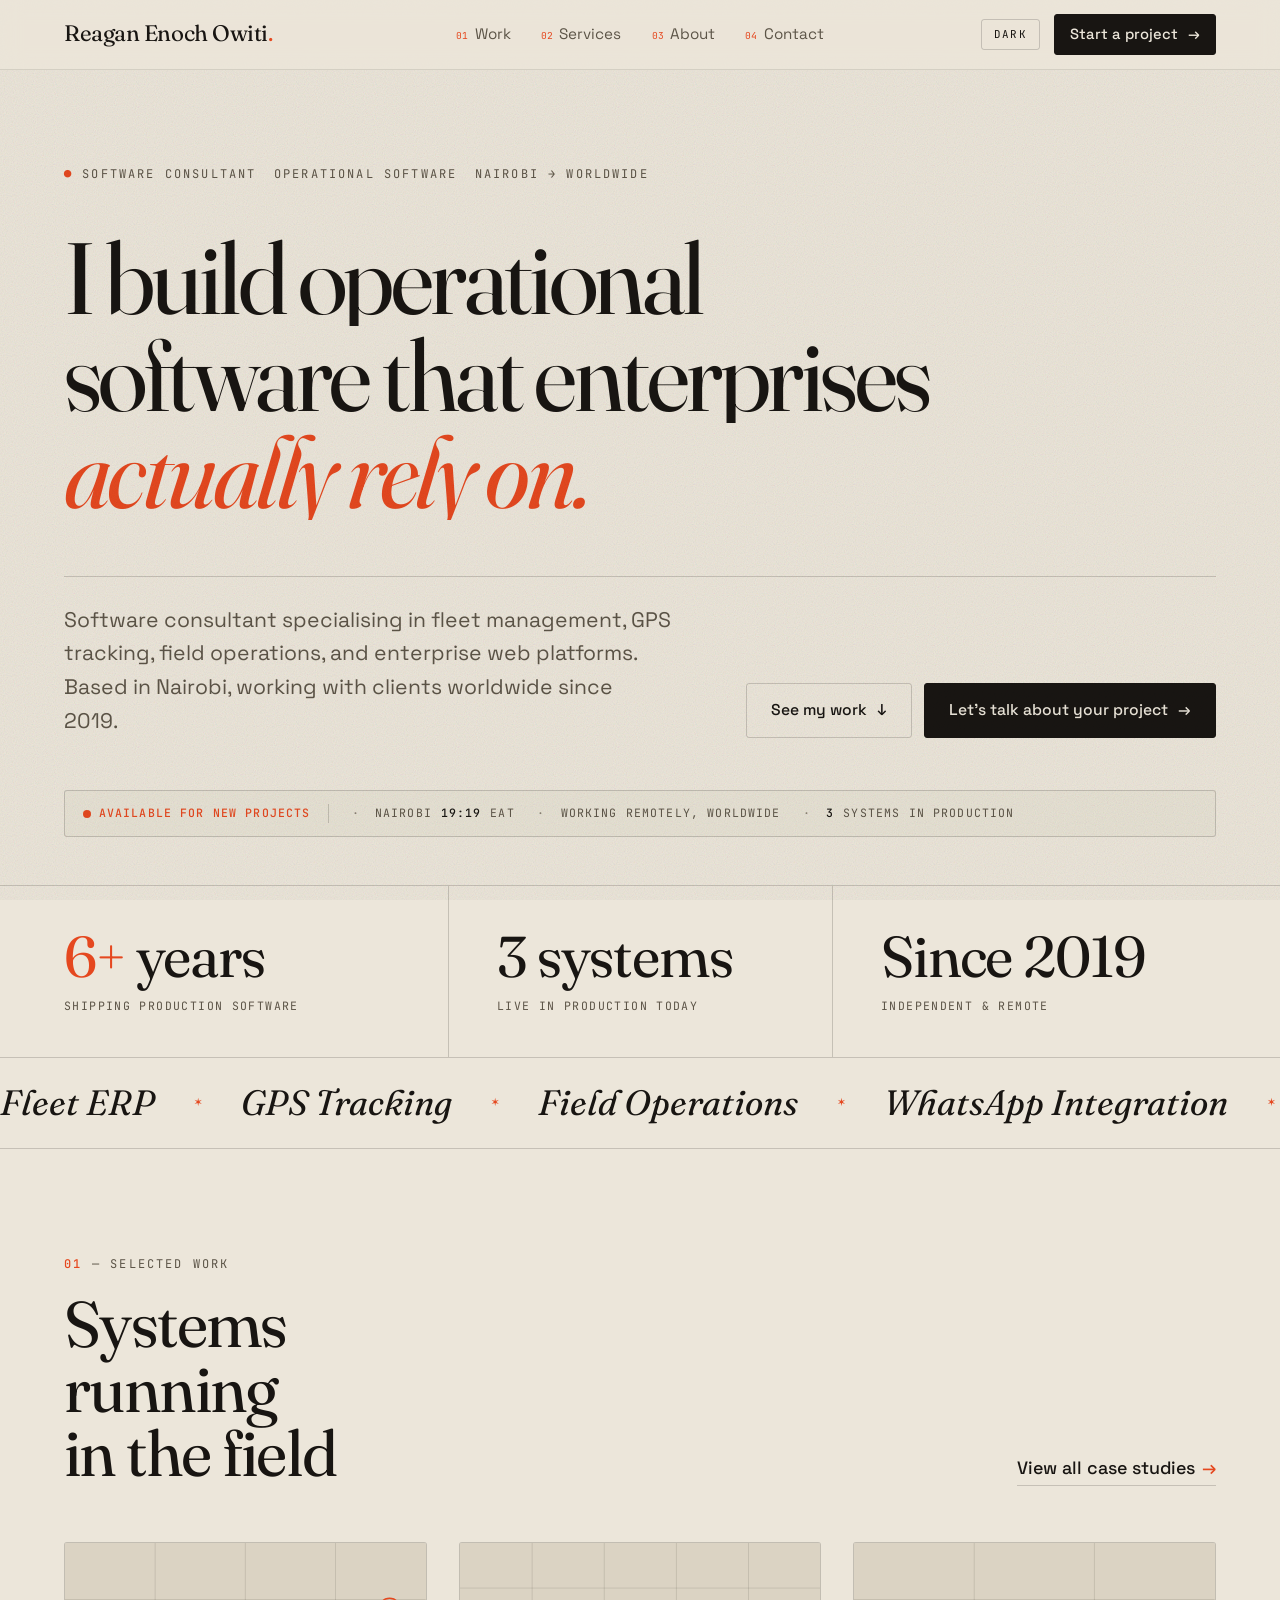
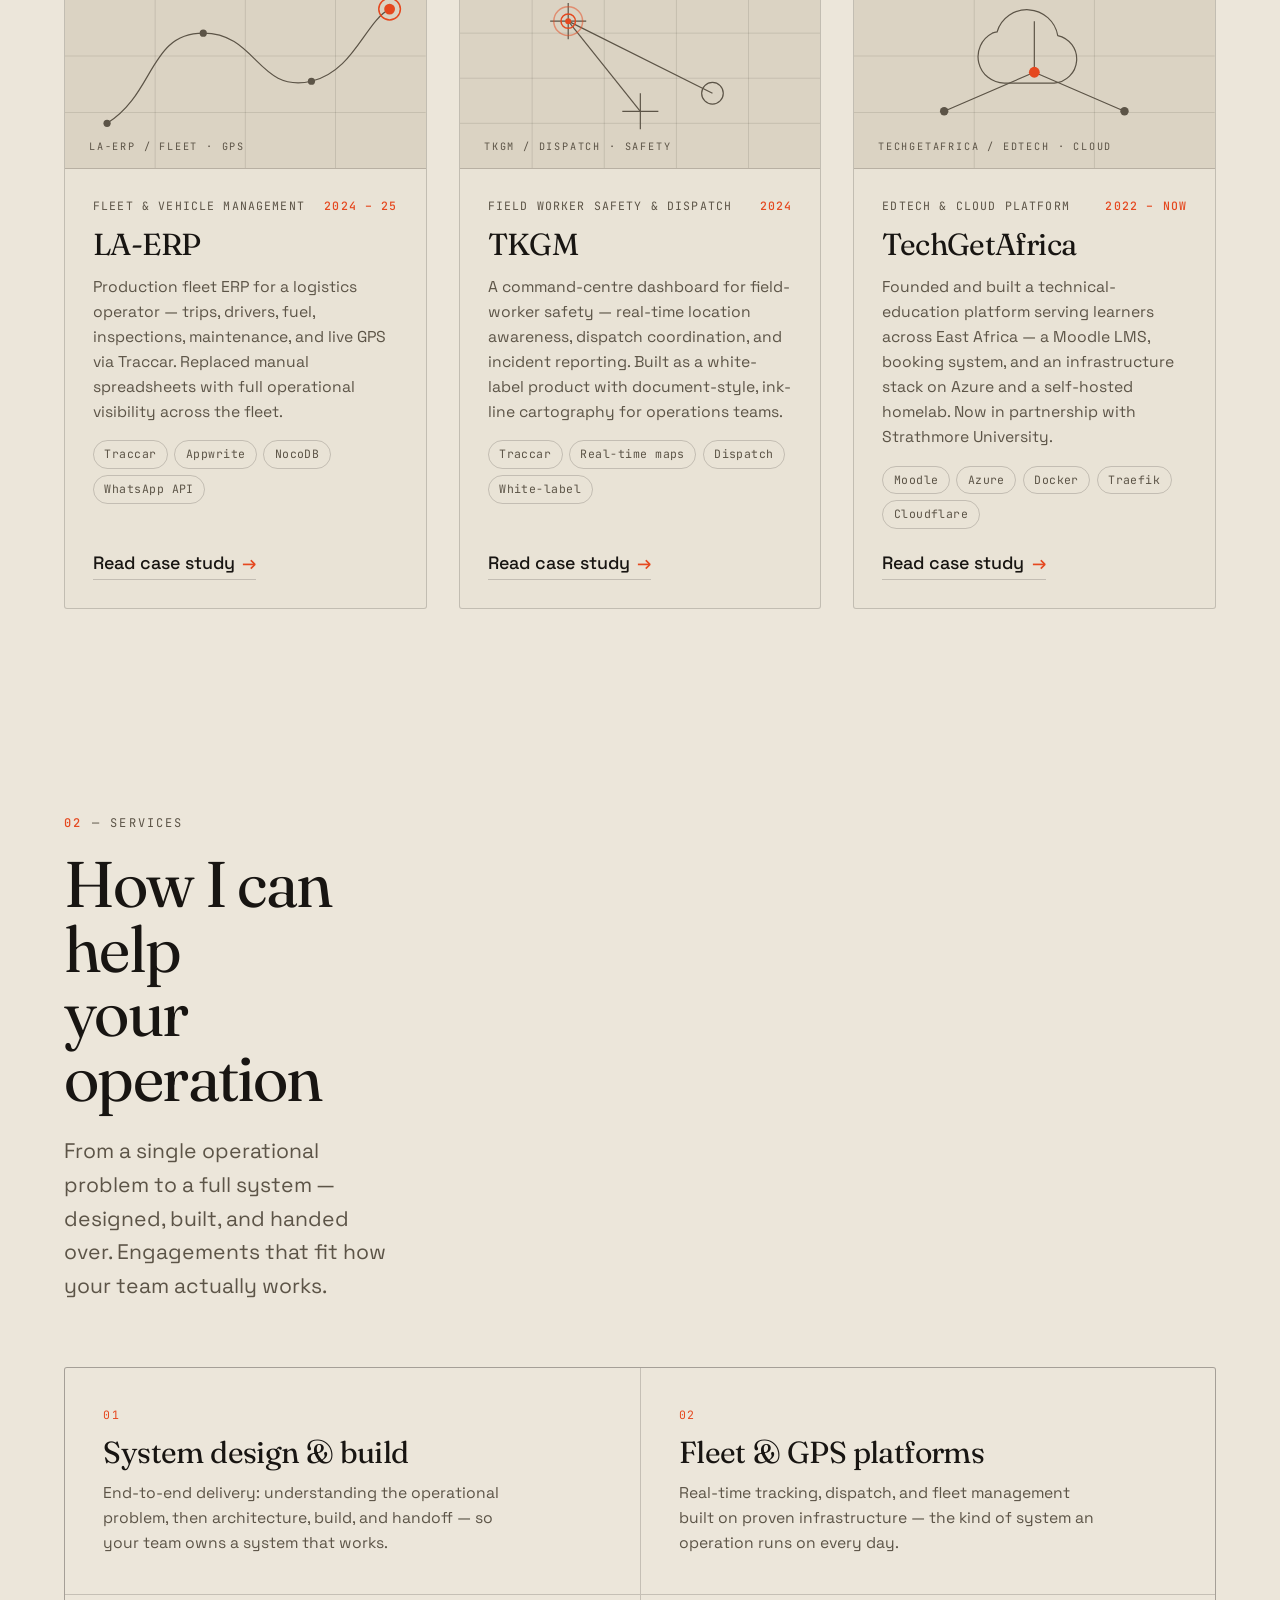
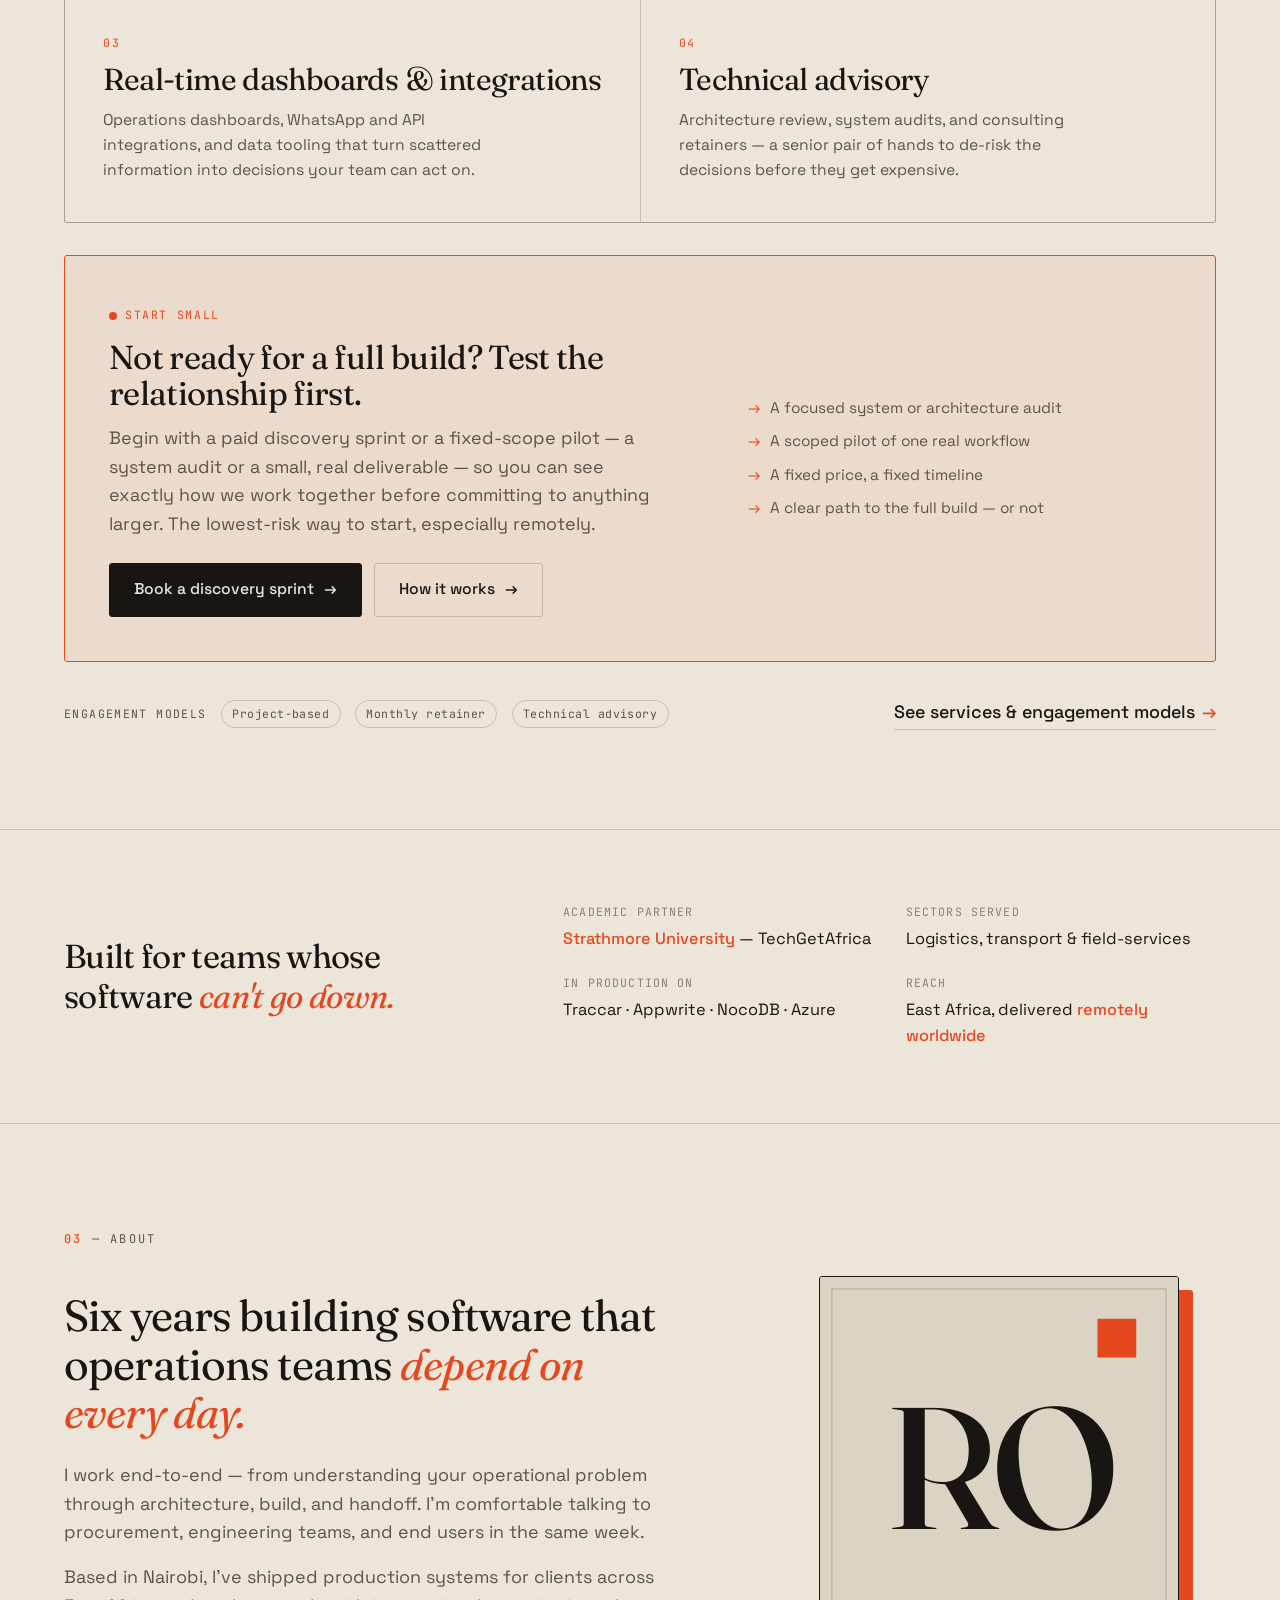
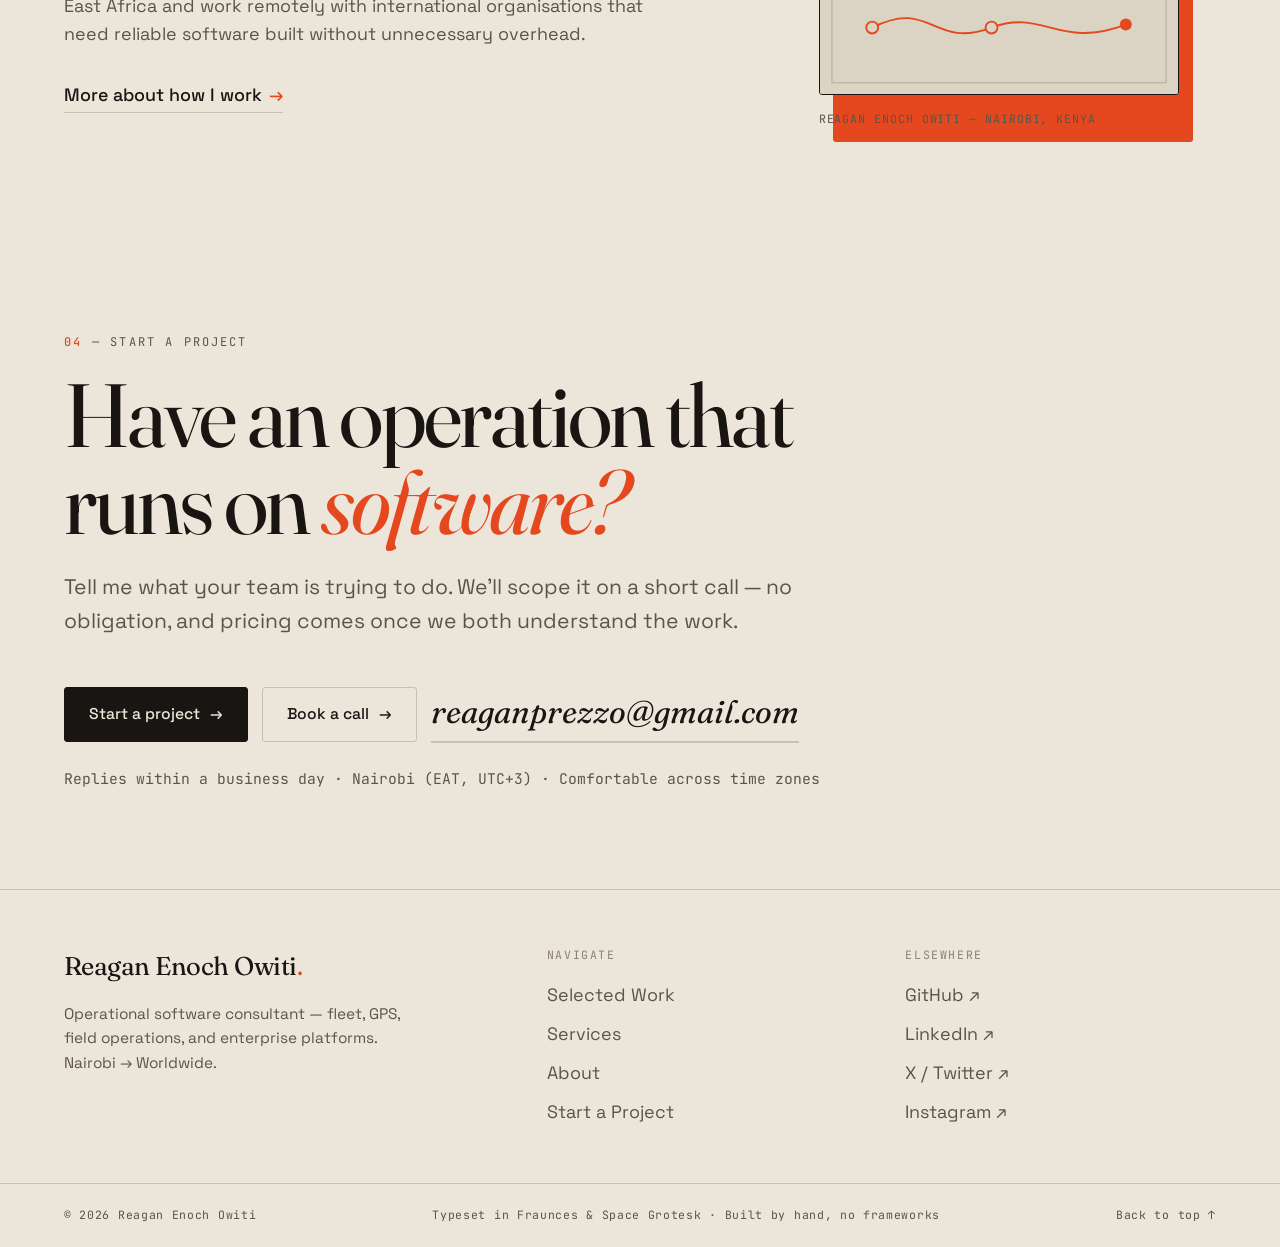
<file: index.html>
<!DOCTYPE html>
<html lang="en">
<head>
  <meta charset="UTF-8" />
  <meta name="viewport" content="width=device-width, initial-scale=1.0" />

  <title>Reagan Enoch Owiti — Operational Software Consultant</title>
  <meta name="description" content="Software consultant specialising in fleet management, GPS tracking, field operations, and enterprise web platforms. Based in Nairobi, building production systems for clients worldwide since 2019." />
  <meta name="author" content="Reagan Enoch Owiti" />
  <meta name="theme-color" content="#ECE6DA" />
  <meta property="og:type" content="website" />
  <meta property="og:title" content="Reagan Enoch Owiti — Operational Software Consultant" />
  <meta property="og:description" content="I build operational software that enterprises actually rely on — fleet, GPS, field operations, and enterprise platforms. Nairobi → Worldwide." />
  <meta property="og:image" content="assets/og-image.svg" />
  <meta name="twitter:card" content="summary_large_image" />
  <link rel="icon" type="image/svg+xml" href="assets/favicon.svg" />

  <link rel="preconnect" href="https://fonts.googleapis.com" />
  <link rel="preconnect" href="https://fonts.gstatic.com" crossorigin />
  <link href="https://fonts.googleapis.com/css2?family=Fraunces:ital,opsz,wght@0,9..144,400..600;1,9..144,400..600&family=Space+Grotesk:wght@400;500;600;700&family=JetBrains+Mono:wght@400;500&display=swap" rel="stylesheet" />

  <script>
    /* Set theme before paint to avoid flash */
    (function () {
      try {
        var t = localStorage.getItem("theme") ||
          (matchMedia("(prefers-color-scheme: dark)").matches ? "dark" : "light");
        document.documentElement.setAttribute("data-theme", t);
      } catch (e) { document.documentElement.setAttribute("data-theme", "light"); }
    })();
  </script>

  <style>
  /* =========================================================
     Reagan Enoch Owiti — Operational Software Consultant
     LOCKED DESIGN TOKENS  ·  copy this :root + [data-theme]
     block verbatim into every screen (work / services /
     about / contact) so the system stays consistent.
     Palette: warm paper · espresso ink · one accent (vermilion)
     Type: Fraunces (display) · Space Grotesk (body) · JetBrains Mono (labels)
     ========================================================= */
  :root {
    /* ---- Colour ---- */
    --paper:    #ECE6DA;
    --paper-2:  #E5DFD1;
    --paper-3:  #DBD3C3;
    --ink:      #181512;
    --ink-2:    #5C5447;
    --ink-3:    #8A8174;
    --line:     rgba(24, 21, 18, 0.18);
    --line-2:   rgba(24, 21, 18, 0.10);
    --accent:   #E5481F;
    --accent-2: #C53A16;

    /* ---- Type families ---- */
    --serif: "Fraunces", Georgia, "Times New Roman", serif;
    --sans:  "Space Grotesk", system-ui, -apple-system, sans-serif;
    --mono:  "JetBrains Mono", ui-monospace, "SF Mono", Menlo, monospace;

    /* ---- Type scale (fluid) ---- */
    --fs-micro:   0.72rem;
    --fs-eyebrow: 0.75rem;
    --fs-sm:      0.92rem;
    --fs-body:    clamp(1rem, 0.96rem + 0.2vw, 1.12rem);
    --fs-lead:    clamp(1.05rem, 0.98rem + 0.45vw, 1.32rem);
    --fs-h3:      clamp(1.3rem, 1.1rem + 1vw, 1.95rem);
    --fs-h2:      clamp(2.2rem, 1.55rem + 3.1vw, 4.4rem);
    --fs-display: clamp(2.7rem, 1.2rem + 6.4vw, 7.6rem);

    /* ---- Spacing ---- */
    --space-1: 0.5rem;
    --space-2: 0.75rem;
    --space-3: 1rem;
    --space-4: 1.5rem;
    --space-5: 2rem;
    --space-6: 3rem;
    --space-7: clamp(3rem, 8vw, 6rem);
    --section-pad: clamp(4.5rem, 11vh, 9rem);

    /* ---- Layout ---- */
    --maxw:   1380px;
    --measure: 62ch;
    --gutter: clamp(1.25rem, 5vw, 4.5rem);
    --radius: 3px;

    /* ---- Motion ---- */
    --ease: cubic-bezier(0.16, 1, 0.3, 1);
    --dur:  0.5s;
  }

  [data-theme="dark"] {
    --paper:    #14110E;
    --paper-2:  #1A1714;
    --paper-3:  #211D19;
    --ink:      #EDE6D7;
    --ink-2:    #9A9081;
    --ink-3:    #6E6557;
    --line:     rgba(237, 230, 215, 0.20);
    --line-2:   rgba(237, 230, 215, 0.10);
    --accent:   #FF5A2C;
    --accent-2: #FF7B54;
  }
  /* ===== END LOCKED TOKENS ===== */

  /* ---------- Reset ---------- */
  *, *::before, *::after { box-sizing: border-box; }
  html { -webkit-text-size-adjust: 100%; scroll-behavior: smooth; scroll-padding-top: 6rem; }
  body {
    margin: 0;
    font-family: var(--sans);
    font-size: var(--fs-body);
    line-height: 1.6;
    color: var(--ink);
    background: var(--paper);
    -webkit-font-smoothing: antialiased;
    overflow-x: hidden;
    transition: background var(--dur) var(--ease), color var(--dur) var(--ease);
  }
  img, svg { max-width: 100%; display: block; }
  a { color: inherit; text-decoration: none; }
  ul { list-style: none; margin: 0; padding: 0; }
  h1, h2, h3, h4 { margin: 0; font-weight: 400; }
  p { margin: 0; }
  ::selection { background: var(--accent); color: var(--paper); }
  :focus-visible { outline: 2px solid var(--accent); outline-offset: 3px; border-radius: 1px; }

  .skip-link {
    position: fixed; top: -120px; left: 1rem; z-index: 1000;
    background: var(--ink); color: var(--paper); padding: 0.7rem 1.1rem;
    font-family: var(--mono); font-size: var(--fs-sm);
    transition: top 0.2s var(--ease);
  }
  .skip-link:focus { top: 1rem; }

  /* ---------- Paper grain ---------- */
  .grain {
    position: fixed; inset: 0; z-index: 1; pointer-events: none; opacity: 0.5;
    background-image: url("data:image/svg+xml,%3Csvg xmlns='http://www.w3.org/2000/svg' width='160' height='160'%3E%3Cfilter id='n'%3E%3CfeTurbulence type='fractalNoise' baseFrequency='0.9' numOctaves='2' stitchTiles='stitch'/%3E%3C/filter%3E%3Crect width='100%25' height='100%25' filter='url(%23n)' opacity='0.4'/%3E%3C/svg%3E");
    mix-blend-mode: multiply;
  }
  [data-theme="dark"] .grain { mix-blend-mode: screen; opacity: 0.22; }

  /* ---------- Shared atoms ---------- */
  .wrap { max-width: var(--maxw); margin-inline: auto; padding-inline: var(--gutter); }
  .section { padding-block: var(--section-pad); }
  .eyebrow {
    display: inline-flex; align-items: center; gap: 0.6rem;
    font-family: var(--mono); font-size: var(--fs-eyebrow);
    letter-spacing: 0.18em; text-transform: uppercase; color: var(--ink-2);
  }
  .eyebrow b { color: var(--accent); font-weight: 500; }
  .dim { color: var(--ink-2); }
  .sec-head { margin-bottom: clamp(2.25rem, 5vw, 4rem); max-width: 30ch; }
  .sec-title {
    font-family: var(--serif); font-weight: 400; font-size: var(--fs-h2);
    line-height: 1.0; letter-spacing: -0.025em; margin-top: var(--space-3);
  }
  .sec-title em { font-style: italic; color: var(--accent); }
  .lede { color: var(--ink-2); font-size: var(--fs-lead); max-width: 52ch; margin-top: var(--space-4); }
  .rule { border: 0; border-top: 1px solid var(--line); }

  /* ---------- Buttons / links ---------- */
  .btn {
    display: inline-flex; align-items: center; gap: 0.6rem;
    font-family: var(--sans); font-weight: 500; font-size: 0.98rem;
    padding: 0.85rem 1.5rem; border-radius: var(--radius);
    background: var(--ink); color: var(--paper); border: 1px solid var(--ink);
    transition: background 0.3s var(--ease), color 0.3s var(--ease), border-color 0.3s var(--ease), transform 0.3s var(--ease);
  }
  .btn .arr { transition: transform 0.3s var(--ease); }
  .btn:hover { background: var(--accent); border-color: var(--accent); color: #fff; }
  .btn:hover .arr { transform: translate(3px, 0); }
  .btn--ghost { background: transparent; color: var(--ink); border-color: var(--line); }
  .btn--ghost:hover { background: transparent; color: var(--accent); border-color: var(--accent); }
  .btn--ghost:hover .arr { transform: translate(0, 3px); }

  .tlink {
    display: inline-flex; align-items: center; gap: 0.45rem;
    font-weight: 500; color: var(--ink);
    border-bottom: 1px solid var(--line); padding-bottom: 2px; width: fit-content;
    transition: color 0.25s var(--ease), border-color 0.25s var(--ease);
  }
  .tlink .arr { color: var(--accent); transition: transform 0.25s var(--ease); }
  .tlink:hover { color: var(--accent); border-color: var(--accent); }
  .tlink:hover .arr { transform: translate(3px, 0); }

  .tag {
    font-family: var(--mono); font-size: var(--fs-micro); letter-spacing: 0.04em;
    color: var(--ink-2); border: 1px solid var(--line); border-radius: 100px;
    padding: 0.25rem 0.65rem; white-space: nowrap;
  }

  /* ---------- Topbar ---------- */
  .topbar {
    position: sticky; top: 0; z-index: 100;
    display: grid; grid-template-columns: 1fr auto 1fr; align-items: center; gap: 1rem;
    padding: 0.85rem var(--gutter);
    background: color-mix(in srgb, var(--paper) 82%, transparent);
    backdrop-filter: blur(10px);
    border-bottom: 1px solid var(--line-2);
  }
  .wordmark { font-family: var(--serif); font-size: 1.4rem; letter-spacing: -0.02em; justify-self: start; white-space: nowrap; }
  .wordmark b { color: var(--accent); font-weight: 400; }
  .topnav { display: flex; gap: 1.9rem; justify-self: center; }
  .topnav a { font-size: 0.95rem; display: inline-flex; gap: 0.4rem; align-items: baseline; color: var(--ink-2); transition: color 0.25s; }
  .topnav a i { font-family: var(--mono); font-style: normal; font-size: 0.6rem; color: var(--accent); }
  .topnav a:hover, .topnav a[aria-current="page"] { color: var(--ink); }
  .topbar__right { display: flex; align-items: center; gap: 0.9rem; justify-self: end; }
  .theme {
    background: none; border: 1px solid var(--line); color: var(--ink);
    font-family: var(--mono); font-size: 0.68rem; letter-spacing: 0.1em; text-transform: uppercase;
    padding: 0.45rem 0.75rem; border-radius: var(--radius); cursor: pointer;
    transition: border-color 0.25s, color 0.25s;
  }
  .theme:hover { border-color: var(--accent); color: var(--accent); }
  .cta-mini { font-size: 0.92rem; padding: 0.5rem 0.95rem; }
  .navtoggle {
    display: none; width: 42px; height: 38px; padding: 0; cursor: pointer;
    background: none; border: 1px solid var(--line); border-radius: var(--radius);
    flex-direction: column; gap: 5px; align-items: center; justify-content: center;
  }
  .navtoggle span { display: block; width: 18px; height: 1.5px; background: var(--ink); transition: transform 0.3s var(--ease), opacity 0.3s; }
  body.nav-open .navtoggle span:nth-child(1) { transform: translateY(6.5px) rotate(45deg); }
  body.nav-open .navtoggle span:nth-child(2) { opacity: 0; }
  body.nav-open .navtoggle span:nth-child(3) { transform: translateY(-6.5px) rotate(-45deg); }

  .mobilenav { display: none; }
  .mobilenav[hidden] { display: none !important; }

  /* ---------- Hero ---------- */
  .hero { position: relative; padding-top: clamp(2.5rem, 7vw, 5.5rem); padding-bottom: clamp(1.5rem, 4vw, 3rem); }
  .hero__eyebrow { flex-wrap: wrap; gap: 1.1rem; margin-bottom: clamp(1.5rem, 4vw, 2.8rem); }
  .hero__title {
    font-family: var(--serif); font-weight: 400; font-size: var(--fs-display);
    line-height: 0.96; letter-spacing: -0.035em; max-width: 16ch;
  }
  .hero__title .line { display: block; overflow: hidden; }
  .hero__title .line > span { display: block; will-change: transform; }
  .hero__title em { font-style: italic; color: var(--accent); font-optical-sizing: auto; }
  .hero__foot {
    display: grid; grid-template-columns: 1.1fr 0.9fr; gap: clamp(1.5rem, 4vw, 3rem);
    align-items: end; margin-top: clamp(2.25rem, 5vw, 3.5rem);
    border-top: 1px solid var(--line); padding-top: 1.6rem;
  }
  .hero__lead { max-width: 48ch; color: var(--ink-2); font-size: var(--fs-lead); }
  .hero__actions { display: flex; flex-wrap: wrap; gap: 0.8rem; justify-self: end; }

  /* ---------- Signature: live systems-status bar ---------- */
  .statusbar {
    margin-top: clamp(2rem, 5vw, 3.25rem);
    display: flex; flex-wrap: wrap; align-items: center; gap: 0.6rem 1.4rem;
    padding: 0.85rem 1.1rem;
    border: 1px solid var(--line); border-radius: var(--radius);
    background: color-mix(in srgb, var(--paper-2) 60%, transparent);
    font-family: var(--mono); font-size: var(--fs-micro);
    letter-spacing: 0.1em; text-transform: uppercase; color: var(--ink-2);
  }
  .statusbar__badge {
    display: inline-flex; align-items: center; gap: 0.5rem;
    color: var(--accent); border-right: 1px solid var(--line); padding-right: 1.1rem; font-weight: 500;
  }
  .statusbar__dot {
    width: 8px; height: 8px; border-radius: 50%; background: var(--accent);
    box-shadow: 0 0 0 0 var(--accent); animation: pulse 2.4s var(--ease) infinite;
  }
  @keyframes pulse {
    0%   { box-shadow: 0 0 0 0 color-mix(in srgb, var(--accent) 55%, transparent); }
    70%, 100% { box-shadow: 0 0 0 9px transparent; }
  }
  .statusbar__item { display: inline-flex; align-items: center; gap: 0.55rem; }
  .statusbar__item::before { content: "·"; color: var(--ink-3); margin-right: 0.4rem; }
  .statusbar__item:first-of-type::before { content: none; }
  .statusbar strong { color: var(--ink); font-weight: 500; font-variant-numeric: tabular-nums; }

  /* ---------- Stats band ---------- */
  .stats { border-block: 1px solid var(--line); }
  .stats__grid { display: grid; grid-template-columns: repeat(3, 1fr); }
  .stat { padding: clamp(1.6rem, 4vw, 2.6rem) 0; }
  .stat + .stat { border-left: 1px solid var(--line); padding-left: clamp(1.25rem, 4vw, 3rem); }
  .stat__n { font-family: var(--serif); font-size: clamp(2.2rem, 4.5vw, 3.6rem); line-height: 1; letter-spacing: -0.02em; }
  .stat__n b { color: var(--accent); font-weight: 400; }
  .stat__l { font-family: var(--mono); font-size: var(--fs-micro); letter-spacing: 0.12em; text-transform: uppercase; color: var(--ink-2); margin-top: 0.7rem; }

  /* ---------- Capabilities ticker ---------- */
  .ticker { overflow: hidden; border-bottom: 1px solid var(--line); padding: 1.05rem 0; }
  .ticker__track { display: flex; align-items: center; gap: 2.4rem; width: max-content; animation: ticker 48s linear infinite; }
  .ticker__track span { font-family: var(--serif); font-style: italic; font-size: clamp(1.3rem, 3vw, 2.2rem); white-space: nowrap; }
  .ticker__track b { color: var(--accent); font-size: 0.7rem; }
  .ticker:hover .ticker__track { animation-play-state: paused; }
  @keyframes ticker { to { transform: translateX(-50%); } }

  /* ---------- Work (featured projects) ---------- */
  .work__head { display: flex; flex-wrap: wrap; gap: 1.5rem; align-items: flex-end; justify-content: space-between; margin-bottom: clamp(2rem, 5vw, 3.5rem); }
  .cards { display: grid; grid-template-columns: repeat(3, 1fr); gap: clamp(1.25rem, 2.5vw, 2rem); }
  .card {
    display: flex; flex-direction: column;
    border: 1px solid var(--line); border-radius: var(--radius); overflow: hidden;
    background: color-mix(in srgb, var(--paper-2) 50%, transparent);
    transition: transform 0.4s var(--ease), border-color 0.4s var(--ease), box-shadow 0.4s var(--ease);
  }
  .card:hover { transform: translateY(-4px); border-color: var(--ink-3); box-shadow: 0 26px 50px -34px rgba(24,21,18,0.55); }
  .card__media { aspect-ratio: 16 / 10; border-bottom: 1px solid var(--line); background: var(--paper-3); }
  .card__media svg { width: 100%; height: 100%; }
  .card__body { padding: clamp(1.25rem, 2.5vw, 1.75rem); display: flex; flex-direction: column; gap: 0.85rem; flex: 1; }
  .card__eyebrow { display: flex; justify-content: space-between; gap: 1rem; font-family: var(--mono); font-size: var(--fs-micro); letter-spacing: 0.1em; text-transform: uppercase; color: var(--ink-2); }
  .card__eyebrow b { color: var(--accent); font-weight: 500; }
  .card__title { font-family: var(--serif); font-size: var(--fs-h3); line-height: 1.05; letter-spacing: -0.02em; }
  .card__desc { color: var(--ink-2); font-size: 0.98rem; }
  .card__tags { display: flex; flex-wrap: wrap; gap: 0.4rem; margin-top: 0.1rem; }
  .card__foot { margin-top: auto; padding-top: 0.4rem; }

  /* SVG placeholder theming (project media + monogram) */
  .ph-bg { fill: var(--paper-3); }
  .ph-grid { stroke: var(--line); stroke-width: 1; fill: none; }
  .ph-ink  { stroke: var(--ink-2); stroke-width: 2; fill: none; }
  .ph-ink-f { fill: var(--ink-2); stroke: none; }
  .ph-accent { stroke: var(--accent); stroke-width: 2.5; fill: none; }
  .ph-accent-f { fill: var(--accent); stroke: none; }
  .ph-label { fill: var(--ink-2); font-family: var(--mono); font-size: 17px; letter-spacing: 3px; }

  /* ---------- Services ---------- */
  .svc-grid { display: grid; grid-template-columns: repeat(2, 1fr); gap: clamp(1px, 0.2vw, 1px); border: 1px solid var(--line); border-radius: var(--radius); overflow: hidden; background: var(--line); }
  .svc {
    background: var(--paper); padding: clamp(1.5rem, 3vw, 2.4rem);
    display: flex; flex-direction: column; gap: 0.7rem;
    transition: background 0.3s var(--ease);
  }
  .svc:hover { background: var(--paper-2); }
  .svc__n { font-family: var(--mono); font-size: var(--fs-micro); letter-spacing: 0.12em; color: var(--accent); }
  .svc__title { font-family: var(--serif); font-size: var(--fs-h3); line-height: 1.1; letter-spacing: -0.02em; }
  .svc__desc { color: var(--ink-2); font-size: 0.98rem; max-width: 42ch; }

  .starter {
    margin-top: clamp(1.25rem, 2.5vw, 2rem);
    display: grid; grid-template-columns: 1.4fr 1fr; gap: clamp(1.5rem, 4vw, 3rem); align-items: center;
    border: 1px solid var(--accent); border-radius: var(--radius);
    padding: clamp(1.5rem, 3.5vw, 2.75rem);
    background: color-mix(in srgb, var(--accent) 7%, var(--paper));
  }
  .starter__tag { display: inline-flex; align-items: center; gap: 0.5rem; font-family: var(--mono); font-size: var(--fs-micro); letter-spacing: 0.14em; text-transform: uppercase; color: var(--accent); margin-bottom: 0.9rem; }
  .starter__title { font-family: var(--serif); font-size: clamp(1.5rem, 2.6vw, 2.2rem); line-height: 1.08; letter-spacing: -0.02em; }
  .starter__desc { color: var(--ink-2); margin-top: 0.8rem; max-width: 50ch; }
  .starter__aside { display: flex; flex-direction: column; gap: 1rem; justify-self: end; align-items: flex-start; }
  .starter__list { display: flex; flex-direction: column; gap: 0.55rem; }
  .starter__list li { display: flex; gap: 0.6rem; align-items: baseline; color: var(--ink-2); font-size: 0.96rem; }
  .starter__list li::before { content: "→"; color: var(--accent); }

  .engagements { margin-top: clamp(1.5rem, 3vw, 2.25rem); display: flex; flex-wrap: wrap; align-items: center; gap: 0.6rem 0.9rem; color: var(--ink-2); }
  .engagements .tag { border-color: var(--line); }

  /* ---------- Proof band ---------- */
  .proof { border-block: 1px solid var(--line); }
  .proof__inner { display: grid; grid-template-columns: 0.8fr 1.2fr; gap: clamp(1.5rem, 5vw, 4rem); align-items: center; padding-block: clamp(2.25rem, 5vw, 3.5rem); }
  .proof__lead { font-family: var(--serif); font-size: clamp(1.4rem, 2.6vw, 2.1rem); line-height: 1.2; letter-spacing: -0.02em; }
  .proof__lead em { font-style: italic; color: var(--accent); }
  .proof__facts { display: grid; grid-template-columns: repeat(2, 1fr); gap: 1.4rem 2rem; }
  .proof__fact { display: flex; flex-direction: column; gap: 0.25rem; }
  .proof__fact dt { font-family: var(--mono); font-size: var(--fs-micro); letter-spacing: 0.1em; text-transform: uppercase; color: var(--ink-3); }
  .proof__fact dd { margin: 0; font-size: 1.02rem; color: var(--ink); }
  .proof__fact dd b { color: var(--accent); font-weight: 500; }

  /* ---------- About teaser ---------- */
  .about__grid { display: grid; grid-template-columns: 1.45fr 0.85fr; gap: clamp(2rem, 6vw, 5rem); align-items: center; }
  .about__statement { font-family: var(--serif); font-size: clamp(1.6rem, 3.4vw, 2.9rem); line-height: 1.12; letter-spacing: -0.02em; max-width: 22ch; }
  .about__statement em { font-style: italic; color: var(--accent); }
  .about__body { color: var(--ink-2); max-width: 54ch; margin-top: 1.5rem; }
  .about__body p + p { margin-top: 1rem; }
  .about__foot { margin-top: 2rem; }
  .portrait { margin: 0; position: relative; max-width: 360px; }
  .portrait::before { content: ""; position: absolute; inset: 14px -14px -14px 14px; background: var(--accent); z-index: 0; border-radius: var(--radius); }
  .portrait__frame { position: relative; z-index: 1; border: 1px solid var(--ink); border-radius: var(--radius); overflow: hidden; background: var(--paper-3); }
  .portrait__frame svg { width: 100%; height: auto; }
  .portrait figcaption { position: relative; z-index: 1; font-family: var(--mono); font-size: var(--fs-micro); letter-spacing: 0.08em; text-transform: uppercase; color: var(--ink-2); margin-top: 0.9rem; }
  .mg-bg { fill: var(--paper-3); }
  .mg-frame { stroke: var(--line); stroke-width: 1.5; fill: none; }
  .mg-ink { fill: var(--ink); }
  .mg-accent { fill: var(--accent); }
  .mg-route { stroke: var(--accent); stroke-width: 2.5; fill: none; }
  .mg-node { fill: var(--paper-3); stroke: var(--accent); stroke-width: 2.5; }

  /* ---------- Closing CTA ---------- */
  .cta { text-align: left; }
  .cta__title { font-family: var(--serif); font-size: clamp(2.4rem, 7vw, 6rem); line-height: 0.98; letter-spacing: -0.03em; max-width: 14ch; }
  .cta__title em { font-style: italic; color: var(--accent); }
  .cta__row { display: flex; flex-wrap: wrap; gap: 0.9rem; align-items: center; margin-top: clamp(2rem, 4vw, 3rem); }
  .cta__email { font-family: var(--serif); font-style: italic; font-size: clamp(1.3rem, 3vw, 2rem); border-bottom: 2px solid var(--line); padding-bottom: 0.12em; transition: color 0.3s, border-color 0.3s; }
  .cta__email:hover { color: var(--accent); border-color: var(--accent); }
  .cta__meta { margin-top: 1.5rem; color: var(--ink-2); font-family: var(--mono); font-size: var(--fs-sm); }

  /* ---------- Footer ---------- */
  .footer { border-top: 1px solid var(--line); }
  .footer__top { display: grid; grid-template-columns: 1.4fr 1fr 1fr; gap: clamp(1.75rem, 4vw, 3rem); padding-block: clamp(2.5rem, 5vw, 3.5rem); }
  .footer__brand .wordmark { font-size: 1.6rem; }
  .footer__tagline { color: var(--ink-2); margin-top: 0.9rem; max-width: 34ch; font-size: 0.96rem; }
  .footer__col h4 { font-family: var(--mono); font-size: var(--fs-micro); letter-spacing: 0.14em; text-transform: uppercase; color: var(--ink-3); margin-bottom: 1rem; }
  .footer__col ul { display: flex; flex-direction: column; gap: 0.65rem; }
  .footer__col a { color: var(--ink-2); transition: color 0.2s var(--ease), transform 0.2s var(--ease); width: fit-content; }
  .footer__col a:hover { color: var(--accent); transform: translateX(4px); }
  .footer__bar { display: flex; flex-wrap: wrap; gap: 1rem; justify-content: space-between; align-items: center; border-top: 1px solid var(--line); padding-block: 1.4rem; font-family: var(--mono); font-size: var(--fs-micro); letter-spacing: 0.06em; color: var(--ink-2); }
  .footer__bar a:hover { color: var(--accent); }

  /* ---------- Reveal-on-scroll ---------- */
  .reveal { opacity: 0; transform: translateY(22px); transition: opacity 0.8s var(--ease), transform 0.8s var(--ease); }
  .reveal.in { opacity: 1; transform: none; }

  /* ---------- Hero load animation ---------- */
  .hero__title .line > span { transform: translateY(110%); }
  html.ready .hero__title .line > span { animation: lineUp 1s var(--ease) forwards; }
  html.ready .hero__title .line:nth-child(1) > span { animation-delay: 0.05s; }
  html.ready .hero__title .line:nth-child(2) > span { animation-delay: 0.16s; }
  html.ready .hero__title .line:nth-child(3) > span { animation-delay: 0.27s; }
  @keyframes lineUp { to { transform: translateY(0); } }

  /* ---------- Responsive ---------- */
  @media (max-width: 1040px) {
    .cards { grid-template-columns: 1fr; }
    .card { flex-direction: row; }
    .card__media { aspect-ratio: auto; width: 38%; min-width: 180px; border-bottom: 0; border-right: 1px solid var(--line); }
    .card__body { flex: 1; }
  }
  @media (max-width: 900px) {
    .topnav, .topbar__right .cta-mini, .topbar__right .theme { display: none; }
    .topbar { grid-template-columns: 1fr auto; }
    .topbar__right { gap: 0.6rem; }
    .navtoggle { display: flex; }
    .mobilenav {
      display: block; position: sticky; top: 57px; z-index: 99;
      border-bottom: 1px solid var(--line);
      background: var(--paper);
      padding: 0.5rem var(--gutter) 1.25rem;
    }
    .mobilenav ul { display: flex; flex-direction: column; }
    .mobilenav ul a { display: flex; gap: 0.7rem; align-items: baseline; padding: 0.85rem 0; border-bottom: 1px solid var(--line-2); color: var(--ink); font-family: var(--serif); font-size: 1.5rem; }
    .mobilenav ul a i { font-family: var(--mono); font-style: normal; font-size: 0.7rem; color: var(--accent); }
    .mobilenav .btn { margin-top: 1.1rem; }
    .mobilenav__util { display: flex; gap: 0.8rem; margin-top: 1.1rem; }
    .hero__foot { grid-template-columns: 1fr; align-items: start; }
    .hero__actions { justify-self: start; }
    .about__grid { grid-template-columns: 1fr; }
    .portrait { max-width: 320px; }
    .proof__inner { grid-template-columns: 1fr; }
    .starter { grid-template-columns: 1fr; }
    .starter__aside { justify-self: start; }
  }
  @media (max-width: 620px) {
    .svc-grid { grid-template-columns: 1fr; }
    .stats__grid { grid-template-columns: 1fr; }
    .stat + .stat { border-left: 0; border-top: 1px solid var(--line); padding-left: 0; }
    .proof__facts { grid-template-columns: 1fr; }
    .footer__top { grid-template-columns: 1fr; }
    .card { flex-direction: column; }
    .card__media { width: 100%; aspect-ratio: 16 / 10; border-right: 0; border-bottom: 1px solid var(--line); }
  }

  /* ---------- Reduced motion ---------- */
  @media (prefers-reduced-motion: reduce) {
    html { scroll-behavior: auto; }
    *, *::before, *::after { animation-duration: 0.001ms !important; animation-iteration-count: 1 !important; transition-duration: 0.001ms !important; }
    .ticker__track { animation: none !important; transform: none !important; }
    .statusbar__dot { animation: none !important; }
    .hero__title .line > span { transform: none !important; }
    .reveal { opacity: 1 !important; transform: none !important; }
  }
  </style>
</head>
<body>
  <a class="skip-link" href="#main">Skip to content</a>
  <div class="grain" aria-hidden="true"></div>

  <!-- ===================== HEADER ===================== -->
  <header class="topbar" id="top">
    <a href="index.html" class="wordmark">Reagan Enoch Owiti<b>.</b></a>

    <nav class="topnav" aria-label="Primary">
      <a href="work.html"><i>01</i> Work</a>
      <a href="services.html"><i>02</i> Services</a>
      <a href="about.html"><i>03</i> About</a>
      <a href="contact.html"><i>04</i> Contact</a>
    </nav>

    <div class="topbar__right">
      <button class="theme js-theme" type="button" aria-label="Toggle colour theme"><span class="theme__t">Dark</span></button>
      <a href="contact.html" class="btn cta-mini">Start a project <span class="arr">→</span></a>
      <button class="navtoggle" id="navToggle" type="button" aria-label="Open menu" aria-expanded="false" aria-controls="mobileNav">
        <span></span><span></span><span></span>
      </button>
    </div>
  </header>

  <!-- mobile menu -->
  <nav class="mobilenav" id="mobileNav" aria-label="Mobile" hidden>
    <ul>
      <li><a href="work.html"><i>01</i> Work</a></li>
      <li><a href="services.html"><i>02</i> Services</a></li>
      <li><a href="about.html"><i>03</i> About</a></li>
      <li><a href="contact.html"><i>04</i> Contact</a></li>
    </ul>
    <a href="contact.html" class="btn">Start a project <span class="arr">→</span></a>
    <div class="mobilenav__util">
      <button class="theme js-theme" type="button" aria-label="Toggle colour theme"><span class="theme__t">Dark</span></button>
    </div>
  </nav>

  <main id="main">
    <!-- ===================== HERO ===================== -->
    <section class="hero wrap" aria-labelledby="hero-title">
      <p class="eyebrow hero__eyebrow">
        <span><b>●</b> Software Consultant</span>
        <span class="dim">Operational Software</span>
        <span class="dim">Nairobi → Worldwide</span>
      </p>

      <h1 class="hero__title" id="hero-title">
        <span class="line"><span>I build operational</span></span>
        <span class="line"><span>software that enterprises</span></span>
        <span class="line"><span><em>actually rely on.</em></span></span>
      </h1>

      <div class="hero__foot">
        <p class="hero__lead">
          Software consultant specialising in fleet management, GPS tracking,
          field operations, and enterprise web platforms. Based in Nairobi,
          working with clients worldwide since 2019.
        </p>
        <div class="hero__actions">
          <a href="#work" class="btn btn--ghost">See my work <span class="arr">↓</span></a>
          <a href="contact.html" class="btn">Let's talk about your project <span class="arr">→</span></a>
        </div>
      </div>

      <!-- SIGNATURE: live systems-status bar -->
      <div class="statusbar" role="status" aria-label="Current availability and status">
        <span class="statusbar__badge"><span class="statusbar__dot" aria-hidden="true"></span>Available for new projects</span>
        <span class="statusbar__item">Nairobi <strong id="nairobiTime">--:--</strong> EAT</span>
        <span class="statusbar__item">Working remotely, worldwide</span>
        <span class="statusbar__item"><strong>3</strong> systems in production</span>
      </div>
    </section>

    <!-- ===================== STATS BAND ===================== -->
    <section class="stats" aria-label="Track record">
      <div class="wrap">
        <div class="stats__grid">
          <div class="stat reveal">
            <div class="stat__n"><b>6+</b> years</div>
            <div class="stat__l">Shipping production software</div>
          </div>
          <div class="stat reveal">
            <div class="stat__n">3 systems</div>
            <div class="stat__l">Live in production today</div>
          </div>
          <div class="stat reveal">
            <div class="stat__n">Since 2019</div>
            <div class="stat__l">Independent &amp; remote</div>
          </div>
        </div>
      </div>
    </section>

    <!-- ===================== CAPABILITIES TICKER ===================== -->
    <div class="ticker" aria-label="Capabilities">
      <div class="ticker__track" aria-hidden="true">
        <span>Fleet ERP</span><b>✶</b><span>GPS Tracking</span><b>✶</b><span>Field Operations</span><b>✶</b>
        <span>WhatsApp Integration</span><b>✶</b><span>Real-time Dashboards</span><b>✶</b><span>Enterprise APIs</span><b>✶</b>
        <span>Nairobi → Worldwide</span><b>✶</b><span>Traccar</span><b>✶</b><span>Appwrite</span><b>✶</b><span>NocoDB</span><b>✶</b>
        <span>Fleet ERP</span><b>✶</b><span>GPS Tracking</span><b>✶</b><span>Field Operations</span><b>✶</b>
        <span>WhatsApp Integration</span><b>✶</b><span>Real-time Dashboards</span><b>✶</b><span>Enterprise APIs</span><b>✶</b>
        <span>Nairobi → Worldwide</span><b>✶</b><span>Traccar</span><b>✶</b><span>Appwrite</span><b>✶</b><span>NocoDB</span><b>✶</b>
      </div>
    </div>

    <!-- ===================== 01 · SELECTED WORK ===================== -->
    <section class="section wrap" id="work" aria-labelledby="work-title">
      <div class="work__head">
        <div class="sec-head" style="margin-bottom:0">
          <span class="eyebrow"><b>01</b> — Selected Work</span>
          <h2 class="sec-title" id="work-title">Systems running<br />in the field</h2>
        </div>
        <a href="work.html" class="tlink">View all case studies <span class="arr">→</span></a>
      </div>

      <ul class="cards">
        <!-- Project 1 -->
        <li class="card reveal">
          <a class="card__media" href="work.html#la-erp" aria-label="LA-ERP case study">
            <svg viewBox="0 0 600 375" role="img" aria-label="Fleet route map">
              <rect class="ph-bg" width="600" height="375"/>
              <g class="ph-grid"><path d="M0 94 H600 M0 188 H600 M0 282 H600 M150 0 V375 M300 0 V375 M450 0 V375"/></g>
              <path class="ph-ink" d="M70 300 C150 250 140 150 230 150 C320 150 320 250 410 230 C480 214 500 130 540 110"/>
              <g class="ph-ink-f"><circle cx="70" cy="300" r="6"/><circle cx="230" cy="150" r="6"/><circle cx="410" cy="230" r="6"/></g>
              <g class="ph-accent-f"><circle cx="540" cy="110" r="9"/></g>
              <path class="ph-accent" d="M540 110 m-18 0 a18 18 0 1 0 36 0 a18 18 0 1 0 -36 0"/>
              <text class="ph-label" x="40" y="345">LA-ERP / FLEET · GPS</text>
            </svg>
          </a>
          <div class="card__body">
            <div class="card__eyebrow"><span>Fleet &amp; Vehicle Management</span><b>2024 – 25</b></div>
            <h3 class="card__title">LA-ERP</h3>
            <p class="card__desc">Production fleet ERP for a logistics operator — trips, drivers, fuel, inspections, maintenance, and live GPS via Traccar. Replaced manual spreadsheets with full operational visibility across the fleet.</p>
            <div class="card__tags"><span class="tag">Traccar</span><span class="tag">Appwrite</span><span class="tag">NocoDB</span><span class="tag">WhatsApp API</span></div>
            <div class="card__foot"><a href="work.html#la-erp" class="tlink">Read case study <span class="arr">→</span></a></div>
          </div>
        </li>

        <!-- Project 2 -->
        <li class="card reveal">
          <a class="card__media" href="work.html#tkgm" aria-label="TKGM case study">
            <svg viewBox="0 0 600 375" role="img" aria-label="Dispatch command grid">
              <rect class="ph-bg" width="600" height="375"/>
              <g class="ph-grid"><path d="M0 75 H600 M0 150 H600 M0 225 H600 M0 300 H600 M120 0 V375 M240 0 V375 M360 0 V375 M480 0 V375"/></g>
              <g class="ph-ink"><path d="M180 130 L420 250"/><path d="M180 130 L300 280"/></g>
              <g class="ph-ink"><path d="M150 130 h60 M180 100 v60"/><path d="M270 280 h60 M300 250 v60"/></g>
              <circle class="ph-ink" cx="420" cy="250" r="18"/>
              <g class="ph-accent"><circle cx="180" cy="130" r="12"/><circle cx="180" cy="130" r="24" stroke-opacity="0.5"/></g>
              <circle class="ph-accent-f" cx="180" cy="130" r="5"/>
              <text class="ph-label" x="40" y="345">TKGM / DISPATCH · SAFETY</text>
            </svg>
          </a>
          <div class="card__body">
            <div class="card__eyebrow"><span>Field Worker Safety &amp; Dispatch</span><b>2024</b></div>
            <h3 class="card__title">TKGM</h3>
            <p class="card__desc">A command-centre dashboard for field-worker safety — real-time location awareness, dispatch coordination, and incident reporting. Built as a white-label product with document-style, ink-line cartography for operations teams.</p>
            <div class="card__tags"><span class="tag">Traccar</span><span class="tag">Real-time maps</span><span class="tag">Dispatch</span><span class="tag">White-label</span></div>
            <div class="card__foot"><a href="work.html#tkgm" class="tlink">Read case study <span class="arr">→</span></a></div>
          </div>
        </li>

        <!-- Project 3 -->
        <li class="card reveal">
          <a class="card__media" href="work.html#techgetafrica" aria-label="TechGetAfrica case study">
            <svg viewBox="0 0 600 375" role="img" aria-label="Cloud and learning network">
              <rect class="ph-bg" width="600" height="375"/>
              <g class="ph-grid"><path d="M0 94 H600 M0 188 H600 M0 282 H600 M200 0 V375 M400 0 V375"/></g>
              <path class="ph-ink" d="M230 150 a44 44 0 0 1 8 -2 a52 52 0 0 1 101 6 a40 40 0 0 1 -6 79 H250 a44 44 0 0 1 -20 -83 Z"/>
              <g class="ph-ink"><path d="M150 280 L300 215 M300 215 L450 280 M300 215 L300 130"/></g>
              <g class="ph-ink-f"><circle cx="150" cy="280" r="7"/><circle cx="450" cy="280" r="7"/></g>
              <g class="ph-accent-f"><circle cx="300" cy="215" r="9"/></g>
              <text class="ph-label" x="40" y="345">TECHGETAFRICA / EDTECH · CLOUD</text>
            </svg>
          </a>
          <div class="card__body">
            <div class="card__eyebrow"><span>EdTech &amp; Cloud Platform</span><b>2022 – now</b></div>
            <h3 class="card__title">TechGetAfrica</h3>
            <p class="card__desc">Founded and built a technical-education platform serving learners across East Africa — a Moodle LMS, booking system, and an infrastructure stack on Azure and a self-hosted homelab. Now in partnership with Strathmore University.</p>
            <div class="card__tags"><span class="tag">Moodle</span><span class="tag">Azure</span><span class="tag">Docker</span><span class="tag">Traefik</span><span class="tag">Cloudflare</span></div>
            <div class="card__foot"><a href="work.html#techgetafrica" class="tlink">Read case study <span class="arr">→</span></a></div>
          </div>
        </li>
      </ul>
    </section>

    <!-- ===================== 02 · SERVICES ===================== -->
    <section class="section wrap" id="services" aria-labelledby="svc-title">
      <div class="sec-head">
        <span class="eyebrow"><b>02</b> — Services</span>
        <h2 class="sec-title" id="svc-title">How I can help<br />your operation</h2>
        <p class="lede">From a single operational problem to a full system — designed, built, and handed over. Engagements that fit how your team actually works.</p>
      </div>

      <div class="svc-grid">
        <article class="svc">
          <span class="svc__n">01</span>
          <h3 class="svc__title">System design &amp; build</h3>
          <p class="svc__desc">End-to-end delivery: understanding the operational problem, then architecture, build, and handoff — so your team owns a system that works.</p>
        </article>
        <article class="svc">
          <span class="svc__n">02</span>
          <h3 class="svc__title">Fleet &amp; GPS platforms</h3>
          <p class="svc__desc">Real-time tracking, dispatch, and fleet management built on proven infrastructure — the kind of system an operation runs on every day.</p>
        </article>
        <article class="svc">
          <span class="svc__n">03</span>
          <h3 class="svc__title">Real-time dashboards &amp; integrations</h3>
          <p class="svc__desc">Operations dashboards, WhatsApp and API integrations, and data tooling that turn scattered information into decisions your team can act on.</p>
        </article>
        <article class="svc">
          <span class="svc__n">04</span>
          <h3 class="svc__title">Technical advisory</h3>
          <p class="svc__desc">Architecture review, system audits, and consulting retainers — a senior pair of hands to de-risk the decisions before they get expensive.</p>
        </article>
      </div>

      <!-- Low-friction "start small" entry point -->
      <div class="starter reveal">
        <div>
          <span class="starter__tag"><span class="statusbar__dot" aria-hidden="true"></span>Start small</span>
          <h3 class="starter__title">Not ready for a full build? Test the relationship first.</h3>
          <p class="starter__desc">Begin with a paid discovery sprint or a fixed-scope pilot — a system audit or a small, real deliverable — so you can see exactly how we work together before committing to anything larger. The lowest-risk way to start, especially remotely.</p>
          <div style="margin-top:1.5rem; display:flex; flex-wrap:wrap; gap:0.8rem;">
            <a href="contact.html" class="btn">Book a discovery sprint <span class="arr">→</span></a>
            <a href="services.html#start-small" class="btn btn--ghost">How it works <span class="arr">→</span></a>
          </div>
        </div>
        <ul class="starter__list" aria-label="What a starter engagement can be">
          <li>A focused system or architecture audit</li>
          <li>A scoped pilot of one real workflow</li>
          <li>A fixed price, a fixed timeline</li>
          <li>A clear path to the full build — or not</li>
        </ul>
      </div>

      <div class="engagements">
        <span class="dim" style="font-family:var(--mono); font-size:var(--fs-micro); letter-spacing:0.12em; text-transform:uppercase;">Engagement models</span>
        <span class="tag">Project-based</span>
        <span class="tag">Monthly retainer</span>
        <span class="tag">Technical advisory</span>
        <a href="services.html" class="tlink" style="margin-left:auto">See services &amp; engagement models <span class="arr">→</span></a>
      </div>
    </section>

    <!-- ===================== PROOF BAND (real facts only) ===================== -->
    <section class="proof" aria-label="Credibility">
      <div class="wrap proof__inner">
        <p class="proof__lead reveal">Built for teams whose<br />software <em>can't go down.</em></p>
        <dl class="proof__facts reveal">
          <div class="proof__fact"><dt>Academic partner</dt><dd><b>Strathmore University</b> — TechGetAfrica</dd></div>
          <div class="proof__fact"><dt>Sectors served</dt><dd>Logistics, transport &amp; field-services</dd></div>
          <div class="proof__fact"><dt>In production on</dt><dd>Traccar · Appwrite · NocoDB · Azure</dd></div>
          <div class="proof__fact"><dt>Reach</dt><dd>East Africa, delivered <b>remotely worldwide</b></dd></div>
        </dl>
      </div>
    </section>

    <!-- ===================== 03 · ABOUT (teaser) ===================== -->
    <section class="section wrap" id="about" aria-labelledby="about-title">
      <span class="eyebrow"><b>03</b> — About</span>
      <div class="about__grid" style="margin-top:1.5rem">
        <div>
          <p class="about__statement" id="about-title">Six years building software that operations teams <em>depend on every day.</em></p>
          <div class="about__body">
            <p>I work end-to-end — from understanding your operational problem through architecture, build, and handoff. I'm comfortable talking to procurement, engineering teams, and end users in the same week.</p>
            <p>Based in Nairobi, I've shipped production systems for clients across East Africa and work remotely with international organisations that need reliable software built without unnecessary overhead.</p>
          </div>
          <div class="about__foot">
            <a href="about.html" class="tlink">More about how I work <span class="arr">→</span></a>
          </div>
        </div>

        <figure class="portrait reveal">
          <div class="portrait__frame">
            <!-- Designed SVG monogram (swap for a real photo when available) -->
            <svg viewBox="0 0 480 560" role="img" aria-label="Monogram — Reagan Enoch Owiti">
              <rect class="mg-bg" width="480" height="560"/>
              <rect class="mg-frame" x="16" y="16" width="448" height="528"/>
              <rect class="mg-accent" x="372" y="56" width="52" height="52"/>
              <text class="mg-ink" x="240" y="338" text-anchor="middle" font-family="Fraunces, Georgia, serif" font-weight="500" font-size="232" letter-spacing="-8">RO</text>
              <!-- subtle GPS route accent -->
              <path class="mg-route" d="M70 470 C150 430 150 500 230 470 C300 444 320 500 410 466"/>
              <circle class="mg-node" cx="70" cy="470" r="8"/>
              <circle class="mg-node" cx="230" cy="470" r="8"/>
              <circle class="mg-accent" cx="410" cy="466" r="8"/>
            </svg>
          </div>
          <figcaption>Reagan Enoch Owiti — Nairobi, Kenya</figcaption>
        </figure>
      </div>
    </section>

    <!-- ===================== 04 · START A PROJECT (closing CTA) ===================== -->
    <section class="section wrap cta" id="contact" aria-labelledby="cta-title">
      <span class="eyebrow"><b>04</b> — Start a Project</span>
      <h2 class="cta__title" id="cta-title" style="margin-top:1rem">Have an operation that runs on <em>software?</em></h2>
      <p class="lede">Tell me what your team is trying to do. We'll scope it on a short call — no obligation, and pricing comes once we both understand the work.</p>

      <div class="cta__row">
        <a href="contact.html" class="btn">Start a project <span class="arr">→</span></a>
        <a href="https://cal.com/reagan-enoch-i9k0su/30min" class="btn btn--ghost" data-cal-link="reagan-enoch-i9k0su/30min" data-cal-config='{"layout":"month_view"}' target="_blank" rel="noopener">Book a call <span class="arr">→</span></a>
        <a href="mailto:reaganprezzo@gmail.com" class="cta__email">reaganprezzo@gmail.com</a>
      </div>
      <p class="cta__meta">Replies within a business day · Nairobi (EAT, UTC+3) · Comfortable across time zones</p>
    </section>
  </main>

  <!-- ===================== FOOTER ===================== -->
  <footer class="footer">
    <div class="wrap footer__top">
      <div class="footer__brand">
        <a href="index.html" class="wordmark">Reagan Enoch Owiti<b>.</b></a>
        <p class="footer__tagline">Operational software consultant — fleet, GPS, field operations, and enterprise platforms. Nairobi → Worldwide.</p>
      </div>
      <div class="footer__col">
        <h4>Navigate</h4>
        <ul>
          <li><a href="work.html">Selected Work</a></li>
          <li><a href="services.html">Services</a></li>
          <li><a href="about.html">About</a></li>
          <li><a href="contact.html">Start a Project</a></li>
        </ul>
      </div>
      <div class="footer__col">
        <h4>Elsewhere</h4>
        <ul>
          <li><a href="https://github.com/Reagandennis" target="_blank" rel="noopener">GitHub ↗</a></li>
          <li><a href="https://www.linkedin.com/in/reaganowiti/" target="_blank" rel="noopener">LinkedIn ↗</a></li>
          <li><a href="https://x.com/Reaganenochowi2" target="_blank" rel="noopener">X / Twitter ↗</a></li>
          <li><a href="https://instagram.com/founder.reagan" target="_blank" rel="noopener">Instagram ↗</a></li>
        </ul>
      </div>
    </div>
    <div class="wrap footer__bar">
      <span>© 2026 Reagan Enoch Owiti</span>
      <span>Typeset in Fraunces &amp; Space Grotesk · Built by hand, no frameworks</span>
      <a href="#top">Back to top ↑</a>
    </div>
  </footer>

  <script>
  (function () {
    "use strict";
    var root = document.documentElement;
    var reduced = matchMedia("(prefers-reduced-motion: reduce)").matches;
    var $  = function (s, c) { return (c || document).querySelector(s); };
    var $$ = function (s, c) { return Array.prototype.slice.call((c || document).querySelectorAll(s)); };

    /* hero load reveal */
    root.classList.add("ready");

    /* theme toggle (one handler for header + mobile-menu buttons) */
    function syncTheme() {
      var dark = root.getAttribute("data-theme") === "dark";
      $$(".theme__t").forEach(function (l) { l.textContent = dark ? "Light" : "Dark"; });
      var meta = $('meta[name="theme-color"]');
      if (meta) meta.setAttribute("content", dark ? "#14110E" : "#ECE6DA");
    }
    syncTheme();
    $$(".js-theme").forEach(function (btn) {
      btn.addEventListener("click", function () {
        var next = root.getAttribute("data-theme") === "dark" ? "light" : "dark";
        root.setAttribute("data-theme", next);
        try { localStorage.setItem("theme", next); } catch (e) {}
        syncTheme();
      });
    });

    /* mobile nav */
    var navBtn = $("#navToggle"), mnav = $("#mobileNav");
    if (navBtn && mnav) {
      navBtn.addEventListener("click", function () {
        var open = navBtn.getAttribute("aria-expanded") === "true";
        navBtn.setAttribute("aria-expanded", String(!open));
        navBtn.setAttribute("aria-label", open ? "Open menu" : "Close menu");
        mnav.hidden = open;
        document.body.classList.toggle("nav-open", !open);
      });
      $$("a", mnav).forEach(function (a) {
        a.addEventListener("click", function () {
          navBtn.setAttribute("aria-expanded", "false");
          navBtn.setAttribute("aria-label", "Open menu");
          mnav.hidden = true;
          document.body.classList.remove("nav-open");
        });
      });
    }

    /* scroll reveal */
    var reveals = $$(".reveal");
    if (reduced || !("IntersectionObserver" in window)) {
      reveals.forEach(function (el) { el.classList.add("in"); });
    } else {
      var io = new IntersectionObserver(function (entries, obs) {
        entries.forEach(function (e) {
          if (e.isIntersecting) { e.target.classList.add("in"); obs.unobserve(e.target); }
        });
      }, { threshold: 0.12, rootMargin: "0px 0px -5% 0px" });
      reveals.forEach(function (el) { io.observe(el); });
    }

    /* live Nairobi clock (EAT, UTC+3) — informational, not decorative */
    var timeEl = $("#nairobiTime");
    function tick() {
      if (!timeEl) return;
      try {
        timeEl.textContent = new Intl.DateTimeFormat("en-GB", {
          hour: "2-digit", minute: "2-digit", hour12: false, timeZone: "Africa/Nairobi"
        }).format(new Date());
      } catch (e) { timeEl.textContent = ""; }
    }
    tick();
    setInterval(tick, 15000);
  })();
  </script>

  <!-- Cal.com embed — popup scheduling on every "Book a call" button -->
  <script type="text/javascript">
    (function (C, A, L) { let p = function (a, ar) { a.q.push(ar); }; let d = C.document; C.Cal = C.Cal || function () { let cal = C.Cal; let ar = arguments; if (!cal.loaded) { cal.ns = {}; cal.q = cal.q || []; d.head.appendChild(d.createElement("script")).src = A; cal.loaded = true; } if (ar[0] === L) { const api = function () { p(api, arguments); }; const namespace = ar[1]; api.q = api.q || []; if (typeof namespace === "string") { cal.ns[namespace] = cal.ns[namespace] || api; p(cal.ns[namespace], ar); p(cal, ["initNamespace", namespace]); } else p(cal, ar); return; } p(cal, ar); }; })(window, "https://app.cal.com/embed/embed.js", "init");
    Cal("init", { origin: "https://cal.com" });
    Cal("ui", {
      hideEventTypeDetails: false,
      layout: "month_view",
      theme: document.documentElement.getAttribute("data-theme") === "dark" ? "dark" : "light",
      cssVarsPerTheme: { light: { "cal-brand": "#E5481F" }, dark: { "cal-brand": "#FF5A2C" } }
    });
  </script>
</body>
</html>
</file>
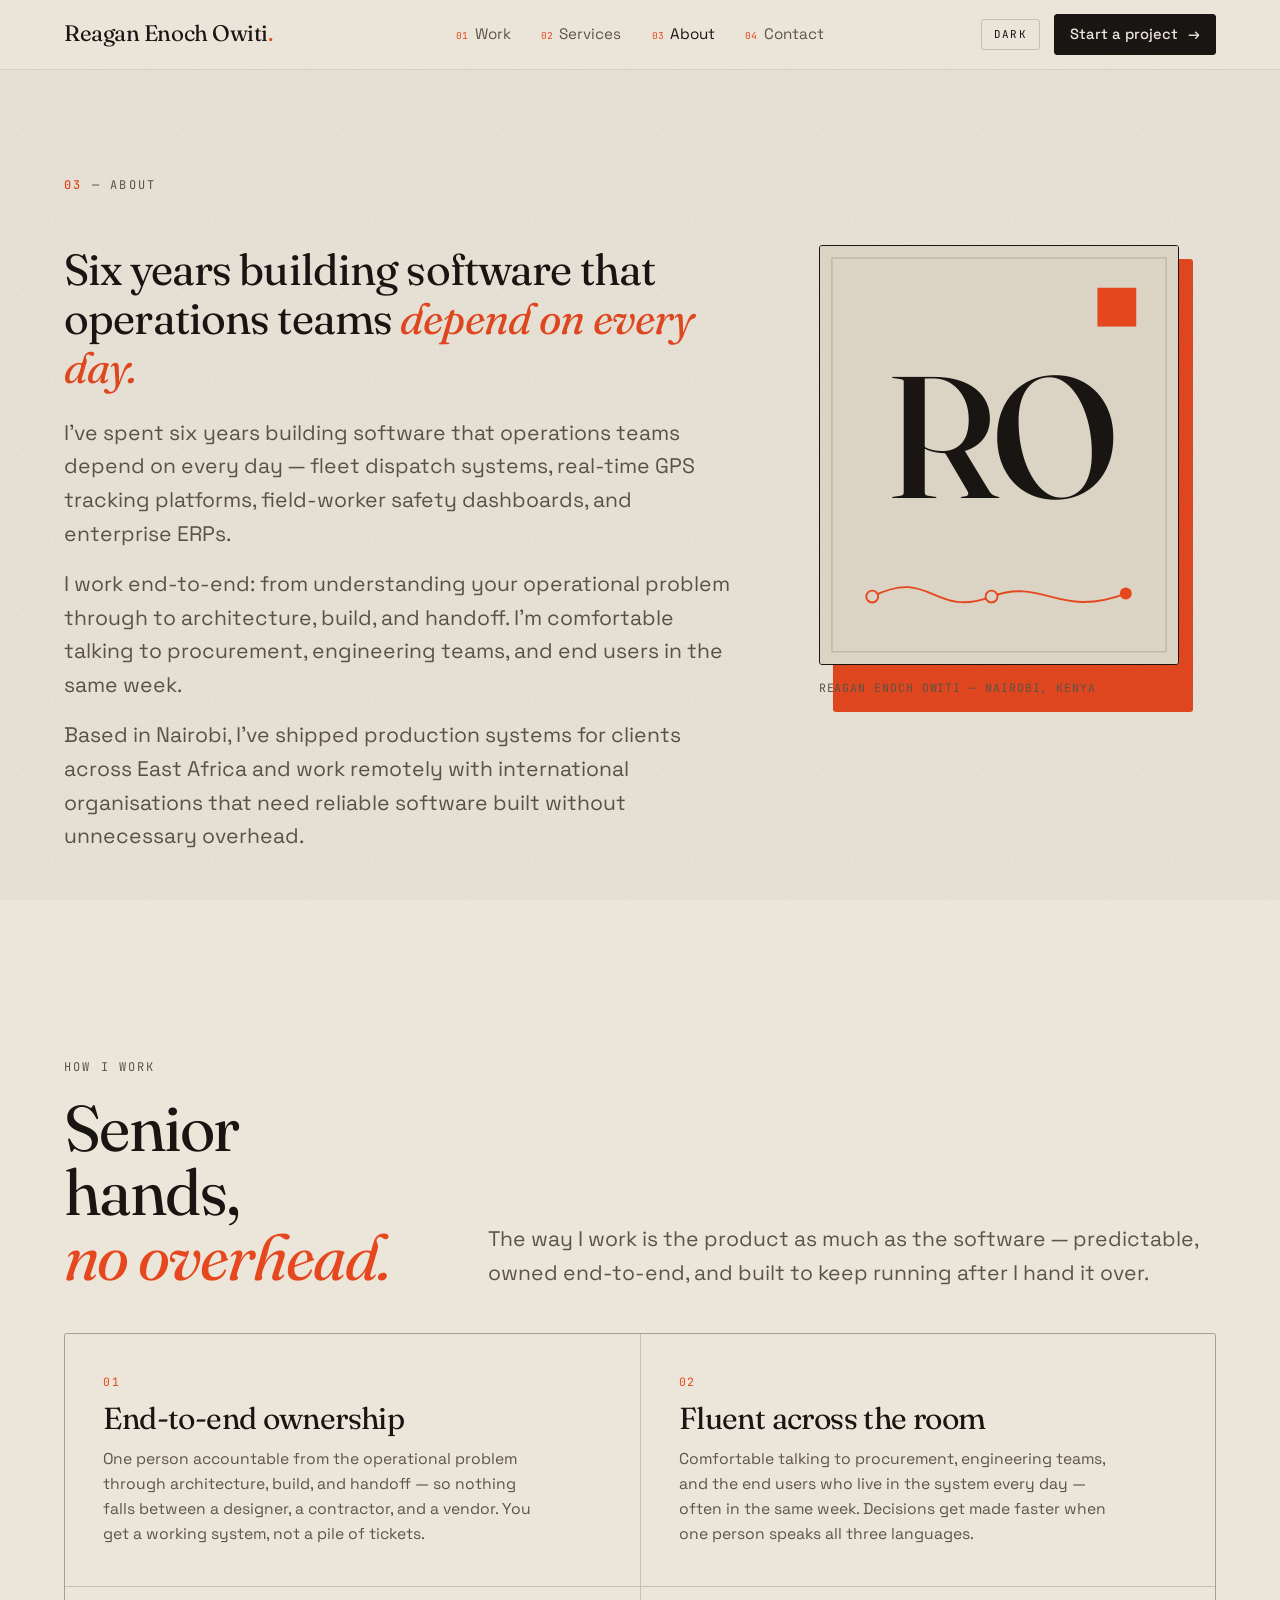
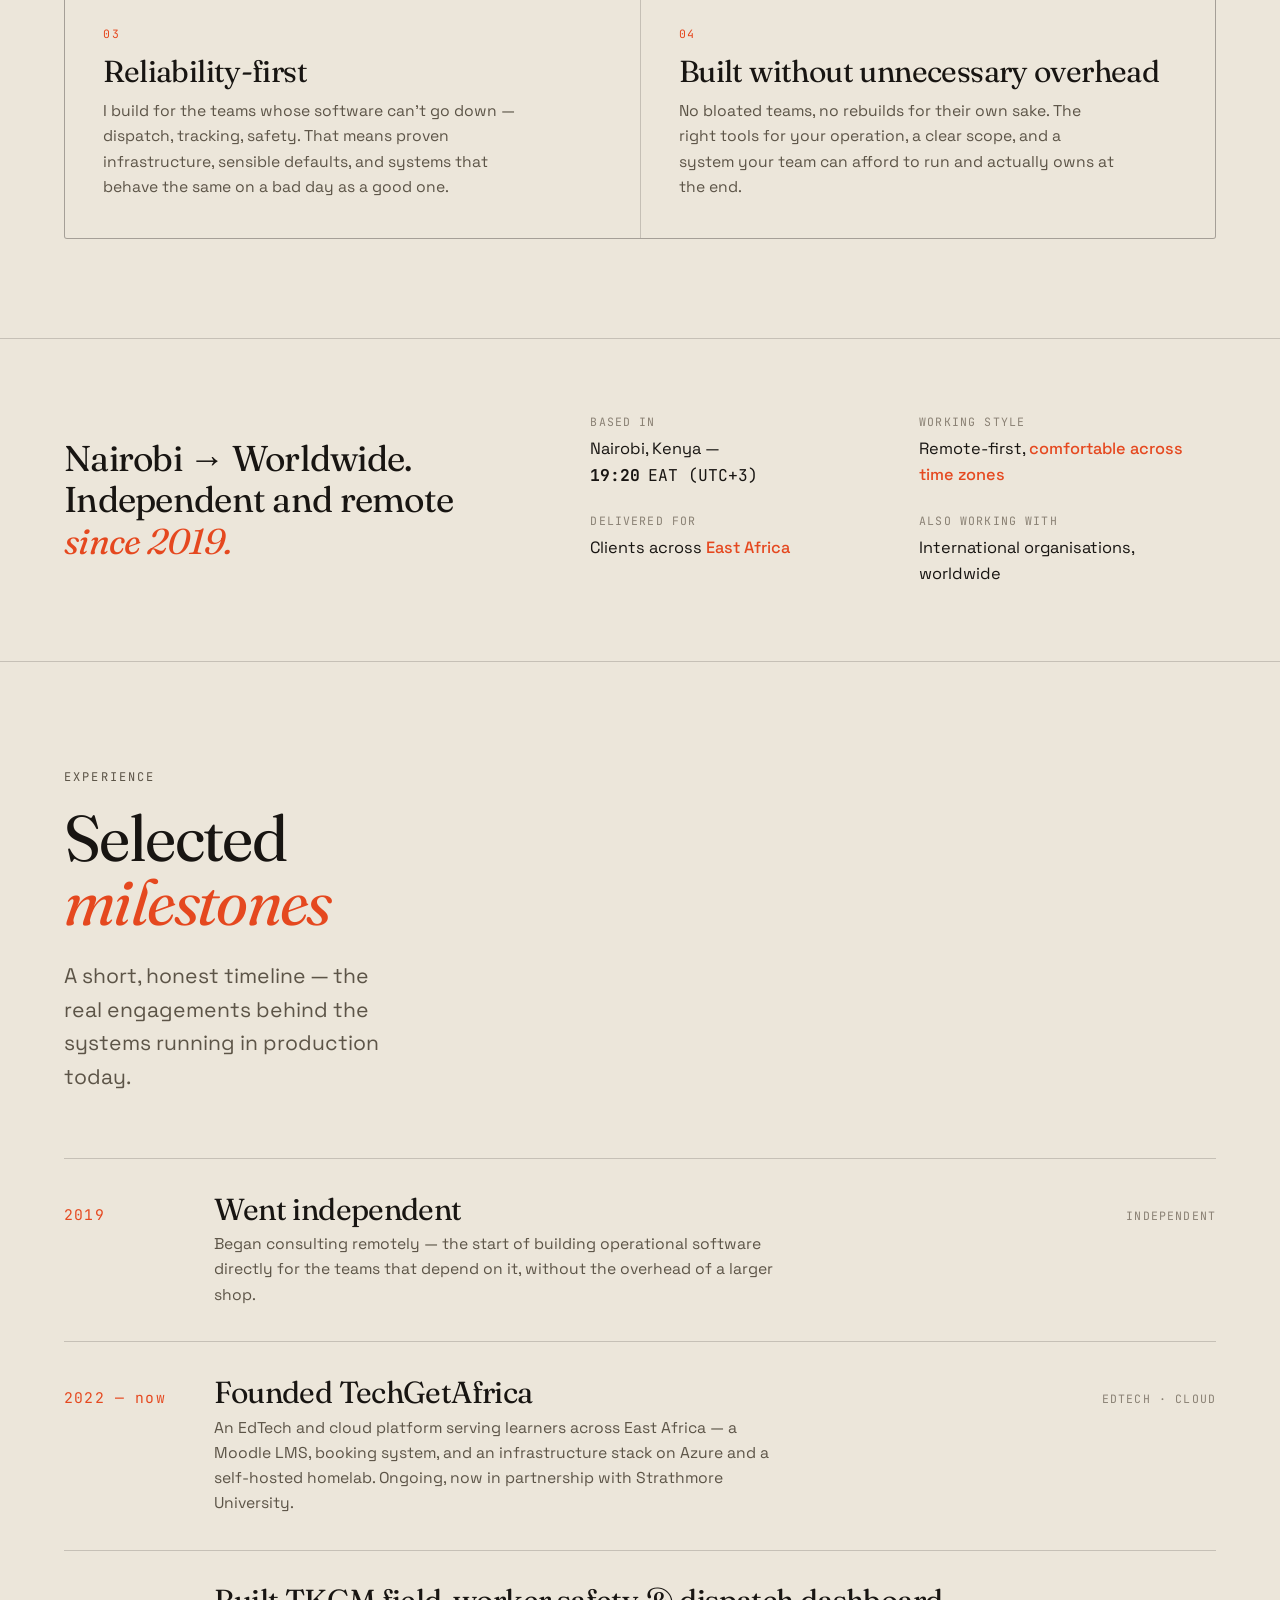
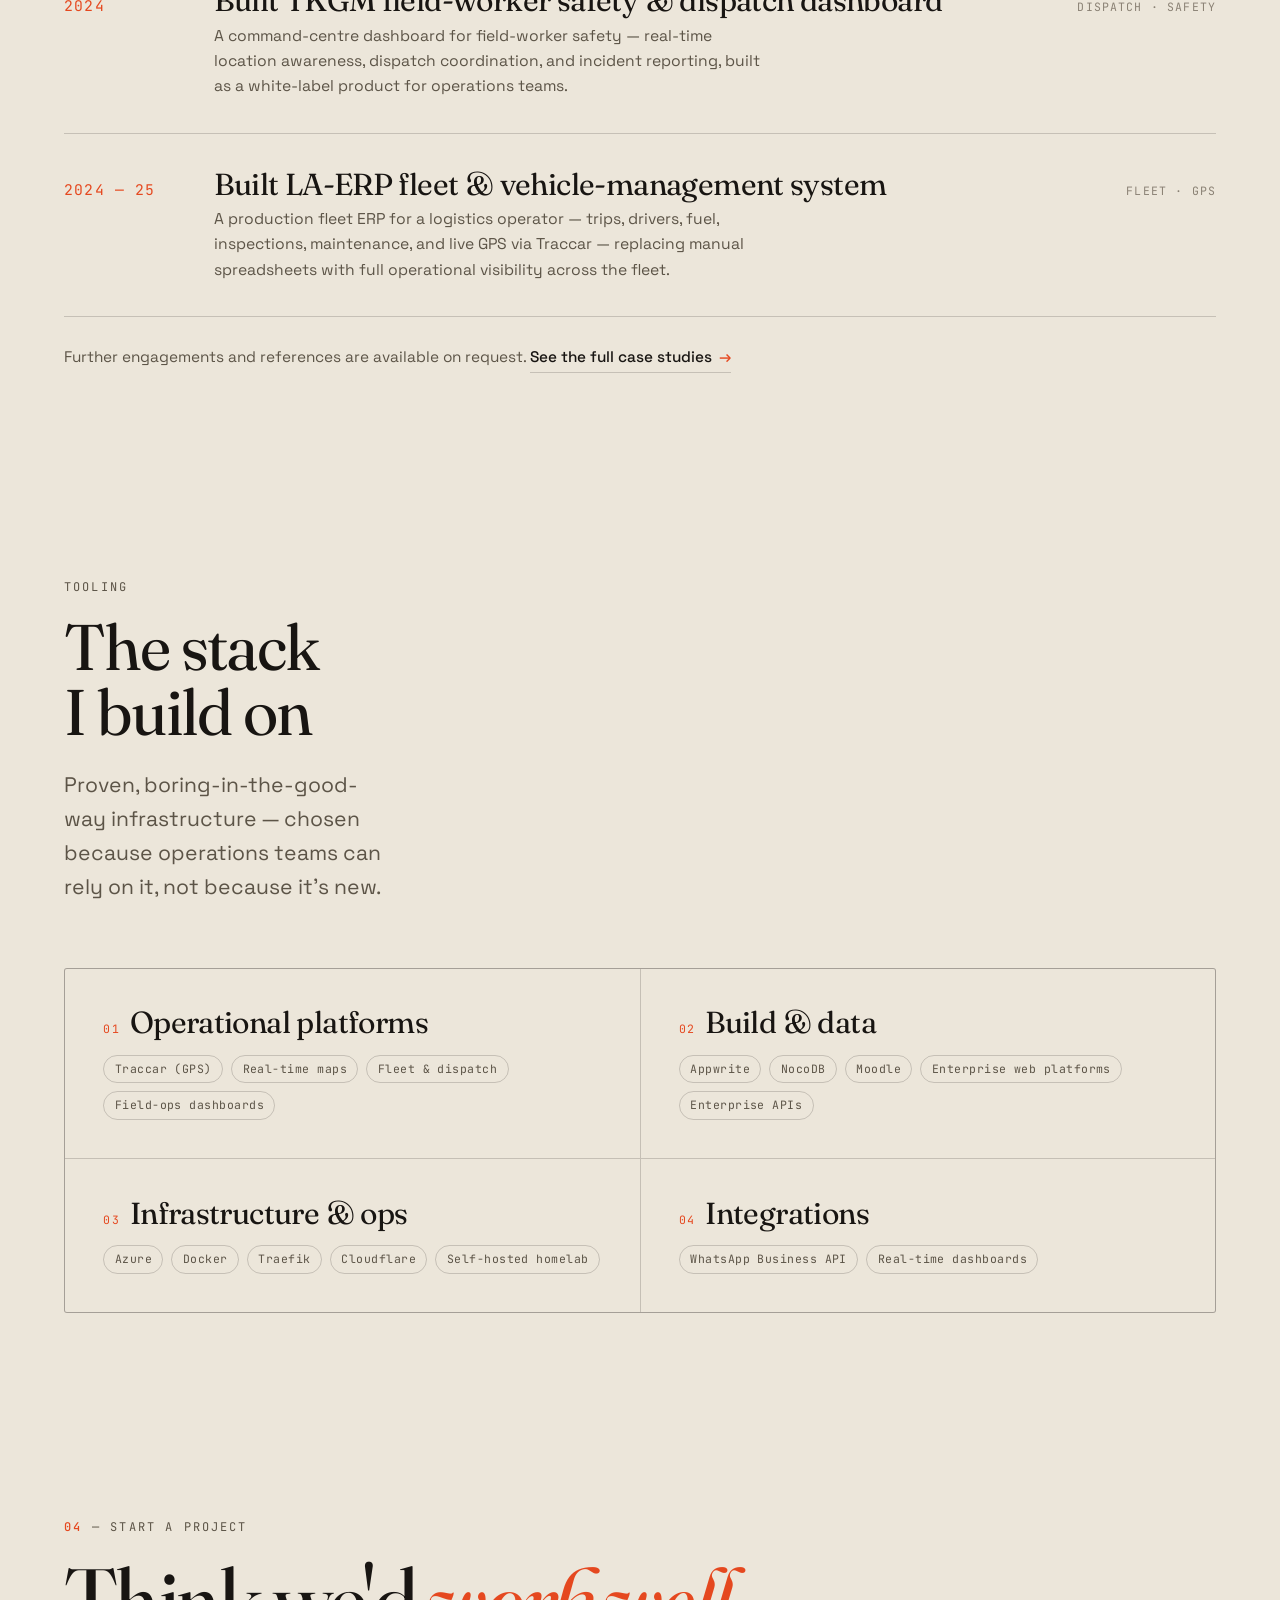
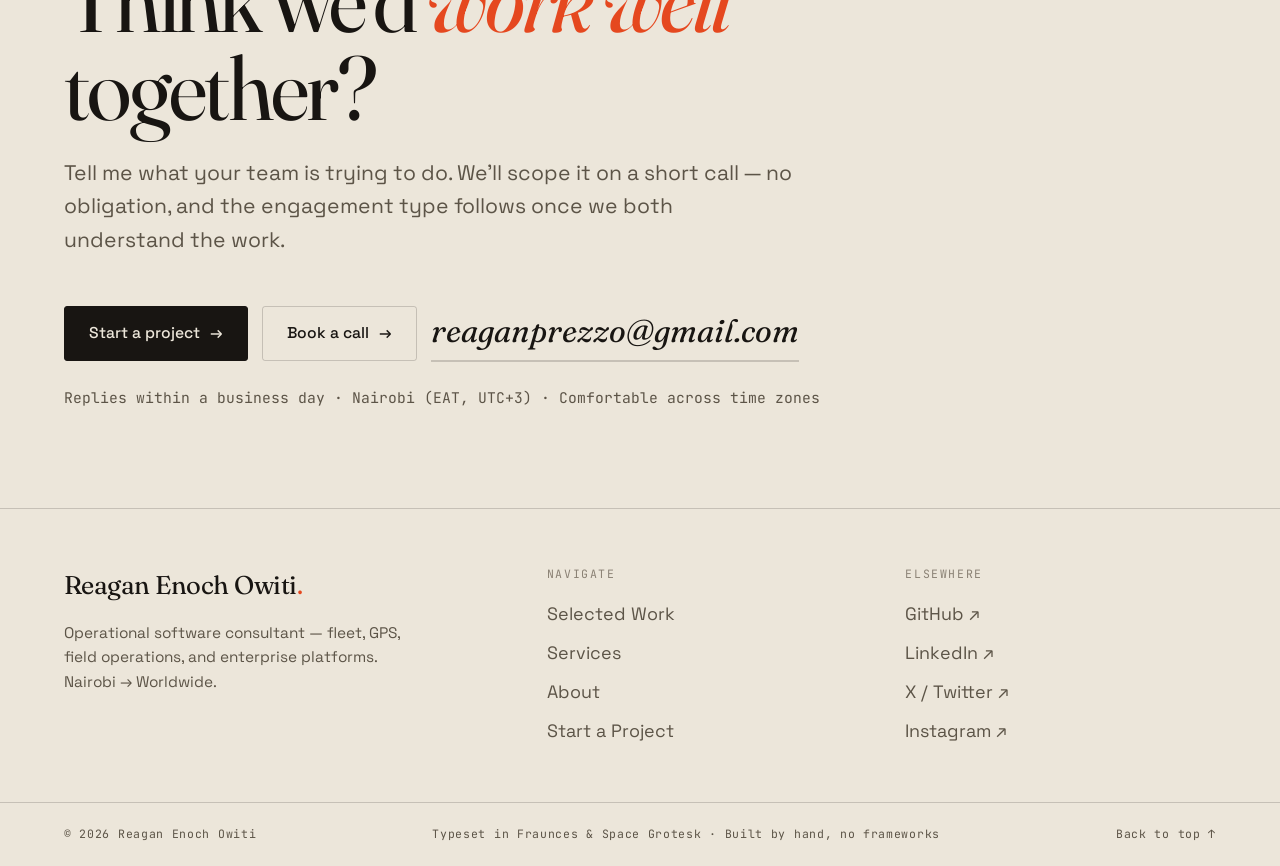
<file: about.html>
<!DOCTYPE html>
<html lang="en">
<head>
  <meta charset="UTF-8" />
  <meta name="viewport" content="width=device-width, initial-scale=1.0" />

  <title>About — Reagan Enoch Owiti</title>
  <meta name="description" content="Six years building operational software that teams depend on — fleet, GPS, field operations, and enterprise ERPs. End-to-end ownership, reliability-first, Nairobi to worldwide and remote since 2019." />
  <meta name="author" content="Reagan Enoch Owiti" />
  <meta name="theme-color" content="#ECE6DA" />
  <meta property="og:type" content="website" />
  <meta property="og:title" content="About — Reagan Enoch Owiti" />
  <meta property="og:description" content="Operational software consultant, independent since 2019. End-to-end ownership, reliability-first, built without unnecessary overhead. Nairobi → Worldwide." />
  <meta property="og:image" content="assets/og-image.svg" />
  <meta name="twitter:card" content="summary_large_image" />
  <link rel="icon" type="image/svg+xml" href="assets/favicon.svg" />

  <link rel="preconnect" href="https://fonts.googleapis.com" />
  <link rel="preconnect" href="https://fonts.gstatic.com" crossorigin />
  <link href="https://fonts.googleapis.com/css2?family=Fraunces:ital,opsz,wght@0,9..144,400..600;1,9..144,400..600&family=Space+Grotesk:wght@400;500;600;700&family=JetBrains+Mono:wght@400;500&display=swap" rel="stylesheet" />

  <script>
    /* Set theme before paint to avoid flash */
    (function () {
      try {
        var t = localStorage.getItem("theme") ||
          (matchMedia("(prefers-color-scheme: dark)").matches ? "dark" : "light");
        document.documentElement.setAttribute("data-theme", t);
      } catch (e) { document.documentElement.setAttribute("data-theme", "light"); }
    })();
  </script>

  <style>
  /* =========================================================
     Reagan Enoch Owiti — Operational Software Consultant
     LOCKED DESIGN TOKENS  ·  copy this :root + [data-theme]
     block verbatim into every screen (work / services /
     about / contact) so the system stays consistent.
     Palette: warm paper · espresso ink · one accent (vermilion)
     Type: Fraunces (display) · Space Grotesk (body) · JetBrains Mono (labels)
     ========================================================= */
  :root {
    /* ---- Colour ---- */
    --paper:    #ECE6DA;
    --paper-2:  #E5DFD1;
    --paper-3:  #DBD3C3;
    --ink:      #181512;
    --ink-2:    #5C5447;
    --ink-3:    #8A8174;
    --line:     rgba(24, 21, 18, 0.18);
    --line-2:   rgba(24, 21, 18, 0.10);
    --accent:   #E5481F;
    --accent-2: #C53A16;

    /* ---- Type families ---- */
    --serif: "Fraunces", Georgia, "Times New Roman", serif;
    --sans:  "Space Grotesk", system-ui, -apple-system, sans-serif;
    --mono:  "JetBrains Mono", ui-monospace, "SF Mono", Menlo, monospace;

    /* ---- Type scale (fluid) ---- */
    --fs-micro:   0.72rem;
    --fs-eyebrow: 0.75rem;
    --fs-sm:      0.92rem;
    --fs-body:    clamp(1rem, 0.96rem + 0.2vw, 1.12rem);
    --fs-lead:    clamp(1.05rem, 0.98rem + 0.45vw, 1.32rem);
    --fs-h3:      clamp(1.3rem, 1.1rem + 1vw, 1.95rem);
    --fs-h2:      clamp(2.2rem, 1.55rem + 3.1vw, 4.4rem);
    --fs-display: clamp(2.7rem, 1.2rem + 6.4vw, 7.6rem);

    /* ---- Spacing ---- */
    --space-1: 0.5rem;
    --space-2: 0.75rem;
    --space-3: 1rem;
    --space-4: 1.5rem;
    --space-5: 2rem;
    --space-6: 3rem;
    --space-7: clamp(3rem, 8vw, 6rem);
    --section-pad: clamp(4.5rem, 11vh, 9rem);

    /* ---- Layout ---- */
    --maxw:   1380px;
    --measure: 62ch;
    --gutter: clamp(1.25rem, 5vw, 4.5rem);
    --radius: 3px;

    /* ---- Motion ---- */
    --ease: cubic-bezier(0.16, 1, 0.3, 1);
    --dur:  0.5s;
  }

  [data-theme="dark"] {
    --paper:    #14110E;
    --paper-2:  #1A1714;
    --paper-3:  #211D19;
    --ink:      #EDE6D7;
    --ink-2:    #9A9081;
    --ink-3:    #6E6557;
    --line:     rgba(237, 230, 215, 0.20);
    --line-2:   rgba(237, 230, 215, 0.10);
    --accent:   #FF5A2C;
    --accent-2: #FF7B54;
  }
  /* ===== END LOCKED TOKENS ===== */

  /* ---------- Reset ---------- */
  *, *::before, *::after { box-sizing: border-box; }
  html { -webkit-text-size-adjust: 100%; scroll-behavior: smooth; scroll-padding-top: 6rem; }
  body {
    margin: 0;
    font-family: var(--sans);
    font-size: var(--fs-body);
    line-height: 1.6;
    color: var(--ink);
    background: var(--paper);
    -webkit-font-smoothing: antialiased;
    overflow-x: hidden;
    transition: background var(--dur) var(--ease), color var(--dur) var(--ease);
  }
  img, svg { max-width: 100%; display: block; }
  a { color: inherit; text-decoration: none; }
  ul { list-style: none; margin: 0; padding: 0; }
  h1, h2, h3, h4 { margin: 0; font-weight: 400; }
  p { margin: 0; }
  ::selection { background: var(--accent); color: var(--paper); }
  :focus-visible { outline: 2px solid var(--accent); outline-offset: 3px; border-radius: 1px; }

  .skip-link {
    position: fixed; top: -120px; left: 1rem; z-index: 1000;
    background: var(--ink); color: var(--paper); padding: 0.7rem 1.1rem;
    font-family: var(--mono); font-size: var(--fs-sm);
    transition: top 0.2s var(--ease);
  }
  .skip-link:focus { top: 1rem; }

  /* ---------- Paper grain ---------- */
  .grain {
    position: fixed; inset: 0; z-index: 1; pointer-events: none; opacity: 0.5;
    background-image: url("data:image/svg+xml,%3Csvg xmlns='http://www.w3.org/2000/svg' width='160' height='160'%3E%3Cfilter id='n'%3E%3CfeTurbulence type='fractalNoise' baseFrequency='0.9' numOctaves='2' stitchTiles='stitch'/%3E%3C/filter%3E%3Crect width='100%25' height='100%25' filter='url(%23n)' opacity='0.4'/%3E%3C/svg%3E");
    mix-blend-mode: multiply;
  }
  [data-theme="dark"] .grain { mix-blend-mode: screen; opacity: 0.22; }

  /* ---------- Shared atoms ---------- */
  .wrap { max-width: var(--maxw); margin-inline: auto; padding-inline: var(--gutter); }
  .section { padding-block: var(--section-pad); }
  .eyebrow {
    display: inline-flex; align-items: center; gap: 0.6rem;
    font-family: var(--mono); font-size: var(--fs-eyebrow);
    letter-spacing: 0.18em; text-transform: uppercase; color: var(--ink-2);
  }
  .eyebrow b { color: var(--accent); font-weight: 500; }
  .dim { color: var(--ink-2); }
  .sec-head { margin-bottom: clamp(2.25rem, 5vw, 4rem); max-width: 30ch; }
  .sec-title {
    font-family: var(--serif); font-weight: 400; font-size: var(--fs-h2);
    line-height: 1.0; letter-spacing: -0.025em; margin-top: var(--space-3);
  }
  .sec-title em { font-style: italic; color: var(--accent); }
  .lede { color: var(--ink-2); font-size: var(--fs-lead); max-width: 52ch; margin-top: var(--space-4); }
  .rule { border: 0; border-top: 1px solid var(--line); }

  /* ---------- Buttons / links ---------- */
  .btn {
    display: inline-flex; align-items: center; gap: 0.6rem;
    font-family: var(--sans); font-weight: 500; font-size: 0.98rem;
    padding: 0.85rem 1.5rem; border-radius: var(--radius);
    background: var(--ink); color: var(--paper); border: 1px solid var(--ink);
    transition: background 0.3s var(--ease), color 0.3s var(--ease), border-color 0.3s var(--ease), transform 0.3s var(--ease);
  }
  .btn .arr { transition: transform 0.3s var(--ease); }
  .btn:hover { background: var(--accent); border-color: var(--accent); color: #fff; }
  .btn:hover .arr { transform: translate(3px, 0); }
  .btn--ghost { background: transparent; color: var(--ink); border-color: var(--line); }
  .btn--ghost:hover { background: transparent; color: var(--accent); border-color: var(--accent); }
  .btn--ghost:hover .arr { transform: translate(0, 3px); }

  .tlink {
    display: inline-flex; align-items: center; gap: 0.45rem;
    font-weight: 500; color: var(--ink);
    border-bottom: 1px solid var(--line); padding-bottom: 2px; width: fit-content;
    transition: color 0.25s var(--ease), border-color 0.25s var(--ease);
  }
  .tlink .arr { color: var(--accent); transition: transform 0.25s var(--ease); }
  .tlink:hover { color: var(--accent); border-color: var(--accent); }
  .tlink:hover .arr { transform: translate(3px, 0); }

  .tag {
    font-family: var(--mono); font-size: var(--fs-micro); letter-spacing: 0.04em;
    color: var(--ink-2); border: 1px solid var(--line); border-radius: 100px;
    padding: 0.25rem 0.65rem; white-space: nowrap;
  }

  /* ---------- Topbar ---------- */
  .topbar {
    position: sticky; top: 0; z-index: 100;
    display: grid; grid-template-columns: 1fr auto 1fr; align-items: center; gap: 1rem;
    padding: 0.85rem var(--gutter);
    background: color-mix(in srgb, var(--paper) 82%, transparent);
    backdrop-filter: blur(10px);
    border-bottom: 1px solid var(--line-2);
  }
  .wordmark { font-family: var(--serif); font-size: 1.4rem; letter-spacing: -0.02em; justify-self: start; white-space: nowrap; }
  .wordmark b { color: var(--accent); font-weight: 400; }
  .topnav { display: flex; gap: 1.9rem; justify-self: center; }
  .topnav a { font-size: 0.95rem; display: inline-flex; gap: 0.4rem; align-items: baseline; color: var(--ink-2); transition: color 0.25s; }
  .topnav a i { font-family: var(--mono); font-style: normal; font-size: 0.6rem; color: var(--accent); }
  .topnav a:hover, .topnav a[aria-current="page"] { color: var(--ink); }
  .topbar__right { display: flex; align-items: center; gap: 0.9rem; justify-self: end; }
  .theme {
    background: none; border: 1px solid var(--line); color: var(--ink);
    font-family: var(--mono); font-size: 0.68rem; letter-spacing: 0.1em; text-transform: uppercase;
    padding: 0.45rem 0.75rem; border-radius: var(--radius); cursor: pointer;
    transition: border-color 0.25s, color 0.25s;
  }
  .theme:hover { border-color: var(--accent); color: var(--accent); }
  .cta-mini { font-size: 0.92rem; padding: 0.5rem 0.95rem; }
  .navtoggle {
    display: none; width: 42px; height: 38px; padding: 0; cursor: pointer;
    background: none; border: 1px solid var(--line); border-radius: var(--radius);
    flex-direction: column; gap: 5px; align-items: center; justify-content: center;
  }
  .navtoggle span { display: block; width: 18px; height: 1.5px; background: var(--ink); transition: transform 0.3s var(--ease), opacity 0.3s; }
  body.nav-open .navtoggle span:nth-child(1) { transform: translateY(6.5px) rotate(45deg); }
  body.nav-open .navtoggle span:nth-child(2) { opacity: 0; }
  body.nav-open .navtoggle span:nth-child(3) { transform: translateY(-6.5px) rotate(-45deg); }

  .mobilenav { display: none; }
  .mobilenav[hidden] { display: none !important; }

  /* ---------- Hero ---------- */
  .hero { position: relative; padding-top: clamp(2.5rem, 7vw, 5.5rem); padding-bottom: clamp(1.5rem, 4vw, 3rem); }
  .hero__eyebrow { flex-wrap: wrap; gap: 1.1rem; margin-bottom: clamp(1.5rem, 4vw, 2.8rem); }
  .hero__title {
    font-family: var(--serif); font-weight: 400; font-size: var(--fs-display);
    line-height: 0.96; letter-spacing: -0.035em; max-width: 16ch;
  }
  .hero__title .line { display: block; overflow: hidden; }
  .hero__title .line > span { display: block; will-change: transform; }
  .hero__title em { font-style: italic; color: var(--accent); font-optical-sizing: auto; }
  .hero__foot {
    display: grid; grid-template-columns: 1.1fr 0.9fr; gap: clamp(1.5rem, 4vw, 3rem);
    align-items: end; margin-top: clamp(2.25rem, 5vw, 3.5rem);
    border-top: 1px solid var(--line); padding-top: 1.6rem;
  }
  .hero__lead { max-width: 48ch; color: var(--ink-2); font-size: var(--fs-lead); }
  .hero__actions { display: flex; flex-wrap: wrap; gap: 0.8rem; justify-self: end; }

  /* ---------- Signature: live systems-status bar ---------- */
  .statusbar {
    margin-top: clamp(2rem, 5vw, 3.25rem);
    display: flex; flex-wrap: wrap; align-items: center; gap: 0.6rem 1.4rem;
    padding: 0.85rem 1.1rem;
    border: 1px solid var(--line); border-radius: var(--radius);
    background: color-mix(in srgb, var(--paper-2) 60%, transparent);
    font-family: var(--mono); font-size: var(--fs-micro);
    letter-spacing: 0.1em; text-transform: uppercase; color: var(--ink-2);
  }
  .statusbar__badge {
    display: inline-flex; align-items: center; gap: 0.5rem;
    color: var(--accent); border-right: 1px solid var(--line); padding-right: 1.1rem; font-weight: 500;
  }
  .statusbar__dot {
    width: 8px; height: 8px; border-radius: 50%; background: var(--accent);
    box-shadow: 0 0 0 0 var(--accent); animation: pulse 2.4s var(--ease) infinite;
  }
  @keyframes pulse {
    0%   { box-shadow: 0 0 0 0 color-mix(in srgb, var(--accent) 55%, transparent); }
    70%, 100% { box-shadow: 0 0 0 9px transparent; }
  }
  .statusbar__item { display: inline-flex; align-items: center; gap: 0.55rem; }
  .statusbar__item::before { content: "·"; color: var(--ink-3); margin-right: 0.4rem; }
  .statusbar__item:first-of-type::before { content: none; }
  .statusbar strong { color: var(--ink); font-weight: 500; font-variant-numeric: tabular-nums; }

  /* ---------- Stats band ---------- */
  .stats { border-block: 1px solid var(--line); }
  .stats__grid { display: grid; grid-template-columns: repeat(3, 1fr); }
  .stat { padding: clamp(1.6rem, 4vw, 2.6rem) 0; }
  .stat + .stat { border-left: 1px solid var(--line); padding-left: clamp(1.25rem, 4vw, 3rem); }
  .stat__n { font-family: var(--serif); font-size: clamp(2.2rem, 4.5vw, 3.6rem); line-height: 1; letter-spacing: -0.02em; }
  .stat__n b { color: var(--accent); font-weight: 400; }
  .stat__l { font-family: var(--mono); font-size: var(--fs-micro); letter-spacing: 0.12em; text-transform: uppercase; color: var(--ink-2); margin-top: 0.7rem; }

  /* ---------- Capabilities ticker ---------- */
  .ticker { overflow: hidden; border-bottom: 1px solid var(--line); padding: 1.05rem 0; }
  .ticker__track { display: flex; align-items: center; gap: 2.4rem; width: max-content; animation: ticker 48s linear infinite; }
  .ticker__track span { font-family: var(--serif); font-style: italic; font-size: clamp(1.3rem, 3vw, 2.2rem); white-space: nowrap; }
  .ticker__track b { color: var(--accent); font-size: 0.7rem; }
  .ticker:hover .ticker__track { animation-play-state: paused; }
  @keyframes ticker { to { transform: translateX(-50%); } }

  /* ---------- Work (featured projects) ---------- */
  .work__head { display: flex; flex-wrap: wrap; gap: 1.5rem; align-items: flex-end; justify-content: space-between; margin-bottom: clamp(2rem, 5vw, 3.5rem); }
  .cards { display: grid; grid-template-columns: repeat(3, 1fr); gap: clamp(1.25rem, 2.5vw, 2rem); }
  .card {
    display: flex; flex-direction: column;
    border: 1px solid var(--line); border-radius: var(--radius); overflow: hidden;
    background: color-mix(in srgb, var(--paper-2) 50%, transparent);
    transition: transform 0.4s var(--ease), border-color 0.4s var(--ease), box-shadow 0.4s var(--ease);
  }
  .card:hover { transform: translateY(-4px); border-color: var(--ink-3); box-shadow: 0 26px 50px -34px rgba(24,21,18,0.55); }
  .card__media { aspect-ratio: 16 / 10; border-bottom: 1px solid var(--line); background: var(--paper-3); }
  .card__media svg { width: 100%; height: 100%; }
  .card__body { padding: clamp(1.25rem, 2.5vw, 1.75rem); display: flex; flex-direction: column; gap: 0.85rem; flex: 1; }
  .card__eyebrow { display: flex; justify-content: space-between; gap: 1rem; font-family: var(--mono); font-size: var(--fs-micro); letter-spacing: 0.1em; text-transform: uppercase; color: var(--ink-2); }
  .card__eyebrow b { color: var(--accent); font-weight: 500; }
  .card__title { font-family: var(--serif); font-size: var(--fs-h3); line-height: 1.05; letter-spacing: -0.02em; }
  .card__desc { color: var(--ink-2); font-size: 0.98rem; }
  .card__tags { display: flex; flex-wrap: wrap; gap: 0.4rem; margin-top: 0.1rem; }
  .card__foot { margin-top: auto; padding-top: 0.4rem; }

  /* SVG placeholder theming (project media + monogram) */
  .ph-bg { fill: var(--paper-3); }
  .ph-grid { stroke: var(--line); stroke-width: 1; fill: none; }
  .ph-ink  { stroke: var(--ink-2); stroke-width: 2; fill: none; }
  .ph-ink-f { fill: var(--ink-2); stroke: none; }
  .ph-accent { stroke: var(--accent); stroke-width: 2.5; fill: none; }
  .ph-accent-f { fill: var(--accent); stroke: none; }
  .ph-label { fill: var(--ink-2); font-family: var(--mono); font-size: 17px; letter-spacing: 3px; }

  /* ---------- Services ---------- */
  .svc-grid { display: grid; grid-template-columns: repeat(2, 1fr); gap: clamp(1px, 0.2vw, 1px); border: 1px solid var(--line); border-radius: var(--radius); overflow: hidden; background: var(--line); }
  .svc {
    background: var(--paper); padding: clamp(1.5rem, 3vw, 2.4rem);
    display: flex; flex-direction: column; gap: 0.7rem;
    transition: background 0.3s var(--ease);
  }
  .svc:hover { background: var(--paper-2); }
  .svc__n { font-family: var(--mono); font-size: var(--fs-micro); letter-spacing: 0.12em; color: var(--accent); }
  .svc__title { font-family: var(--serif); font-size: var(--fs-h3); line-height: 1.1; letter-spacing: -0.02em; }
  .svc__desc { color: var(--ink-2); font-size: 0.98rem; max-width: 42ch; }

  .starter {
    margin-top: clamp(1.25rem, 2.5vw, 2rem);
    display: grid; grid-template-columns: 1.4fr 1fr; gap: clamp(1.5rem, 4vw, 3rem); align-items: center;
    border: 1px solid var(--accent); border-radius: var(--radius);
    padding: clamp(1.5rem, 3.5vw, 2.75rem);
    background: color-mix(in srgb, var(--accent) 7%, var(--paper));
  }
  .starter__tag { display: inline-flex; align-items: center; gap: 0.5rem; font-family: var(--mono); font-size: var(--fs-micro); letter-spacing: 0.14em; text-transform: uppercase; color: var(--accent); margin-bottom: 0.9rem; }
  .starter__title { font-family: var(--serif); font-size: clamp(1.5rem, 2.6vw, 2.2rem); line-height: 1.08; letter-spacing: -0.02em; }
  .starter__desc { color: var(--ink-2); margin-top: 0.8rem; max-width: 50ch; }
  .starter__aside { display: flex; flex-direction: column; gap: 1rem; justify-self: end; align-items: flex-start; }
  .starter__list { display: flex; flex-direction: column; gap: 0.55rem; }
  .starter__list li { display: flex; gap: 0.6rem; align-items: baseline; color: var(--ink-2); font-size: 0.96rem; }
  .starter__list li::before { content: "→"; color: var(--accent); }

  .engagements { margin-top: clamp(1.5rem, 3vw, 2.25rem); display: flex; flex-wrap: wrap; align-items: center; gap: 0.6rem 0.9rem; color: var(--ink-2); }
  .engagements .tag { border-color: var(--line); }

  /* ---------- Proof band ---------- */
  .proof { border-block: 1px solid var(--line); }
  .proof__inner { display: grid; grid-template-columns: 0.8fr 1.2fr; gap: clamp(1.5rem, 5vw, 4rem); align-items: center; padding-block: clamp(2.25rem, 5vw, 3.5rem); }
  .proof__lead { font-family: var(--serif); font-size: clamp(1.4rem, 2.6vw, 2.1rem); line-height: 1.2; letter-spacing: -0.02em; }
  .proof__lead em { font-style: italic; color: var(--accent); }
  .proof__facts { display: grid; grid-template-columns: repeat(2, 1fr); gap: 1.4rem 2rem; }
  .proof__fact { display: flex; flex-direction: column; gap: 0.25rem; }
  .proof__fact dt { font-family: var(--mono); font-size: var(--fs-micro); letter-spacing: 0.1em; text-transform: uppercase; color: var(--ink-3); }
  .proof__fact dd { margin: 0; font-size: 1.02rem; color: var(--ink); }
  .proof__fact dd b { color: var(--accent); font-weight: 500; }

  /* ---------- About teaser ---------- */
  .about__grid { display: grid; grid-template-columns: 1.45fr 0.85fr; gap: clamp(2rem, 6vw, 5rem); align-items: center; }
  .about__statement { font-family: var(--serif); font-size: clamp(1.6rem, 3.4vw, 2.9rem); line-height: 1.12; letter-spacing: -0.02em; max-width: 22ch; }
  .about__statement em { font-style: italic; color: var(--accent); }
  .about__body { color: var(--ink-2); max-width: 54ch; margin-top: 1.5rem; }
  .about__body p + p { margin-top: 1rem; }
  .about__foot { margin-top: 2rem; }
  .portrait { margin: 0; position: relative; max-width: 360px; }
  .portrait::before { content: ""; position: absolute; inset: 14px -14px -14px 14px; background: var(--accent); z-index: 0; border-radius: var(--radius); }
  .portrait__frame { position: relative; z-index: 1; border: 1px solid var(--ink); border-radius: var(--radius); overflow: hidden; background: var(--paper-3); }
  .portrait__frame svg { width: 100%; height: auto; }
  .portrait figcaption { position: relative; z-index: 1; font-family: var(--mono); font-size: var(--fs-micro); letter-spacing: 0.08em; text-transform: uppercase; color: var(--ink-2); margin-top: 0.9rem; }
  .mg-bg { fill: var(--paper-3); }
  .mg-frame { stroke: var(--line); stroke-width: 1.5; fill: none; }
  .mg-ink { fill: var(--ink); }
  .mg-accent { fill: var(--accent); }
  .mg-route { stroke: var(--accent); stroke-width: 2.5; fill: none; }
  .mg-node { fill: var(--paper-3); stroke: var(--accent); stroke-width: 2.5; }

  /* ---------- Closing CTA ---------- */
  .cta { text-align: left; }
  .cta__title { font-family: var(--serif); font-size: clamp(2.4rem, 7vw, 6rem); line-height: 0.98; letter-spacing: -0.03em; max-width: 14ch; }
  .cta__title em { font-style: italic; color: var(--accent); }
  .cta__row { display: flex; flex-wrap: wrap; gap: 0.9rem; align-items: center; margin-top: clamp(2rem, 4vw, 3rem); }
  .cta__email { font-family: var(--serif); font-style: italic; font-size: clamp(1.3rem, 3vw, 2rem); border-bottom: 2px solid var(--line); padding-bottom: 0.12em; transition: color 0.3s, border-color 0.3s; }
  .cta__email:hover { color: var(--accent); border-color: var(--accent); }
  .cta__meta { margin-top: 1.5rem; color: var(--ink-2); font-family: var(--mono); font-size: var(--fs-sm); }

  /* ---------- Footer ---------- */
  .footer { border-top: 1px solid var(--line); }
  .footer__top { display: grid; grid-template-columns: 1.4fr 1fr 1fr; gap: clamp(1.75rem, 4vw, 3rem); padding-block: clamp(2.5rem, 5vw, 3.5rem); }
  .footer__brand .wordmark { font-size: 1.6rem; }
  .footer__tagline { color: var(--ink-2); margin-top: 0.9rem; max-width: 34ch; font-size: 0.96rem; }
  .footer__col h4 { font-family: var(--mono); font-size: var(--fs-micro); letter-spacing: 0.14em; text-transform: uppercase; color: var(--ink-3); margin-bottom: 1rem; }
  .footer__col ul { display: flex; flex-direction: column; gap: 0.65rem; }
  .footer__col a { color: var(--ink-2); transition: color 0.2s var(--ease), transform 0.2s var(--ease); width: fit-content; }
  .footer__col a:hover { color: var(--accent); transform: translateX(4px); }
  .footer__bar { display: flex; flex-wrap: wrap; gap: 1rem; justify-content: space-between; align-items: center; border-top: 1px solid var(--line); padding-block: 1.4rem; font-family: var(--mono); font-size: var(--fs-micro); letter-spacing: 0.06em; color: var(--ink-2); }
  .footer__bar a:hover { color: var(--accent); }

  /* ---------- Reveal-on-scroll ---------- */
  .reveal { opacity: 0; transform: translateY(22px); transition: opacity 0.8s var(--ease), transform 0.8s var(--ease); }
  .reveal.in { opacity: 1; transform: none; }

  /* ---------- Hero load animation ---------- */
  .hero__title .line > span { transform: translateY(110%); }
  html.ready .hero__title .line > span { animation: lineUp 1s var(--ease) forwards; }
  html.ready .hero__title .line:nth-child(1) > span { animation-delay: 0.05s; }
  html.ready .hero__title .line:nth-child(2) > span { animation-delay: 0.16s; }
  html.ready .hero__title .line:nth-child(3) > span { animation-delay: 0.27s; }
  @keyframes lineUp { to { transform: translateY(0); } }

  /* ---------- Responsive ---------- */
  @media (max-width: 1040px) {
    .cards { grid-template-columns: 1fr; }
    .card { flex-direction: row; }
    .card__media { aspect-ratio: auto; width: 38%; min-width: 180px; border-bottom: 0; border-right: 1px solid var(--line); }
    .card__body { flex: 1; }
  }
  @media (max-width: 900px) {
    .topnav, .topbar__right .cta-mini, .topbar__right .theme { display: none; }
    .topbar { grid-template-columns: 1fr auto; }
    .topbar__right { gap: 0.6rem; }
    .navtoggle { display: flex; }
    .mobilenav {
      display: block; position: sticky; top: 57px; z-index: 99;
      border-bottom: 1px solid var(--line);
      background: var(--paper);
      padding: 0.5rem var(--gutter) 1.25rem;
    }
    .mobilenav ul { display: flex; flex-direction: column; }
    .mobilenav ul a { display: flex; gap: 0.7rem; align-items: baseline; padding: 0.85rem 0; border-bottom: 1px solid var(--line-2); color: var(--ink); font-family: var(--serif); font-size: 1.5rem; }
    .mobilenav ul a i { font-family: var(--mono); font-style: normal; font-size: 0.7rem; color: var(--accent); }
    .mobilenav .btn { margin-top: 1.1rem; }
    .mobilenav__util { display: flex; gap: 0.8rem; margin-top: 1.1rem; }
    .hero__foot { grid-template-columns: 1fr; align-items: start; }
    .hero__actions { justify-self: start; }
    .about__grid { grid-template-columns: 1fr; }
    .portrait { max-width: 320px; }
    .proof__inner { grid-template-columns: 1fr; }
    .starter { grid-template-columns: 1fr; }
    .starter__aside { justify-self: start; }
  }
  @media (max-width: 620px) {
    .svc-grid { grid-template-columns: 1fr; }
    .stats__grid { grid-template-columns: 1fr; }
    .stat + .stat { border-left: 0; border-top: 1px solid var(--line); padding-left: 0; }
    .proof__facts { grid-template-columns: 1fr; }
    .footer__top { grid-template-columns: 1fr; }
    .card { flex-direction: column; }
    .card__media { width: 100%; aspect-ratio: 16 / 10; border-right: 0; border-bottom: 1px solid var(--line); }
  }

  /* ---------- Reduced motion ---------- */
  @media (prefers-reduced-motion: reduce) {
    html { scroll-behavior: auto; }
    *, *::before, *::after { animation-duration: 0.001ms !important; animation-iteration-count: 1 !important; transition-duration: 0.001ms !important; }
    .ticker__track { animation: none !important; transform: none !important; }
    .statusbar__dot { animation: none !important; }
    .hero__title .line > span { transform: none !important; }
    .reveal { opacity: 1 !important; transform: none !important; }
  }

  /* =========================================================
     PAGE-SPECIFIC · about.html (nav 03)
     Tokens only — no hard-coded colours.
     ========================================================= */

  /* About intro: statement + monogram, mirrors homepage about__grid */
  .aboutintro__grid { display: grid; grid-template-columns: 1.45fr 0.85fr; gap: clamp(2rem, 6vw, 5rem); align-items: start; margin-top: clamp(2rem, 4vw, 3rem); }
  .aboutintro__statement { font-family: var(--serif); font-size: clamp(1.7rem, 3.4vw, 3rem); line-height: 1.12; letter-spacing: -0.02em; max-width: 24ch; }
  .aboutintro__statement em { font-style: italic; color: var(--accent); }
  .aboutintro__body { color: var(--ink-2); max-width: 56ch; margin-top: var(--space-4); font-size: var(--fs-lead); }
  .aboutintro__body p + p { margin-top: var(--space-3); }

  /* Two-column editorial detail (How I work / Nairobi → Worldwide) */
  .detail__head { display: flex; flex-wrap: wrap; gap: 1rem; align-items: baseline; justify-content: space-between; margin-bottom: clamp(1.75rem, 4vw, 2.75rem); }
  .feature-list { display: grid; grid-template-columns: repeat(2, 1fr); gap: clamp(1px, 0.2vw, 1px); border: 1px solid var(--line); border-radius: var(--radius); overflow: hidden; background: var(--line); }
  .feature {
    background: var(--paper); padding: clamp(1.5rem, 3vw, 2.4rem);
    display: flex; flex-direction: column; gap: 0.7rem;
    transition: background 0.3s var(--ease);
  }
  .feature:hover { background: var(--paper-2); }
  .feature__n { font-family: var(--mono); font-size: var(--fs-micro); letter-spacing: 0.12em; color: var(--accent); }
  .feature__title { font-family: var(--serif); font-size: var(--fs-h3); line-height: 1.1; letter-spacing: -0.02em; }
  .feature__desc { color: var(--ink-2); font-size: 0.98rem; max-width: 44ch; }

  /* Nairobi → Worldwide band */
  .geo { border-block: 1px solid var(--line); }
  .geo__inner { display: grid; grid-template-columns: 0.85fr 1.15fr; gap: clamp(1.5rem, 5vw, 4rem); align-items: center; padding-block: clamp(2.25rem, 5vw, 3.5rem); }
  .geo__lead { font-family: var(--serif); font-size: clamp(1.5rem, 2.8vw, 2.3rem); line-height: 1.16; letter-spacing: -0.02em; }
  .geo__lead em { font-style: italic; color: var(--accent); }
  .geo__facts { display: grid; grid-template-columns: repeat(2, 1fr); gap: 1.4rem 2rem; }
  .geo__fact { display: flex; flex-direction: column; gap: 0.3rem; }
  .geo__fact dt { font-family: var(--mono); font-size: var(--fs-micro); letter-spacing: 0.1em; text-transform: uppercase; color: var(--ink-3); }
  .geo__fact dd { margin: 0; font-size: 1.02rem; color: var(--ink); }
  .geo__fact dd b { color: var(--accent); font-weight: 500; }
  .geo__clock { display: inline-flex; align-items: center; gap: 0.5rem; font-family: var(--mono); font-variant-numeric: tabular-nums; }

  /* Timeline · selected milestones */
  .timeline { margin-top: clamp(2rem, 4vw, 3rem); border-top: 1px solid var(--line); }
  .tl {
    display: grid; grid-template-columns: 7rem 1fr auto; gap: clamp(1rem, 3vw, 2.5rem);
    align-items: baseline; padding-block: clamp(1.4rem, 3vw, 2.1rem);
    border-bottom: 1px solid var(--line);
    transition: background 0.3s var(--ease);
  }
  .tl:hover { background: color-mix(in srgb, var(--paper-2) 55%, transparent); }
  .tl__year { font-family: var(--mono); font-size: var(--fs-sm); letter-spacing: 0.08em; color: var(--accent); white-space: nowrap; }
  .tl__title { font-family: var(--serif); font-size: var(--fs-h3); line-height: 1.1; letter-spacing: -0.02em; }
  .tl__desc { color: var(--ink-2); margin-top: 0.4rem; max-width: 56ch; font-size: 0.98rem; }
  .tl__tag { font-family: var(--mono); font-size: var(--fs-micro); letter-spacing: 0.1em; text-transform: uppercase; color: var(--ink-3); white-space: nowrap; }
  .tl__note { color: var(--ink-2); margin-top: clamp(1.25rem, 3vw, 1.75rem); font-size: 0.96rem; }

  /* Tech stack — grouped chips */
  .stack { display: grid; grid-template-columns: repeat(2, 1fr); gap: clamp(1px, 0.2vw, 1px); border: 1px solid var(--line); border-radius: var(--radius); overflow: hidden; background: var(--line); margin-top: clamp(2rem, 4vw, 3rem); }
  .stack__group {
    background: var(--paper); padding: clamp(1.5rem, 3vw, 2.4rem);
    display: flex; flex-direction: column; gap: 1rem;
    transition: background 0.3s var(--ease);
  }
  .stack__group:hover { background: var(--paper-2); }
  .stack__label { display: flex; align-items: baseline; gap: 0.6rem; }
  .stack__n { font-family: var(--mono); font-size: var(--fs-micro); letter-spacing: 0.12em; color: var(--accent); }
  .stack__title { font-family: var(--serif); font-size: var(--fs-h3); line-height: 1.05; letter-spacing: -0.02em; }
  .stack__chips { display: flex; flex-wrap: wrap; gap: 0.5rem; }

  @media (max-width: 900px) {
    .aboutintro__grid { grid-template-columns: 1fr; }
    .geo__inner { grid-template-columns: 1fr; }
    .feature-list { grid-template-columns: 1fr; }
  }
  @media (max-width: 620px) {
    .stack { grid-template-columns: 1fr; }
    .tl { grid-template-columns: 1fr; gap: 0.5rem; }
    .tl__tag { order: -1; }
  }
  </style>
</head>
<body>
  <a class="skip-link" href="#main">Skip to content</a>
  <div class="grain" aria-hidden="true"></div>

  <!-- ===================== HEADER ===================== -->
  <header class="topbar" id="top">
    <a href="index.html" class="wordmark">Reagan Enoch Owiti<b>.</b></a>

    <nav class="topnav" aria-label="Primary">
      <a href="work.html"><i>01</i> Work</a>
      <a href="services.html"><i>02</i> Services</a>
      <a href="about.html" aria-current="page"><i>03</i> About</a>
      <a href="contact.html"><i>04</i> Contact</a>
    </nav>

    <div class="topbar__right">
      <button class="theme js-theme" type="button" aria-label="Toggle colour theme"><span class="theme__t">Dark</span></button>
      <a href="contact.html" class="btn cta-mini">Start a project <span class="arr">→</span></a>
      <button class="navtoggle" id="navToggle" type="button" aria-label="Open menu" aria-expanded="false" aria-controls="mobileNav">
        <span></span><span></span><span></span>
      </button>
    </div>
  </header>

  <!-- mobile menu -->
  <nav class="mobilenav" id="mobileNav" aria-label="Mobile" hidden>
    <ul>
      <li><a href="work.html"><i>01</i> Work</a></li>
      <li><a href="services.html"><i>02</i> Services</a></li>
      <li><a href="about.html" aria-current="page"><i>03</i> About</a></li>
      <li><a href="contact.html"><i>04</i> Contact</a></li>
    </ul>
    <a href="contact.html" class="btn">Start a project <span class="arr">→</span></a>
    <div class="mobilenav__util">
      <button class="theme js-theme" type="button" aria-label="Toggle colour theme"><span class="theme__t">Dark</span></button>
    </div>
  </nav>

  <main id="main">
    <!-- ===================== INTRO ===================== -->
    <section class="section wrap" aria-labelledby="about-title">
      <span class="eyebrow"><b>03</b> — About</span>

      <div class="aboutintro__grid">
        <div>
          <h1 class="aboutintro__statement" id="about-title">Six years building software that operations teams <em>depend on every day.</em></h1>
          <div class="aboutintro__body">
            <p>I've spent six years building software that operations teams depend on every day — fleet dispatch systems, real-time GPS tracking platforms, field-worker safety dashboards, and enterprise ERPs.</p>
            <p>I work end-to-end: from understanding your operational problem through to architecture, build, and handoff. I'm comfortable talking to procurement, engineering teams, and end users in the same week.</p>
            <p>Based in Nairobi, I've shipped production systems for clients across East Africa and work remotely with international organisations that need reliable software built without unnecessary overhead.</p>
          </div>
        </div>

        <figure class="portrait reveal">
          <div class="portrait__frame">
            <!-- Designed SVG monogram (swap for a real photo when available) -->
            <svg viewBox="0 0 480 560" role="img" aria-label="Monogram — Reagan Enoch Owiti">
              <rect class="mg-bg" width="480" height="560"/>
              <rect class="mg-frame" x="16" y="16" width="448" height="528"/>
              <rect class="mg-accent" x="372" y="56" width="52" height="52"/>
              <text class="mg-ink" x="240" y="338" text-anchor="middle" font-family="Fraunces, Georgia, serif" font-weight="500" font-size="232" letter-spacing="-8">RO</text>
              <!-- subtle GPS route accent -->
              <path class="mg-route" d="M70 470 C150 430 150 500 230 470 C300 444 320 500 410 466"/>
              <circle class="mg-node" cx="70" cy="470" r="8"/>
              <circle class="mg-node" cx="230" cy="470" r="8"/>
              <circle class="mg-accent" cx="410" cy="466" r="8"/>
            </svg>
          </div>
          <figcaption>Reagan Enoch Owiti — Nairobi, Kenya</figcaption>
        </figure>
      </div>
    </section>

    <!-- ===================== HOW I WORK ===================== -->
    <section class="section wrap" aria-labelledby="how-title">
      <div class="detail__head">
        <div class="sec-head" style="margin-bottom:0">
          <span class="eyebrow">How I work</span>
          <h2 class="sec-title" id="how-title">Senior hands,<br /><em>no overhead.</em></h2>
        </div>
        <p class="lede" style="margin-top:0; align-self:flex-end;">The way I work is the product as much as the software — predictable, owned end-to-end, and built to keep running after I hand it over.</p>
      </div>

      <div class="feature-list">
        <article class="feature reveal">
          <span class="feature__n">01</span>
          <h3 class="feature__title">End-to-end ownership</h3>
          <p class="feature__desc">One person accountable from the operational problem through architecture, build, and handoff — so nothing falls between a designer, a contractor, and a vendor. You get a working system, not a pile of tickets.</p>
        </article>
        <article class="feature reveal">
          <span class="feature__n">02</span>
          <h3 class="feature__title">Fluent across the room</h3>
          <p class="feature__desc">Comfortable talking to procurement, engineering teams, and the end users who live in the system every day — often in the same week. Decisions get made faster when one person speaks all three languages.</p>
        </article>
        <article class="feature reveal">
          <span class="feature__n">03</span>
          <h3 class="feature__title">Reliability-first</h3>
          <p class="feature__desc">I build for the teams whose software can't go down — dispatch, tracking, safety. That means proven infrastructure, sensible defaults, and systems that behave the same on a bad day as a good one.</p>
        </article>
        <article class="feature reveal">
          <span class="feature__n">04</span>
          <h3 class="feature__title">Built without unnecessary overhead</h3>
          <p class="feature__desc">No bloated teams, no rebuilds for their own sake. The right tools for your operation, a clear scope, and a system your team can afford to run and actually owns at the end.</p>
        </article>
      </div>
    </section>

    <!-- ===================== NAIROBI → WORLDWIDE ===================== -->
    <section class="geo" aria-labelledby="geo-title">
      <div class="wrap geo__inner">
        <p class="geo__lead reveal" id="geo-title">Nairobi &rarr; Worldwide.<br />Independent and remote <em>since 2019.</em></p>
        <dl class="geo__facts reveal">
          <div class="geo__fact"><dt>Based in</dt><dd>Nairobi, Kenya — <span class="geo__clock"><strong id="nairobiTime">--:--</strong> EAT (UTC+3)</span></dd></div>
          <div class="geo__fact"><dt>Working style</dt><dd>Remote-first, <b>comfortable across time zones</b></dd></div>
          <div class="geo__fact"><dt>Delivered for</dt><dd>Clients across <b>East Africa</b></dd></div>
          <div class="geo__fact"><dt>Also working with</dt><dd>International organisations, worldwide</dd></div>
        </dl>
      </div>
    </section>

    <!-- ===================== SELECTED MILESTONES ===================== -->
    <section class="section wrap" aria-labelledby="ms-title">
      <div class="sec-head">
        <span class="eyebrow">Experience</span>
        <h2 class="sec-title" id="ms-title">Selected<br /><em>milestones</em></h2>
        <p class="lede">A short, honest timeline — the real engagements behind the systems running in production today.</p>
      </div>

      <div class="timeline">
        <div class="tl reveal">
          <span class="tl__year">2019</span>
          <div>
            <h3 class="tl__title">Went independent</h3>
            <p class="tl__desc">Began consulting remotely — the start of building operational software directly for the teams that depend on it, without the overhead of a larger shop.</p>
          </div>
          <span class="tl__tag">Independent</span>
        </div>

        <div class="tl reveal">
          <span class="tl__year">2022 — now</span>
          <div>
            <h3 class="tl__title">Founded TechGetAfrica</h3>
            <p class="tl__desc">An EdTech and cloud platform serving learners across East Africa — a Moodle LMS, booking system, and an infrastructure stack on Azure and a self-hosted homelab. Ongoing, now in partnership with Strathmore University.</p>
          </div>
          <span class="tl__tag">EdTech · Cloud</span>
        </div>

        <div class="tl reveal">
          <span class="tl__year">2024</span>
          <div>
            <h3 class="tl__title">Built TKGM field-worker safety &amp; dispatch dashboard</h3>
            <p class="tl__desc">A command-centre dashboard for field-worker safety — real-time location awareness, dispatch coordination, and incident reporting, built as a white-label product for operations teams.</p>
          </div>
          <span class="tl__tag">Dispatch · Safety</span>
        </div>

        <div class="tl reveal">
          <span class="tl__year">2024 — 25</span>
          <div>
            <h3 class="tl__title">Built LA-ERP fleet &amp; vehicle-management system</h3>
            <p class="tl__desc">A production fleet ERP for a logistics operator — trips, drivers, fuel, inspections, maintenance, and live GPS via Traccar — replacing manual spreadsheets with full operational visibility across the fleet.</p>
          </div>
          <span class="tl__tag">Fleet · GPS</span>
        </div>
      </div>

      <p class="tl__note">Further engagements and references are available on request. <a href="work.html" class="tlink">See the full case studies <span class="arr">→</span></a></p>
    </section>

    <!-- ===================== TECH STACK ===================== -->
    <section class="section wrap" aria-labelledby="stack-title">
      <div class="sec-head">
        <span class="eyebrow">Tooling</span>
        <h2 class="sec-title" id="stack-title">The stack<br />I build on</h2>
        <p class="lede">Proven, boring-in-the-good-way infrastructure — chosen because operations teams can rely on it, not because it's new.</p>
      </div>

      <div class="stack">
        <article class="stack__group reveal">
          <div class="stack__label"><span class="stack__n">01</span><h3 class="stack__title">Operational platforms</h3></div>
          <div class="stack__chips">
            <span class="tag">Traccar (GPS)</span>
            <span class="tag">Real-time maps</span>
            <span class="tag">Fleet &amp; dispatch</span>
            <span class="tag">Field-ops dashboards</span>
          </div>
        </article>

        <article class="stack__group reveal">
          <div class="stack__label"><span class="stack__n">02</span><h3 class="stack__title">Build &amp; data</h3></div>
          <div class="stack__chips">
            <span class="tag">Appwrite</span>
            <span class="tag">NocoDB</span>
            <span class="tag">Moodle</span>
            <span class="tag">Enterprise web platforms</span>
            <span class="tag">Enterprise APIs</span>
          </div>
        </article>

        <article class="stack__group reveal">
          <div class="stack__label"><span class="stack__n">03</span><h3 class="stack__title">Infrastructure &amp; ops</h3></div>
          <div class="stack__chips">
            <span class="tag">Azure</span>
            <span class="tag">Docker</span>
            <span class="tag">Traefik</span>
            <span class="tag">Cloudflare</span>
            <span class="tag">Self-hosted homelab</span>
          </div>
        </article>

        <article class="stack__group reveal">
          <div class="stack__label"><span class="stack__n">04</span><h3 class="stack__title">Integrations</h3></div>
          <div class="stack__chips">
            <span class="tag">WhatsApp Business API</span>
            <span class="tag">Real-time dashboards</span>
          </div>
        </article>
      </div>
    </section>

    <!-- ===================== CLOSING CTA ===================== -->
    <section class="section wrap cta" id="contact" aria-labelledby="cta-title">
      <span class="eyebrow"><b>04</b> — Start a Project</span>
      <h2 class="cta__title" id="cta-title" style="margin-top:1rem">Think we'd <em>work well</em> together?</h2>
      <p class="lede">Tell me what your team is trying to do. We'll scope it on a short call — no obligation, and the engagement type follows once we both understand the work.</p>

      <div class="cta__row">
        <a href="contact.html" class="btn">Start a project <span class="arr">→</span></a>
        <a href="https://cal.com/reagan-enoch-i9k0su/30min" class="btn btn--ghost" data-cal-link="reagan-enoch-i9k0su/30min" data-cal-config='{"layout":"month_view"}' target="_blank" rel="noopener">Book a call <span class="arr">→</span></a>
        <a href="mailto:reaganprezzo@gmail.com" class="cta__email">reaganprezzo@gmail.com</a>
      </div>
      <p class="cta__meta">Replies within a business day · Nairobi (EAT, UTC+3) · Comfortable across time zones</p>
    </section>
  </main>

  <!-- ===================== FOOTER ===================== -->
  <footer class="footer">
    <div class="wrap footer__top">
      <div class="footer__brand">
        <a href="index.html" class="wordmark">Reagan Enoch Owiti<b>.</b></a>
        <p class="footer__tagline">Operational software consultant — fleet, GPS, field operations, and enterprise platforms. Nairobi → Worldwide.</p>
      </div>
      <div class="footer__col">
        <h4>Navigate</h4>
        <ul>
          <li><a href="work.html">Selected Work</a></li>
          <li><a href="services.html">Services</a></li>
          <li><a href="about.html">About</a></li>
          <li><a href="contact.html">Start a Project</a></li>
        </ul>
      </div>
      <div class="footer__col">
        <h4>Elsewhere</h4>
        <ul>
          <li><a href="https://github.com/Reagandennis" target="_blank" rel="noopener">GitHub ↗</a></li>
          <li><a href="https://www.linkedin.com/in/reaganowiti/" target="_blank" rel="noopener">LinkedIn ↗</a></li>
          <li><a href="https://x.com/Reaganenochowi2" target="_blank" rel="noopener">X / Twitter ↗</a></li>
          <li><a href="https://instagram.com/founder.reagan" target="_blank" rel="noopener">Instagram ↗</a></li>
        </ul>
      </div>
    </div>
    <div class="wrap footer__bar">
      <span>© 2026 Reagan Enoch Owiti</span>
      <span>Typeset in Fraunces &amp; Space Grotesk · Built by hand, no frameworks</span>
      <a href="#top">Back to top ↑</a>
    </div>
  </footer>

  <script>
  (function () {
    "use strict";
    var root = document.documentElement;
    var reduced = matchMedia("(prefers-reduced-motion: reduce)").matches;
    var $  = function (s, c) { return (c || document).querySelector(s); };
    var $$ = function (s, c) { return Array.prototype.slice.call((c || document).querySelectorAll(s)); };

    /* hero load reveal */
    root.classList.add("ready");

    /* theme toggle (one handler for header + mobile-menu buttons) */
    function syncTheme() {
      var dark = root.getAttribute("data-theme") === "dark";
      $$(".theme__t").forEach(function (l) { l.textContent = dark ? "Light" : "Dark"; });
      var meta = $('meta[name="theme-color"]');
      if (meta) meta.setAttribute("content", dark ? "#14110E" : "#ECE6DA");
    }
    syncTheme();
    $$(".js-theme").forEach(function (btn) {
      btn.addEventListener("click", function () {
        var next = root.getAttribute("data-theme") === "dark" ? "light" : "dark";
        root.setAttribute("data-theme", next);
        try { localStorage.setItem("theme", next); } catch (e) {}
        syncTheme();
      });
    });

    /* mobile nav */
    var navBtn = $("#navToggle"), mnav = $("#mobileNav");
    if (navBtn && mnav) {
      navBtn.addEventListener("click", function () {
        var open = navBtn.getAttribute("aria-expanded") === "true";
        navBtn.setAttribute("aria-expanded", String(!open));
        navBtn.setAttribute("aria-label", open ? "Open menu" : "Close menu");
        mnav.hidden = open;
        document.body.classList.toggle("nav-open", !open);
      });
      $$("a", mnav).forEach(function (a) {
        a.addEventListener("click", function () {
          navBtn.setAttribute("aria-expanded", "false");
          navBtn.setAttribute("aria-label", "Open menu");
          mnav.hidden = true;
          document.body.classList.remove("nav-open");
        });
      });
    }

    /* scroll reveal */
    var reveals = $$(".reveal");
    if (reduced || !("IntersectionObserver" in window)) {
      reveals.forEach(function (el) { el.classList.add("in"); });
    } else {
      var io = new IntersectionObserver(function (entries, obs) {
        entries.forEach(function (e) {
          if (e.isIntersecting) { e.target.classList.add("in"); obs.unobserve(e.target); }
        });
      }, { threshold: 0.12, rootMargin: "0px 0px -5% 0px" });
      reveals.forEach(function (el) { io.observe(el); });
    }

    /* live Nairobi clock (EAT, UTC+3) — informational, not decorative */
    var timeEl = $("#nairobiTime");
    function tick() {
      if (!timeEl) return;
      try {
        timeEl.textContent = new Intl.DateTimeFormat("en-GB", {
          hour: "2-digit", minute: "2-digit", hour12: false, timeZone: "Africa/Nairobi"
        }).format(new Date());
      } catch (e) { timeEl.textContent = ""; }
    }
    tick();
    setInterval(tick, 15000);
  })();
  </script>

  <!-- Cal.com embed — popup scheduling on every "Book a call" button -->
  <script type="text/javascript">
    (function (C, A, L) { let p = function (a, ar) { a.q.push(ar); }; let d = C.document; C.Cal = C.Cal || function () { let cal = C.Cal; let ar = arguments; if (!cal.loaded) { cal.ns = {}; cal.q = cal.q || []; d.head.appendChild(d.createElement("script")).src = A; cal.loaded = true; } if (ar[0] === L) { const api = function () { p(api, arguments); }; const namespace = ar[1]; api.q = api.q || []; if (typeof namespace === "string") { cal.ns[namespace] = cal.ns[namespace] || api; p(cal.ns[namespace], ar); p(cal, ["initNamespace", namespace]); } else p(cal, ar); return; } p(cal, ar); }; })(window, "https://app.cal.com/embed/embed.js", "init");
    Cal("init", { origin: "https://cal.com" });
    Cal("ui", {
      hideEventTypeDetails: false,
      layout: "month_view",
      theme: document.documentElement.getAttribute("data-theme") === "dark" ? "dark" : "light",
      cssVarsPerTheme: { light: { "cal-brand": "#E5481F" }, dark: { "cal-brand": "#FF5A2C" } }
    });
  </script>
</body>
</html>
</file>
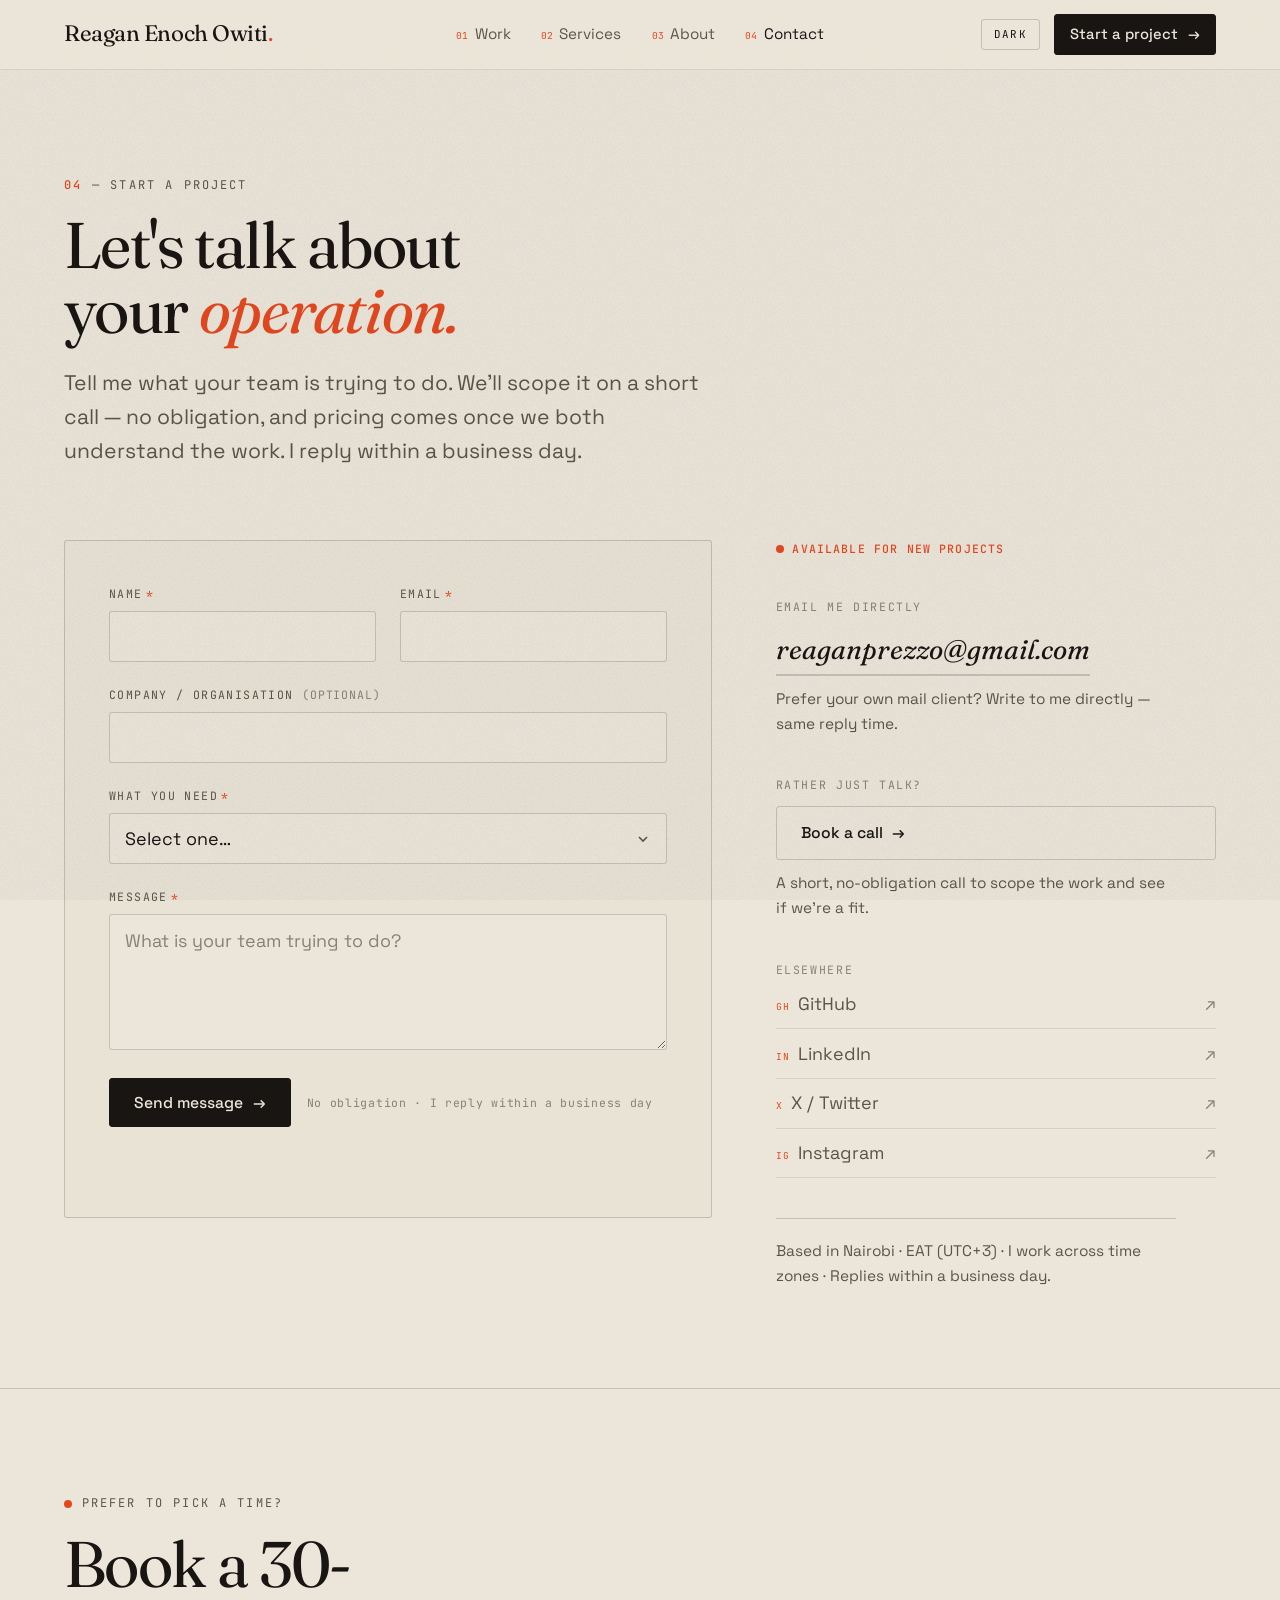
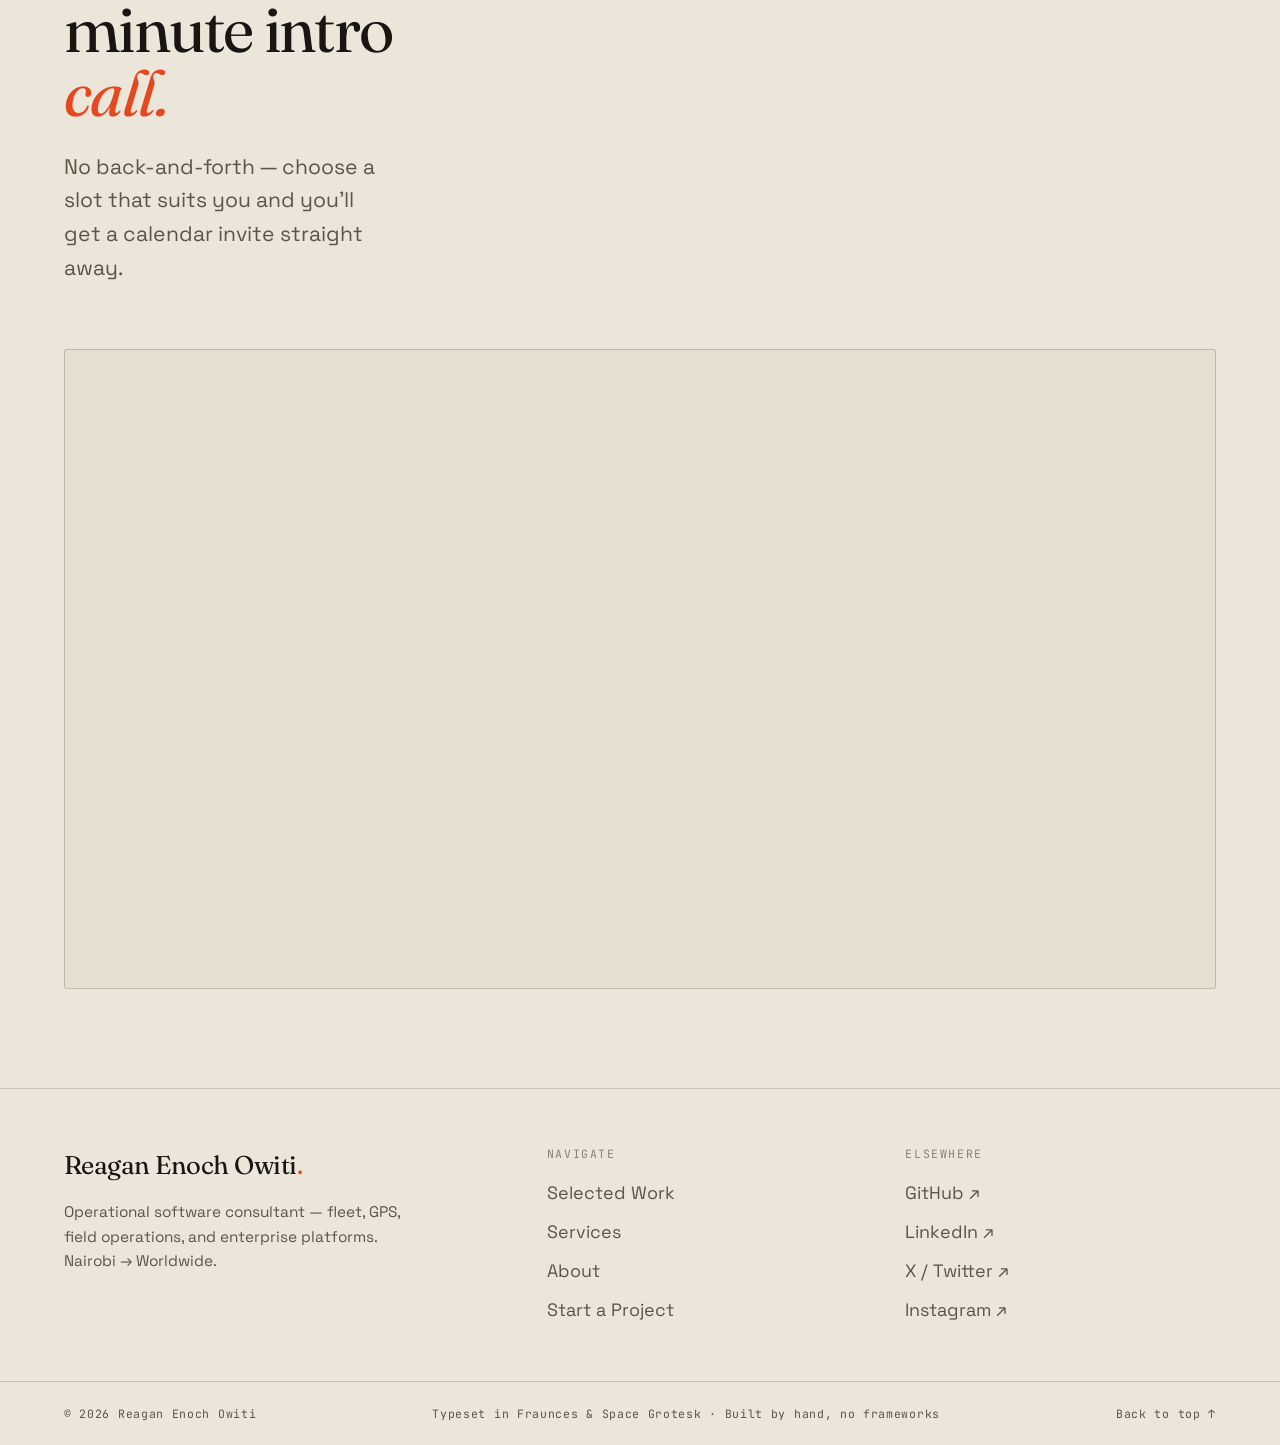
<file: contact.html>
<!DOCTYPE html>
<html lang="en">
<head>
  <meta charset="UTF-8" />
  <meta name="viewport" content="width=device-width, initial-scale=1.0" />

  <title>Start a Project — Reagan Enoch Owiti</title>
  <meta name="description" content="Tell me what your team is trying to build. Send a message, email me directly, or book a short call — I reply within a business day. Operational software consultant, Nairobi → Worldwide." />
  <meta name="author" content="Reagan Enoch Owiti" />
  <meta name="theme-color" content="#ECE6DA" />
  <meta property="og:type" content="website" />
  <meta property="og:title" content="Start a Project — Reagan Enoch Owiti" />
  <meta property="og:description" content="Tell me what your team is trying to do. We'll scope it on a short call — no obligation. I reply within a business day." />
  <meta property="og:image" content="assets/og-image.svg" />
  <meta name="twitter:card" content="summary_large_image" />
  <link rel="icon" type="image/svg+xml" href="assets/favicon.svg" />

  <link rel="preconnect" href="https://fonts.googleapis.com" />
  <link rel="preconnect" href="https://fonts.gstatic.com" crossorigin />
  <link href="https://fonts.googleapis.com/css2?family=Fraunces:ital,opsz,wght@0,9..144,400..600;1,9..144,400..600&family=Space+Grotesk:wght@400;500;600;700&family=JetBrains+Mono:wght@400;500&display=swap" rel="stylesheet" />

  <script>
    /* Set theme before paint to avoid flash */
    (function () {
      try {
        var t = localStorage.getItem("theme") ||
          (matchMedia("(prefers-color-scheme: dark)").matches ? "dark" : "light");
        document.documentElement.setAttribute("data-theme", t);
      } catch (e) { document.documentElement.setAttribute("data-theme", "light"); }
    })();
  </script>

  <style>
  /* =========================================================
     Reagan Enoch Owiti — Operational Software Consultant
     LOCKED DESIGN TOKENS  ·  copy this :root + [data-theme]
     block verbatim into every screen (work / services /
     about / contact) so the system stays consistent.
     Palette: warm paper · espresso ink · one accent (vermilion)
     Type: Fraunces (display) · Space Grotesk (body) · JetBrains Mono (labels)
     ========================================================= */
  :root {
    /* ---- Colour ---- */
    --paper:    #ECE6DA;
    --paper-2:  #E5DFD1;
    --paper-3:  #DBD3C3;
    --ink:      #181512;
    --ink-2:    #5C5447;
    --ink-3:    #8A8174;
    --line:     rgba(24, 21, 18, 0.18);
    --line-2:   rgba(24, 21, 18, 0.10);
    --accent:   #E5481F;
    --accent-2: #C53A16;

    /* ---- Type families ---- */
    --serif: "Fraunces", Georgia, "Times New Roman", serif;
    --sans:  "Space Grotesk", system-ui, -apple-system, sans-serif;
    --mono:  "JetBrains Mono", ui-monospace, "SF Mono", Menlo, monospace;

    /* ---- Type scale (fluid) ---- */
    --fs-micro:   0.72rem;
    --fs-eyebrow: 0.75rem;
    --fs-sm:      0.92rem;
    --fs-body:    clamp(1rem, 0.96rem + 0.2vw, 1.12rem);
    --fs-lead:    clamp(1.05rem, 0.98rem + 0.45vw, 1.32rem);
    --fs-h3:      clamp(1.3rem, 1.1rem + 1vw, 1.95rem);
    --fs-h2:      clamp(2.2rem, 1.55rem + 3.1vw, 4.4rem);
    --fs-display: clamp(2.7rem, 1.2rem + 6.4vw, 7.6rem);

    /* ---- Spacing ---- */
    --space-1: 0.5rem;
    --space-2: 0.75rem;
    --space-3: 1rem;
    --space-4: 1.5rem;
    --space-5: 2rem;
    --space-6: 3rem;
    --space-7: clamp(3rem, 8vw, 6rem);
    --section-pad: clamp(4.5rem, 11vh, 9rem);

    /* ---- Layout ---- */
    --maxw:   1380px;
    --measure: 62ch;
    --gutter: clamp(1.25rem, 5vw, 4.5rem);
    --radius: 3px;

    /* ---- Motion ---- */
    --ease: cubic-bezier(0.16, 1, 0.3, 1);
    --dur:  0.5s;
  }

  [data-theme="dark"] {
    --paper:    #14110E;
    --paper-2:  #1A1714;
    --paper-3:  #211D19;
    --ink:      #EDE6D7;
    --ink-2:    #9A9081;
    --ink-3:    #6E6557;
    --line:     rgba(237, 230, 215, 0.20);
    --line-2:   rgba(237, 230, 215, 0.10);
    --accent:   #FF5A2C;
    --accent-2: #FF7B54;
  }
  /* ===== END LOCKED TOKENS ===== */

  /* ---------- Reset ---------- */
  *, *::before, *::after { box-sizing: border-box; }
  html { -webkit-text-size-adjust: 100%; scroll-behavior: smooth; scroll-padding-top: 6rem; }
  body {
    margin: 0;
    font-family: var(--sans);
    font-size: var(--fs-body);
    line-height: 1.6;
    color: var(--ink);
    background: var(--paper);
    -webkit-font-smoothing: antialiased;
    overflow-x: hidden;
    transition: background var(--dur) var(--ease), color var(--dur) var(--ease);
  }
  img, svg { max-width: 100%; display: block; }
  a { color: inherit; text-decoration: none; }
  ul { list-style: none; margin: 0; padding: 0; }
  h1, h2, h3, h4 { margin: 0; font-weight: 400; }
  p { margin: 0; }
  ::selection { background: var(--accent); color: var(--paper); }
  :focus-visible { outline: 2px solid var(--accent); outline-offset: 3px; border-radius: 1px; }

  .skip-link {
    position: fixed; top: -120px; left: 1rem; z-index: 1000;
    background: var(--ink); color: var(--paper); padding: 0.7rem 1.1rem;
    font-family: var(--mono); font-size: var(--fs-sm);
    transition: top 0.2s var(--ease);
  }
  .skip-link:focus { top: 1rem; }

  /* ---------- Paper grain ---------- */
  .grain {
    position: fixed; inset: 0; z-index: 1; pointer-events: none; opacity: 0.5;
    background-image: url("data:image/svg+xml,%3Csvg xmlns='http://www.w3.org/2000/svg' width='160' height='160'%3E%3Cfilter id='n'%3E%3CfeTurbulence type='fractalNoise' baseFrequency='0.9' numOctaves='2' stitchTiles='stitch'/%3E%3C/filter%3E%3Crect width='100%25' height='100%25' filter='url(%23n)' opacity='0.4'/%3E%3C/svg%3E");
    mix-blend-mode: multiply;
  }
  [data-theme="dark"] .grain { mix-blend-mode: screen; opacity: 0.22; }

  /* ---------- Shared atoms ---------- */
  .wrap { max-width: var(--maxw); margin-inline: auto; padding-inline: var(--gutter); }
  .section { padding-block: var(--section-pad); }
  .eyebrow {
    display: inline-flex; align-items: center; gap: 0.6rem;
    font-family: var(--mono); font-size: var(--fs-eyebrow);
    letter-spacing: 0.18em; text-transform: uppercase; color: var(--ink-2);
  }
  .eyebrow b { color: var(--accent); font-weight: 500; }
  .dim { color: var(--ink-2); }
  .sec-head { margin-bottom: clamp(2.25rem, 5vw, 4rem); max-width: 30ch; }
  .sec-title {
    font-family: var(--serif); font-weight: 400; font-size: var(--fs-h2);
    line-height: 1.0; letter-spacing: -0.025em; margin-top: var(--space-3);
  }
  .sec-title em { font-style: italic; color: var(--accent); }
  .lede { color: var(--ink-2); font-size: var(--fs-lead); max-width: 52ch; margin-top: var(--space-4); }
  .rule { border: 0; border-top: 1px solid var(--line); }

  /* ---------- Buttons / links ---------- */
  .btn {
    display: inline-flex; align-items: center; gap: 0.6rem;
    font-family: var(--sans); font-weight: 500; font-size: 0.98rem;
    padding: 0.85rem 1.5rem; border-radius: var(--radius);
    background: var(--ink); color: var(--paper); border: 1px solid var(--ink);
    transition: background 0.3s var(--ease), color 0.3s var(--ease), border-color 0.3s var(--ease), transform 0.3s var(--ease);
  }
  .btn .arr { transition: transform 0.3s var(--ease); }
  .btn:hover { background: var(--accent); border-color: var(--accent); color: #fff; }
  .btn:hover .arr { transform: translate(3px, 0); }
  .btn--ghost { background: transparent; color: var(--ink); border-color: var(--line); }
  .btn--ghost:hover { background: transparent; color: var(--accent); border-color: var(--accent); }
  .btn--ghost:hover .arr { transform: translate(0, 3px); }

  .tlink {
    display: inline-flex; align-items: center; gap: 0.45rem;
    font-weight: 500; color: var(--ink);
    border-bottom: 1px solid var(--line); padding-bottom: 2px; width: fit-content;
    transition: color 0.25s var(--ease), border-color 0.25s var(--ease);
  }
  .tlink .arr { color: var(--accent); transition: transform 0.25s var(--ease); }
  .tlink:hover { color: var(--accent); border-color: var(--accent); }
  .tlink:hover .arr { transform: translate(3px, 0); }

  .tag {
    font-family: var(--mono); font-size: var(--fs-micro); letter-spacing: 0.04em;
    color: var(--ink-2); border: 1px solid var(--line); border-radius: 100px;
    padding: 0.25rem 0.65rem; white-space: nowrap;
  }

  /* ---------- Topbar ---------- */
  .topbar {
    position: sticky; top: 0; z-index: 100;
    display: grid; grid-template-columns: 1fr auto 1fr; align-items: center; gap: 1rem;
    padding: 0.85rem var(--gutter);
    background: color-mix(in srgb, var(--paper) 82%, transparent);
    backdrop-filter: blur(10px);
    border-bottom: 1px solid var(--line-2);
  }
  .wordmark { font-family: var(--serif); font-size: 1.4rem; letter-spacing: -0.02em; justify-self: start; white-space: nowrap; }
  .wordmark b { color: var(--accent); font-weight: 400; }
  .topnav { display: flex; gap: 1.9rem; justify-self: center; }
  .topnav a { font-size: 0.95rem; display: inline-flex; gap: 0.4rem; align-items: baseline; color: var(--ink-2); transition: color 0.25s; }
  .topnav a i { font-family: var(--mono); font-style: normal; font-size: 0.6rem; color: var(--accent); }
  .topnav a:hover, .topnav a[aria-current="page"] { color: var(--ink); }
  .topbar__right { display: flex; align-items: center; gap: 0.9rem; justify-self: end; }
  .theme {
    background: none; border: 1px solid var(--line); color: var(--ink);
    font-family: var(--mono); font-size: 0.68rem; letter-spacing: 0.1em; text-transform: uppercase;
    padding: 0.45rem 0.75rem; border-radius: var(--radius); cursor: pointer;
    transition: border-color 0.25s, color 0.25s;
  }
  .theme:hover { border-color: var(--accent); color: var(--accent); }
  .cta-mini { font-size: 0.92rem; padding: 0.5rem 0.95rem; }
  .navtoggle {
    display: none; width: 42px; height: 38px; padding: 0; cursor: pointer;
    background: none; border: 1px solid var(--line); border-radius: var(--radius);
    flex-direction: column; gap: 5px; align-items: center; justify-content: center;
  }
  .navtoggle span { display: block; width: 18px; height: 1.5px; background: var(--ink); transition: transform 0.3s var(--ease), opacity 0.3s; }
  body.nav-open .navtoggle span:nth-child(1) { transform: translateY(6.5px) rotate(45deg); }
  body.nav-open .navtoggle span:nth-child(2) { opacity: 0; }
  body.nav-open .navtoggle span:nth-child(3) { transform: translateY(-6.5px) rotate(-45deg); }

  .mobilenav { display: none; }
  .mobilenav[hidden] { display: none !important; }

  /* ---------- Hero ---------- */
  .hero { position: relative; padding-top: clamp(2.5rem, 7vw, 5.5rem); padding-bottom: clamp(1.5rem, 4vw, 3rem); }
  .hero__eyebrow { flex-wrap: wrap; gap: 1.1rem; margin-bottom: clamp(1.5rem, 4vw, 2.8rem); }
  .hero__title {
    font-family: var(--serif); font-weight: 400; font-size: var(--fs-display);
    line-height: 0.96; letter-spacing: -0.035em; max-width: 16ch;
  }
  .hero__title .line { display: block; overflow: hidden; }
  .hero__title .line > span { display: block; will-change: transform; }
  .hero__title em { font-style: italic; color: var(--accent); font-optical-sizing: auto; }
  .hero__foot {
    display: grid; grid-template-columns: 1.1fr 0.9fr; gap: clamp(1.5rem, 4vw, 3rem);
    align-items: end; margin-top: clamp(2.25rem, 5vw, 3.5rem);
    border-top: 1px solid var(--line); padding-top: 1.6rem;
  }
  .hero__lead { max-width: 48ch; color: var(--ink-2); font-size: var(--fs-lead); }
  .hero__actions { display: flex; flex-wrap: wrap; gap: 0.8rem; justify-self: end; }

  /* ---------- Signature: live systems-status bar ---------- */
  .statusbar {
    margin-top: clamp(2rem, 5vw, 3.25rem);
    display: flex; flex-wrap: wrap; align-items: center; gap: 0.6rem 1.4rem;
    padding: 0.85rem 1.1rem;
    border: 1px solid var(--line); border-radius: var(--radius);
    background: color-mix(in srgb, var(--paper-2) 60%, transparent);
    font-family: var(--mono); font-size: var(--fs-micro);
    letter-spacing: 0.1em; text-transform: uppercase; color: var(--ink-2);
  }
  .statusbar__badge {
    display: inline-flex; align-items: center; gap: 0.5rem;
    color: var(--accent); border-right: 1px solid var(--line); padding-right: 1.1rem; font-weight: 500;
  }
  .statusbar__dot {
    width: 8px; height: 8px; border-radius: 50%; background: var(--accent);
    box-shadow: 0 0 0 0 var(--accent); animation: pulse 2.4s var(--ease) infinite;
  }
  @keyframes pulse {
    0%   { box-shadow: 0 0 0 0 color-mix(in srgb, var(--accent) 55%, transparent); }
    70%, 100% { box-shadow: 0 0 0 9px transparent; }
  }
  .statusbar__item { display: inline-flex; align-items: center; gap: 0.55rem; }
  .statusbar__item::before { content: "·"; color: var(--ink-3); margin-right: 0.4rem; }
  .statusbar__item:first-of-type::before { content: none; }
  .statusbar strong { color: var(--ink); font-weight: 500; font-variant-numeric: tabular-nums; }

  /* ---------- Stats band ---------- */
  .stats { border-block: 1px solid var(--line); }
  .stats__grid { display: grid; grid-template-columns: repeat(3, 1fr); }
  .stat { padding: clamp(1.6rem, 4vw, 2.6rem) 0; }
  .stat + .stat { border-left: 1px solid var(--line); padding-left: clamp(1.25rem, 4vw, 3rem); }
  .stat__n { font-family: var(--serif); font-size: clamp(2.2rem, 4.5vw, 3.6rem); line-height: 1; letter-spacing: -0.02em; }
  .stat__n b { color: var(--accent); font-weight: 400; }
  .stat__l { font-family: var(--mono); font-size: var(--fs-micro); letter-spacing: 0.12em; text-transform: uppercase; color: var(--ink-2); margin-top: 0.7rem; }

  /* ---------- Capabilities ticker ---------- */
  .ticker { overflow: hidden; border-bottom: 1px solid var(--line); padding: 1.05rem 0; }
  .ticker__track { display: flex; align-items: center; gap: 2.4rem; width: max-content; animation: ticker 48s linear infinite; }
  .ticker__track span { font-family: var(--serif); font-style: italic; font-size: clamp(1.3rem, 3vw, 2.2rem); white-space: nowrap; }
  .ticker__track b { color: var(--accent); font-size: 0.7rem; }
  .ticker:hover .ticker__track { animation-play-state: paused; }
  @keyframes ticker { to { transform: translateX(-50%); } }

  /* ---------- Work (featured projects) ---------- */
  .work__head { display: flex; flex-wrap: wrap; gap: 1.5rem; align-items: flex-end; justify-content: space-between; margin-bottom: clamp(2rem, 5vw, 3.5rem); }
  .cards { display: grid; grid-template-columns: repeat(3, 1fr); gap: clamp(1.25rem, 2.5vw, 2rem); }
  .card {
    display: flex; flex-direction: column;
    border: 1px solid var(--line); border-radius: var(--radius); overflow: hidden;
    background: color-mix(in srgb, var(--paper-2) 50%, transparent);
    transition: transform 0.4s var(--ease), border-color 0.4s var(--ease), box-shadow 0.4s var(--ease);
  }
  .card:hover { transform: translateY(-4px); border-color: var(--ink-3); box-shadow: 0 26px 50px -34px rgba(24,21,18,0.55); }
  .card__media { aspect-ratio: 16 / 10; border-bottom: 1px solid var(--line); background: var(--paper-3); }
  .card__media svg { width: 100%; height: 100%; }
  .card__body { padding: clamp(1.25rem, 2.5vw, 1.75rem); display: flex; flex-direction: column; gap: 0.85rem; flex: 1; }
  .card__eyebrow { display: flex; justify-content: space-between; gap: 1rem; font-family: var(--mono); font-size: var(--fs-micro); letter-spacing: 0.1em; text-transform: uppercase; color: var(--ink-2); }
  .card__eyebrow b { color: var(--accent); font-weight: 500; }
  .card__title { font-family: var(--serif); font-size: var(--fs-h3); line-height: 1.05; letter-spacing: -0.02em; }
  .card__desc { color: var(--ink-2); font-size: 0.98rem; }
  .card__tags { display: flex; flex-wrap: wrap; gap: 0.4rem; margin-top: 0.1rem; }
  .card__foot { margin-top: auto; padding-top: 0.4rem; }

  /* SVG placeholder theming (project media + monogram) */
  .ph-bg { fill: var(--paper-3); }
  .ph-grid { stroke: var(--line); stroke-width: 1; fill: none; }
  .ph-ink  { stroke: var(--ink-2); stroke-width: 2; fill: none; }
  .ph-ink-f { fill: var(--ink-2); stroke: none; }
  .ph-accent { stroke: var(--accent); stroke-width: 2.5; fill: none; }
  .ph-accent-f { fill: var(--accent); stroke: none; }
  .ph-label { fill: var(--ink-2); font-family: var(--mono); font-size: 17px; letter-spacing: 3px; }

  /* ---------- Services ---------- */
  .svc-grid { display: grid; grid-template-columns: repeat(2, 1fr); gap: clamp(1px, 0.2vw, 1px); border: 1px solid var(--line); border-radius: var(--radius); overflow: hidden; background: var(--line); }
  .svc {
    background: var(--paper); padding: clamp(1.5rem, 3vw, 2.4rem);
    display: flex; flex-direction: column; gap: 0.7rem;
    transition: background 0.3s var(--ease);
  }
  .svc:hover { background: var(--paper-2); }
  .svc__n { font-family: var(--mono); font-size: var(--fs-micro); letter-spacing: 0.12em; color: var(--accent); }
  .svc__title { font-family: var(--serif); font-size: var(--fs-h3); line-height: 1.1; letter-spacing: -0.02em; }
  .svc__desc { color: var(--ink-2); font-size: 0.98rem; max-width: 42ch; }

  .starter {
    margin-top: clamp(1.25rem, 2.5vw, 2rem);
    display: grid; grid-template-columns: 1.4fr 1fr; gap: clamp(1.5rem, 4vw, 3rem); align-items: center;
    border: 1px solid var(--accent); border-radius: var(--radius);
    padding: clamp(1.5rem, 3.5vw, 2.75rem);
    background: color-mix(in srgb, var(--accent) 7%, var(--paper));
  }
  .starter__tag { display: inline-flex; align-items: center; gap: 0.5rem; font-family: var(--mono); font-size: var(--fs-micro); letter-spacing: 0.14em; text-transform: uppercase; color: var(--accent); margin-bottom: 0.9rem; }
  .starter__title { font-family: var(--serif); font-size: clamp(1.5rem, 2.6vw, 2.2rem); line-height: 1.08; letter-spacing: -0.02em; }
  .starter__desc { color: var(--ink-2); margin-top: 0.8rem; max-width: 50ch; }
  .starter__aside { display: flex; flex-direction: column; gap: 1rem; justify-self: end; align-items: flex-start; }
  .starter__list { display: flex; flex-direction: column; gap: 0.55rem; }
  .starter__list li { display: flex; gap: 0.6rem; align-items: baseline; color: var(--ink-2); font-size: 0.96rem; }
  .starter__list li::before { content: "→"; color: var(--accent); }

  .engagements { margin-top: clamp(1.5rem, 3vw, 2.25rem); display: flex; flex-wrap: wrap; align-items: center; gap: 0.6rem 0.9rem; color: var(--ink-2); }
  .engagements .tag { border-color: var(--line); }

  /* ---------- Proof band ---------- */
  .proof { border-block: 1px solid var(--line); }
  .proof__inner { display: grid; grid-template-columns: 0.8fr 1.2fr; gap: clamp(1.5rem, 5vw, 4rem); align-items: center; padding-block: clamp(2.25rem, 5vw, 3.5rem); }
  .proof__lead { font-family: var(--serif); font-size: clamp(1.4rem, 2.6vw, 2.1rem); line-height: 1.2; letter-spacing: -0.02em; }
  .proof__lead em { font-style: italic; color: var(--accent); }
  .proof__facts { display: grid; grid-template-columns: repeat(2, 1fr); gap: 1.4rem 2rem; }
  .proof__fact { display: flex; flex-direction: column; gap: 0.25rem; }
  .proof__fact dt { font-family: var(--mono); font-size: var(--fs-micro); letter-spacing: 0.1em; text-transform: uppercase; color: var(--ink-3); }
  .proof__fact dd { margin: 0; font-size: 1.02rem; color: var(--ink); }
  .proof__fact dd b { color: var(--accent); font-weight: 500; }

  /* ---------- About teaser ---------- */
  .about__grid { display: grid; grid-template-columns: 1.45fr 0.85fr; gap: clamp(2rem, 6vw, 5rem); align-items: center; }
  .about__statement { font-family: var(--serif); font-size: clamp(1.6rem, 3.4vw, 2.9rem); line-height: 1.12; letter-spacing: -0.02em; max-width: 22ch; }
  .about__statement em { font-style: italic; color: var(--accent); }
  .about__body { color: var(--ink-2); max-width: 54ch; margin-top: 1.5rem; }
  .about__body p + p { margin-top: 1rem; }
  .about__foot { margin-top: 2rem; }
  .portrait { margin: 0; position: relative; max-width: 360px; }
  .portrait::before { content: ""; position: absolute; inset: 14px -14px -14px 14px; background: var(--accent); z-index: 0; border-radius: var(--radius); }
  .portrait__frame { position: relative; z-index: 1; border: 1px solid var(--ink); border-radius: var(--radius); overflow: hidden; background: var(--paper-3); }
  .portrait__frame svg { width: 100%; height: auto; }
  .portrait figcaption { position: relative; z-index: 1; font-family: var(--mono); font-size: var(--fs-micro); letter-spacing: 0.08em; text-transform: uppercase; color: var(--ink-2); margin-top: 0.9rem; }
  .mg-bg { fill: var(--paper-3); }
  .mg-frame { stroke: var(--line); stroke-width: 1.5; fill: none; }
  .mg-ink { fill: var(--ink); }
  .mg-accent { fill: var(--accent); }
  .mg-route { stroke: var(--accent); stroke-width: 2.5; fill: none; }
  .mg-node { fill: var(--paper-3); stroke: var(--accent); stroke-width: 2.5; }

  /* ---------- Closing CTA ---------- */
  .cta { text-align: left; }
  .cta__title { font-family: var(--serif); font-size: clamp(2.4rem, 7vw, 6rem); line-height: 0.98; letter-spacing: -0.03em; max-width: 14ch; }
  .cta__title em { font-style: italic; color: var(--accent); }
  .cta__row { display: flex; flex-wrap: wrap; gap: 0.9rem; align-items: center; margin-top: clamp(2rem, 4vw, 3rem); }
  .cta__email { font-family: var(--serif); font-style: italic; font-size: clamp(1.3rem, 3vw, 2rem); border-bottom: 2px solid var(--line); padding-bottom: 0.12em; transition: color 0.3s, border-color 0.3s; }
  .cta__email:hover { color: var(--accent); border-color: var(--accent); }
  .cta__meta { margin-top: 1.5rem; color: var(--ink-2); font-family: var(--mono); font-size: var(--fs-sm); }

  /* ---------- Footer ---------- */
  .footer { border-top: 1px solid var(--line); }
  .footer__top { display: grid; grid-template-columns: 1.4fr 1fr 1fr; gap: clamp(1.75rem, 4vw, 3rem); padding-block: clamp(2.5rem, 5vw, 3.5rem); }
  .footer__brand .wordmark { font-size: 1.6rem; }
  .footer__tagline { color: var(--ink-2); margin-top: 0.9rem; max-width: 34ch; font-size: 0.96rem; }
  .footer__col h4 { font-family: var(--mono); font-size: var(--fs-micro); letter-spacing: 0.14em; text-transform: uppercase; color: var(--ink-3); margin-bottom: 1rem; }
  .footer__col ul { display: flex; flex-direction: column; gap: 0.65rem; }
  .footer__col a { color: var(--ink-2); transition: color 0.2s var(--ease), transform 0.2s var(--ease); width: fit-content; }
  .footer__col a:hover { color: var(--accent); transform: translateX(4px); }
  .footer__bar { display: flex; flex-wrap: wrap; gap: 1rem; justify-content: space-between; align-items: center; border-top: 1px solid var(--line); padding-block: 1.4rem; font-family: var(--mono); font-size: var(--fs-micro); letter-spacing: 0.06em; color: var(--ink-2); }
  .footer__bar a:hover { color: var(--accent); }

  /* ---------- Reveal-on-scroll ---------- */
  .reveal { opacity: 0; transform: translateY(22px); transition: opacity 0.8s var(--ease), transform 0.8s var(--ease); }
  .reveal.in { opacity: 1; transform: none; }

  /* ---------- Hero load animation ---------- */
  .hero__title .line > span { transform: translateY(110%); }
  html.ready .hero__title .line > span { animation: lineUp 1s var(--ease) forwards; }
  html.ready .hero__title .line:nth-child(1) > span { animation-delay: 0.05s; }
  html.ready .hero__title .line:nth-child(2) > span { animation-delay: 0.16s; }
  html.ready .hero__title .line:nth-child(3) > span { animation-delay: 0.27s; }
  @keyframes lineUp { to { transform: translateY(0); } }

  /* ---------- Responsive ---------- */
  @media (max-width: 1040px) {
    .cards { grid-template-columns: 1fr; }
    .card { flex-direction: row; }
    .card__media { aspect-ratio: auto; width: 38%; min-width: 180px; border-bottom: 0; border-right: 1px solid var(--line); }
    .card__body { flex: 1; }
  }
  @media (max-width: 900px) {
    .topnav, .topbar__right .cta-mini, .topbar__right .theme { display: none; }
    .topbar { grid-template-columns: 1fr auto; }
    .topbar__right { gap: 0.6rem; }
    .navtoggle { display: flex; }
    .mobilenav {
      display: block; position: sticky; top: 57px; z-index: 99;
      border-bottom: 1px solid var(--line);
      background: var(--paper);
      padding: 0.5rem var(--gutter) 1.25rem;
    }
    .mobilenav ul { display: flex; flex-direction: column; }
    .mobilenav ul a { display: flex; gap: 0.7rem; align-items: baseline; padding: 0.85rem 0; border-bottom: 1px solid var(--line-2); color: var(--ink); font-family: var(--serif); font-size: 1.5rem; }
    .mobilenav ul a i { font-family: var(--mono); font-style: normal; font-size: 0.7rem; color: var(--accent); }
    .mobilenav .btn { margin-top: 1.1rem; }
    .mobilenav__util { display: flex; gap: 0.8rem; margin-top: 1.1rem; }
    .hero__foot { grid-template-columns: 1fr; align-items: start; }
    .hero__actions { justify-self: start; }
    .about__grid { grid-template-columns: 1fr; }
    .portrait { max-width: 320px; }
    .proof__inner { grid-template-columns: 1fr; }
    .starter { grid-template-columns: 1fr; }
    .starter__aside { justify-self: start; }
  }
  @media (max-width: 620px) {
    .svc-grid { grid-template-columns: 1fr; }
    .stats__grid { grid-template-columns: 1fr; }
    .stat + .stat { border-left: 0; border-top: 1px solid var(--line); padding-left: 0; }
    .proof__facts { grid-template-columns: 1fr; }
    .footer__top { grid-template-columns: 1fr; }
    .card { flex-direction: column; }
    .card__media { width: 100%; aspect-ratio: 16 / 10; border-right: 0; border-bottom: 1px solid var(--line); }
  }

  /* ---------- Reduced motion ---------- */
  @media (prefers-reduced-motion: reduce) {
    html { scroll-behavior: auto; }
    *, *::before, *::after { animation-duration: 0.001ms !important; animation-iteration-count: 1 !important; transition-duration: 0.001ms !important; }
    .ticker__track { animation: none !important; transform: none !important; }
    .statusbar__dot { animation: none !important; }
    .hero__title .line > span { transform: none !important; }
    .reveal { opacity: 1 !important; transform: none !important; }
  }

  /* =========================================================
     PAGE-SPECIFIC · contact.html  (nav 04 — Start a Project)
     Two-column contact layout: form (left) · direct details (right)
     ========================================================= */
  .contact__intro { max-width: 60ch; }
  .contact__grid {
    margin-top: clamp(2.5rem, 6vw, 4.5rem);
    display: grid; grid-template-columns: 1.25fr 0.85fr;
    gap: clamp(2rem, 5vw, 4.5rem); align-items: start;
  }

  /* ---- Form ---- */
  .formwrap {
    border: 1px solid var(--line); border-radius: var(--radius);
    padding: clamp(1.5rem, 3.5vw, 2.75rem);
    background: color-mix(in srgb, var(--paper-2) 50%, transparent);
  }
  .form { display: flex; flex-direction: column; gap: clamp(1.1rem, 2.5vw, 1.5rem); }
  .form__row { display: grid; grid-template-columns: 1fr 1fr; gap: clamp(1.1rem, 2.5vw, 1.5rem); }
  .field { display: flex; flex-direction: column; gap: 0.5rem; }
  .field__label {
    font-family: var(--mono); font-size: var(--fs-micro); letter-spacing: 0.12em;
    text-transform: uppercase; color: var(--ink-2);
  }
  .field__label .req { color: var(--accent); margin-left: 0.2rem; }
  .field__opt { color: var(--ink-3); letter-spacing: 0.08em; }
  .input, .select, .textarea {
    font-family: var(--sans); font-size: var(--fs-body); color: var(--ink);
    background: var(--paper); border: 1px solid var(--line); border-radius: var(--radius);
    padding: 0.8rem 0.95rem; width: 100%;
    transition: border-color 0.25s var(--ease), background 0.25s var(--ease), box-shadow 0.25s var(--ease);
    -webkit-appearance: none; appearance: none;
  }
  .input::placeholder, .textarea::placeholder { color: var(--ink-3); }
  .input:focus, .select:focus, .textarea:focus,
  .input:focus-visible, .select:focus-visible, .textarea:focus-visible {
    border-color: var(--accent);
    box-shadow: 0 0 0 3px color-mix(in srgb, var(--accent) 16%, transparent);
    outline-offset: 0;
  }
  .textarea { resize: vertical; min-height: 8.5rem; line-height: 1.5; }
  .select {
    cursor: pointer;
    background-image: url("data:image/svg+xml,%3Csvg xmlns='http://www.w3.org/2000/svg' width='14' height='14' viewBox='0 0 14 14'%3E%3Cpath d='M3 5l4 4 4-4' fill='none' stroke='%235C5447' stroke-width='1.6'/%3E%3C/svg%3E");
    background-repeat: no-repeat; background-position: right 0.95rem center;
    padding-right: 2.4rem;
  }
  [data-theme="dark"] .select {
    background-image: url("data:image/svg+xml,%3Csvg xmlns='http://www.w3.org/2000/svg' width='14' height='14' viewBox='0 0 14 14'%3E%3Cpath d='M3 5l4 4 4-4' fill='none' stroke='%239A9081' stroke-width='1.6'/%3E%3C/svg%3E");
  }
  .field.is-error .input,
  .field.is-error .select,
  .field.is-error .textarea { border-color: var(--accent); }
  .field__error { font-family: var(--mono); font-size: var(--fs-micro); color: var(--accent); display: none; }
  .field.is-error .field__error { display: block; }

  .form__submit { display: flex; flex-wrap: wrap; align-items: center; gap: 1rem; margin-top: 0.25rem; }
  .form__submit .btn[disabled] { opacity: 0.6; cursor: progress; }
  .form__status {
    margin-top: 0.25rem; font-size: var(--fs-sm); color: var(--ink-2);
    min-height: 1.2em;
  }
  .form__status.is-error { color: var(--accent); }
  .form__status a { color: var(--ink); border-bottom: 1px solid var(--line); }
  .form__status a:hover { color: var(--accent); border-color: var(--accent); }
  .form__hint { font-family: var(--mono); font-size: var(--fs-micro); letter-spacing: 0.06em; color: var(--ink-3); }

  /* ---- Success panel (JS swaps form for this) ---- */
  .form-success { display: flex; flex-direction: column; gap: 1.25rem; }
  .form-success__icon {
    width: 46px; height: 46px; border-radius: 50%;
    border: 1.5px solid var(--accent); display: grid; place-items: center;
    color: var(--accent); font-size: 1.4rem;
  }
  .form-success__title { font-family: var(--serif); font-size: var(--fs-h3); line-height: 1.1; letter-spacing: -0.02em; }
  .form-success__body { color: var(--ink-2); max-width: 46ch; }
  .form-success__alt { display: flex; flex-wrap: wrap; gap: 0.9rem; align-items: center; margin-top: 0.4rem; }

  /* ---- Direct contact column ---- */
  .contactside { display: flex; flex-direction: column; gap: clamp(1.75rem, 4vw, 2.5rem); }
  .contactside__block { display: flex; flex-direction: column; gap: 0.7rem; }
  .contactside__label {
    font-family: var(--mono); font-size: var(--fs-micro); letter-spacing: 0.14em;
    text-transform: uppercase; color: var(--ink-3);
  }
  .contactside__email {
    font-family: var(--serif); font-style: italic; font-size: clamp(1.25rem, 3.2vw, 1.7rem);
    width: fit-content; border-bottom: 2px solid var(--line); padding-bottom: 0.1em;
    transition: color 0.3s, border-color 0.3s;
  }
  .contactside__email:hover { color: var(--accent); border-color: var(--accent); }
  .contactside__note { color: var(--ink-2); font-size: 0.96rem; max-width: 40ch; }
  .contactside__avail {
    display: inline-flex; align-items: center; gap: 0.55rem;
    font-family: var(--mono); font-size: var(--fs-micro); letter-spacing: 0.1em;
    text-transform: uppercase; color: var(--accent); font-weight: 500;
  }
  .social { display: flex; flex-direction: column; gap: 0.65rem; }
  .social a {
    display: inline-flex; align-items: center; justify-content: space-between; gap: 1rem;
    color: var(--ink-2); border-bottom: 1px solid var(--line-2); padding-bottom: 0.6rem;
    transition: color 0.2s var(--ease);
  }
  .social a:hover { color: var(--accent); }
  .social a span:first-child { display: inline-flex; align-items: baseline; gap: 0.55rem; }
  .social a i { font-family: var(--mono); font-style: normal; font-size: 0.6rem; color: var(--accent); letter-spacing: 0.1em; }
  .social a .arr { color: var(--ink-3); transition: transform 0.2s var(--ease), color 0.2s; }
  .social a:hover .arr { color: var(--accent); transform: translate(3px, 0); }

  @media (max-width: 900px) {
    .contact__grid { grid-template-columns: 1fr; }
  }
  @media (max-width: 620px) {
    .form__row { grid-template-columns: 1fr; }
  }

  /* Inline Cal.com scheduler */
  .cal-section { border-top: 1px solid var(--line); }
  .cal-inline {
    min-height: 640px; width: 100%;
    border: 1px solid var(--line); border-radius: var(--radius);
    overflow: hidden; background: var(--paper-2);
  }
  .cal-inline iframe { border-radius: var(--radius); }
  </style>
</head>
<body>
  <a class="skip-link" href="#main">Skip to content</a>
  <div class="grain" aria-hidden="true"></div>

  <!-- ===================== HEADER ===================== -->
  <header class="topbar" id="top">
    <a href="index.html" class="wordmark">Reagan Enoch Owiti<b>.</b></a>

    <nav class="topnav" aria-label="Primary">
      <a href="work.html"><i>01</i> Work</a>
      <a href="services.html"><i>02</i> Services</a>
      <a href="about.html"><i>03</i> About</a>
      <a href="contact.html" aria-current="page"><i>04</i> Contact</a>
    </nav>

    <div class="topbar__right">
      <button class="theme js-theme" type="button" aria-label="Toggle colour theme"><span class="theme__t">Dark</span></button>
      <a href="contact.html" class="btn cta-mini">Start a project <span class="arr">→</span></a>
      <button class="navtoggle" id="navToggle" type="button" aria-label="Open menu" aria-expanded="false" aria-controls="mobileNav">
        <span></span><span></span><span></span>
      </button>
    </div>
  </header>

  <!-- mobile menu -->
  <nav class="mobilenav" id="mobileNav" aria-label="Mobile" hidden>
    <ul>
      <li><a href="work.html"><i>01</i> Work</a></li>
      <li><a href="services.html"><i>02</i> Services</a></li>
      <li><a href="about.html"><i>03</i> About</a></li>
      <li><a href="contact.html" aria-current="page"><i>04</i> Contact</a></li>
    </ul>
    <a href="contact.html" class="btn">Start a project <span class="arr">→</span></a>
    <div class="mobilenav__util">
      <button class="theme js-theme" type="button" aria-label="Toggle colour theme"><span class="theme__t">Dark</span></button>
    </div>
  </nav>

  <main id="main">
    <!-- ===================== 04 · START A PROJECT ===================== -->
    <section class="section wrap" aria-labelledby="contact-title">
      <div class="contact__intro">
        <span class="eyebrow"><b>04</b> — Start a Project</span>
        <h1 class="sec-title" id="contact-title">Let's talk about<br />your <em>operation.</em></h1>
        <p class="lede">Tell me what your team is trying to do. We'll scope it on a short call — no obligation, and pricing comes once we both understand the work. I reply within a business day.</p>
      </div>

      <div class="contact__grid">
        <!-- ===== LEFT · the form ===== -->
        <div class="formwrap reveal">
          <!--
            CONTACT FORM — works on a static host (GitHub Pages), no backend, via FormSubmit.co.
            (1) ACTIVATION: FormSubmit requires a one-time activation. The FIRST real submission
                emails reaganprezzo@gmail.com a confirmation link — click it once and the form is live.
            (2) SWAP / HIDE EMAIL: to hide the address or change providers, edit the form's `action`
                AND the fetch() URL in the script below. Drop-in alternatives: Web3Forms
                (https://web3forms.com) or Formspree (https://formspree.io) — both take a similar
                POST + JSON-ajax pattern.
          -->
          <form id="contactForm" action="https://formsubmit.co/reaganprezzo@gmail.com" method="POST" novalidate>
            <div class="form">
              <div class="form__row">
                <div class="field">
                  <label class="field__label" for="cf-name">Name<span class="req" aria-hidden="true">*</span></label>
                  <input class="input" id="cf-name" type="text" name="name" autocomplete="name" required />
                  <span class="field__error">Please add your name.</span>
                </div>
                <div class="field">
                  <label class="field__label" for="cf-email">Email<span class="req" aria-hidden="true">*</span></label>
                  <input class="input" id="cf-email" type="email" name="email" autocomplete="email" required />
                  <span class="field__error">Please add a valid email.</span>
                </div>
              </div>

              <div class="field">
                <label class="field__label" for="cf-company">Company / organisation <span class="field__opt">(optional)</span></label>
                <input class="input" id="cf-company" type="text" name="company" autocomplete="organization" />
              </div>

              <div class="field">
                <label class="field__label" for="cf-type">What you need<span class="req" aria-hidden="true">*</span></label>
                <select class="select" id="cf-type" name="project_type" required>
                  <option value="" disabled selected>Select one…</option>
                  <option value="A new system built">A new system built</option>
                  <option value="Help with an existing system">Help with an existing system</option>
                  <option value="Architecture review / advisory">Architecture review / advisory</option>
                  <option value="A discovery sprint or pilot">A discovery sprint or pilot</option>
                  <option value="Not sure yet — let's talk">Not sure yet — let's talk</option>
                </select>
                <span class="field__error">Please choose what you need.</span>
              </div>

              <div class="field">
                <label class="field__label" for="cf-message">Message<span class="req" aria-hidden="true">*</span></label>
                <textarea class="textarea" id="cf-message" name="message" placeholder="What is your team trying to do?" required></textarea>
                <span class="field__error">Please add a short message.</span>
              </div>

              <!-- FormSubmit configuration -->
              <input type="hidden" name="_subject" value="New project enquiry via portfolio" />
              <input type="hidden" name="_template" value="table" />
              <input type="hidden" name="_captcha" value="false" />
              <!-- honeypot -->
              <input type="text" name="_honey" tabindex="-1" autocomplete="off" aria-hidden="true" style="position:absolute;left:-9999px;width:1px;height:1px;opacity:0;" />

              <div class="form__submit">
                <button class="btn" id="cf-submit" type="submit">Send message <span class="arr">→</span></button>
                <span class="form__hint">No obligation · I reply within a business day</span>
              </div>

              <p class="form__status" id="cf-status" role="status" aria-live="polite"></p>
            </div>
          </form>
        </div>

        <!-- ===== RIGHT · direct contact (always present, JS-independent) ===== -->
        <aside class="contactside reveal" aria-label="Direct contact details">
          <div class="contactside__block">
            <span class="contactside__avail"><span class="statusbar__dot" aria-hidden="true"></span>Available for new projects</span>
          </div>

          <div class="contactside__block">
            <span class="contactside__label">Email me directly</span>
            <a class="contactside__email" href="mailto:reaganprezzo@gmail.com">reaganprezzo@gmail.com</a>
            <p class="contactside__note">Prefer your own mail client? Write to me directly — same reply time.</p>
          </div>

          <div class="contactside__block">
            <span class="contactside__label">Rather just talk?</span>
            <a class="btn btn--ghost" href="https://cal.com/reagan-enoch-i9k0su/30min" data-cal-link="reagan-enoch-i9k0su/30min" data-cal-config='{"layout":"month_view"}' target="_blank" rel="noopener">Book a call <span class="arr">→</span></a>
            <p class="contactside__note">A short, no-obligation call to scope the work and see if we're a fit.</p>
          </div>

          <div class="contactside__block">
            <span class="contactside__label">Elsewhere</span>
            <nav class="social" aria-label="Social links">
              <a href="https://github.com/Reagandennis" target="_blank" rel="noopener"><span><i>GH</i> GitHub</span><span class="arr">↗</span></a>
              <a href="https://www.linkedin.com/in/reaganowiti/" target="_blank" rel="noopener"><span><i>IN</i> LinkedIn</span><span class="arr">↗</span></a>
              <a href="https://x.com/Reaganenochowi2" target="_blank" rel="noopener"><span><i>X</i> X / Twitter</span><span class="arr">↗</span></a>
              <a href="https://instagram.com/founder.reagan" target="_blank" rel="noopener"><span><i>IG</i> Instagram</span><span class="arr">↗</span></a>
            </nav>
          </div>

          <p class="contactside__note" style="border-top:1px solid var(--line); padding-top:1.25rem;">
            Based in Nairobi · EAT (UTC+3) · I work across time zones · Replies within a business day.
          </p>
        </aside>
      </div>
    </section>

    <!-- ===================== INLINE SCHEDULER (Cal.com) ===================== -->
    <section class="wrap section cal-section" aria-label="Schedule a call">
      <div class="sec-head">
        <span class="eyebrow"><span class="statusbar__dot" aria-hidden="true"></span> Prefer to pick a time?</span>
        <h2 class="sec-title">Book a 30-minute intro <em>call.</em></h2>
        <p class="lede">No back-and-forth — choose a slot that suits you and you'll get a calendar invite straight away.</p>
      </div>
      <div id="cal-inline" class="cal-inline reveal" role="region" aria-label="Cal.com scheduling calendar"></div>
    </section>
  </main>

  <!-- ===================== FOOTER ===================== -->
  <footer class="footer">
    <div class="wrap footer__top">
      <div class="footer__brand">
        <a href="index.html" class="wordmark">Reagan Enoch Owiti<b>.</b></a>
        <p class="footer__tagline">Operational software consultant — fleet, GPS, field operations, and enterprise platforms. Nairobi → Worldwide.</p>
      </div>
      <div class="footer__col">
        <h4>Navigate</h4>
        <ul>
          <li><a href="work.html">Selected Work</a></li>
          <li><a href="services.html">Services</a></li>
          <li><a href="about.html">About</a></li>
          <li><a href="contact.html">Start a Project</a></li>
        </ul>
      </div>
      <div class="footer__col">
        <h4>Elsewhere</h4>
        <ul>
          <li><a href="https://github.com/Reagandennis" target="_blank" rel="noopener">GitHub ↗</a></li>
          <li><a href="https://www.linkedin.com/in/reaganowiti/" target="_blank" rel="noopener">LinkedIn ↗</a></li>
          <li><a href="https://x.com/Reaganenochowi2" target="_blank" rel="noopener">X / Twitter ↗</a></li>
          <li><a href="https://instagram.com/founder.reagan" target="_blank" rel="noopener">Instagram ↗</a></li>
        </ul>
      </div>
    </div>
    <div class="wrap footer__bar">
      <span>© 2026 Reagan Enoch Owiti</span>
      <span>Typeset in Fraunces &amp; Space Grotesk · Built by hand, no frameworks</span>
      <a href="#top">Back to top ↑</a>
    </div>
  </footer>

  <script>
  (function () {
    "use strict";
    var root = document.documentElement;
    var reduced = matchMedia("(prefers-reduced-motion: reduce)").matches;
    var $  = function (s, c) { return (c || document).querySelector(s); };
    var $$ = function (s, c) { return Array.prototype.slice.call((c || document).querySelectorAll(s)); };

    /* hero load reveal */
    root.classList.add("ready");

    /* theme toggle (one handler for header + mobile-menu buttons) */
    function syncTheme() {
      var dark = root.getAttribute("data-theme") === "dark";
      $$(".theme__t").forEach(function (l) { l.textContent = dark ? "Light" : "Dark"; });
      var meta = $('meta[name="theme-color"]');
      if (meta) meta.setAttribute("content", dark ? "#14110E" : "#ECE6DA");
    }
    syncTheme();
    $$(".js-theme").forEach(function (btn) {
      btn.addEventListener("click", function () {
        var next = root.getAttribute("data-theme") === "dark" ? "light" : "dark";
        root.setAttribute("data-theme", next);
        try { localStorage.setItem("theme", next); } catch (e) {}
        syncTheme();
      });
    });

    /* mobile nav */
    var navBtn = $("#navToggle"), mnav = $("#mobileNav");
    if (navBtn && mnav) {
      navBtn.addEventListener("click", function () {
        var open = navBtn.getAttribute("aria-expanded") === "true";
        navBtn.setAttribute("aria-expanded", String(!open));
        navBtn.setAttribute("aria-label", open ? "Open menu" : "Close menu");
        mnav.hidden = open;
        document.body.classList.toggle("nav-open", !open);
      });
      $$("a", mnav).forEach(function (a) {
        a.addEventListener("click", function () {
          navBtn.setAttribute("aria-expanded", "false");
          navBtn.setAttribute("aria-label", "Open menu");
          mnav.hidden = true;
          document.body.classList.remove("nav-open");
        });
      });
    }

    /* scroll reveal */
    var reveals = $$(".reveal");
    if (reduced || !("IntersectionObserver" in window)) {
      reveals.forEach(function (el) { el.classList.add("in"); });
    } else {
      var io = new IntersectionObserver(function (entries, obs) {
        entries.forEach(function (e) {
          if (e.isIntersecting) { e.target.classList.add("in"); obs.unobserve(e.target); }
        });
      }, { threshold: 0.12, rootMargin: "0px 0px -5% 0px" });
      reveals.forEach(function (el) { io.observe(el); });
    }

    /* live Nairobi clock (EAT, UTC+3) — informational, not decorative */
    var timeEl = $("#nairobiTime");
    function tick() {
      if (!timeEl) return;
      try {
        timeEl.textContent = new Intl.DateTimeFormat("en-GB", {
          hour: "2-digit", minute: "2-digit", hour12: false, timeZone: "Africa/Nairobi"
        }).format(new Date());
      } catch (e) { timeEl.textContent = ""; }
    }
    tick();
    setInterval(tick, 15000);
  })();
  </script>

  <!-- ===================== CONTACT FORM · progressive enhancement ===================== -->
  <script>
  (function () {
    "use strict";
    var form = document.getElementById("contactForm");
    if (!form) return;

    var status = document.getElementById("cf-status");
    var submitBtn = document.getElementById("cf-submit");
    var originalBtnHTML = submitBtn ? submitBtn.innerHTML : "Send message";

    var EMAIL = "reaganprezzo@gmail.com";
    var AJAX_URL = "https://formsubmit.co/ajax/" + EMAIL;
    var CAL_URL = "https://cal.com/reagan-enoch-i9k0su/30min";

    function setStatus(msg, isError) {
      if (!status) return;
      status.innerHTML = msg;
      status.classList.toggle("is-error", !!isError);
    }

    /* live-clear the per-field error state as the visitor fixes things */
    Array.prototype.slice.call(form.querySelectorAll("input, select, textarea")).forEach(function (el) {
      el.addEventListener("input", function () {
        var field = el.closest(".field");
        if (field) field.classList.remove("is-error");
      });
      el.addEventListener("change", function () {
        var field = el.closest(".field");
        if (field) field.classList.remove("is-error");
      });
    });

    function markInvalidFields() {
      Array.prototype.slice.call(form.querySelectorAll("input, select, textarea")).forEach(function (el) {
        if (el.name === "_honey") return;
        var field = el.closest(".field");
        if (!field) return;
        if (el.willValidate && !el.checkValidity()) {
          field.classList.add("is-error");
        } else {
          field.classList.remove("is-error");
        }
      });
    }

    form.addEventListener("submit", function (e) {
      e.preventDefault();

      /* bot trap: honeypot filled -> pretend success, do nothing */
      var honey = form.querySelector('[name="_honey"]');
      if (honey && honey.value) { showSuccess(); return; }

      /* native validation */
      if (typeof form.checkValidity === "function" && !form.checkValidity()) {
        markInvalidFields();
        if (typeof form.reportValidity === "function") form.reportValidity();
        setStatus("Please complete the highlighted fields and try again.", true);
        return;
      }

      /* build payload (skip honeypot) */
      var payload = {};
      try {
        new FormData(form).forEach(function (value, key) {
          if (key === "_honey") return;
          payload[key] = value;
        });
      } catch (err) {
        /* FormData unsupported — let the form POST natively as a fallback */
        form.submit();
        return;
      }

      if (submitBtn) {
        submitBtn.disabled = true;
        submitBtn.textContent = "Sending…";
      }
      setStatus("");

      fetch(AJAX_URL, {
        method: "POST",
        headers: { "Content-Type": "application/json", "Accept": "application/json" },
        body: JSON.stringify(payload)
      })
        .then(function (response) {
          if (response && response.ok) {
            showSuccess();
          } else {
            showError();
          }
        })
        .catch(function () {
          showError();
        });
    });

    function showError() {
      if (submitBtn) {
        submitBtn.disabled = false;
        submitBtn.innerHTML = originalBtnHTML;
      }
      setStatus(
        'Something went wrong sending that. Please email me directly at ' +
        '<a href="mailto:' + EMAIL + '">' + EMAIL + '</a> or ' +
        '<a href="' + CAL_URL + '" target="_blank" rel="noopener">book a call</a>.',
        true
      );
    }

    function showSuccess() {
      setStatus("Message sent — thank you.");

      var panel = document.createElement("div");
      panel.className = "form-success";
      panel.setAttribute("role", "status");
      panel.innerHTML =
        '<div class="form-success__icon" aria-hidden="true">✓</div>' +
        '<h2 class="form-success__title">Thanks — your message is on its way.</h2>' +
        '<p class="form-success__body">I\'ll get back to you within a business day. ' +
        'In the meantime, you can reach me directly or grab a time on the calendar.</p>' +
        '<div class="form-success__alt">' +
        '<a class="btn btn--ghost" href="' + CAL_URL + '" target="_blank" rel="noopener">Book a call <span class="arr">→</span></a>' +
        '<a class="contactside__email" href="mailto:' + EMAIL + '">' + EMAIL + '</a>' +
        '</div>';

      var wrap = form.parentNode;
      if (wrap) {
        wrap.replaceChild(panel, form);
        if (typeof panel.focus === "function") {
          panel.setAttribute("tabindex", "-1");
          panel.focus();
        }
      }
    }
  })();
  </script>

  <!-- Cal.com embed — inline scheduler + popup on every "Book a call" button -->
  <script type="text/javascript">
    (function (C, A, L) { let p = function (a, ar) { a.q.push(ar); }; let d = C.document; C.Cal = C.Cal || function () { let cal = C.Cal; let ar = arguments; if (!cal.loaded) { cal.ns = {}; cal.q = cal.q || []; d.head.appendChild(d.createElement("script")).src = A; cal.loaded = true; } if (ar[0] === L) { const api = function () { p(api, arguments); }; const namespace = ar[1]; api.q = api.q || []; if (typeof namespace === "string") { cal.ns[namespace] = cal.ns[namespace] || api; p(cal.ns[namespace], ar); p(cal, ["initNamespace", namespace]); } else p(cal, ar); return; } p(cal, ar); }; })(window, "https://app.cal.com/embed/embed.js", "init");
    (function () {
      function calTheme() { return document.documentElement.getAttribute("data-theme") === "dark" ? "dark" : "light"; }
      var brand = { light: { "cal-brand": "#E5481F" }, dark: { "cal-brand": "#FF5A2C" } };
      Cal("init", { origin: "https://cal.com" });
      Cal("inline", {
        elementOrSelector: "#cal-inline",
        calLink: "reagan-enoch-i9k0su/30min",
        config: { layout: "month_view" }
      });
      Cal("ui", { hideEventTypeDetails: false, layout: "month_view", theme: calTheme(), cssVarsPerTheme: brand });
      /* keep the embedded scheduler in sync with the site's dark/light toggle */
      try {
        new MutationObserver(function () {
          Cal("ui", { theme: calTheme(), cssVarsPerTheme: brand });
        }).observe(document.documentElement, { attributes: true, attributeFilter: ["data-theme"] });
      } catch (e) {}
    })();
  </script>
</body>
</html>
</file>
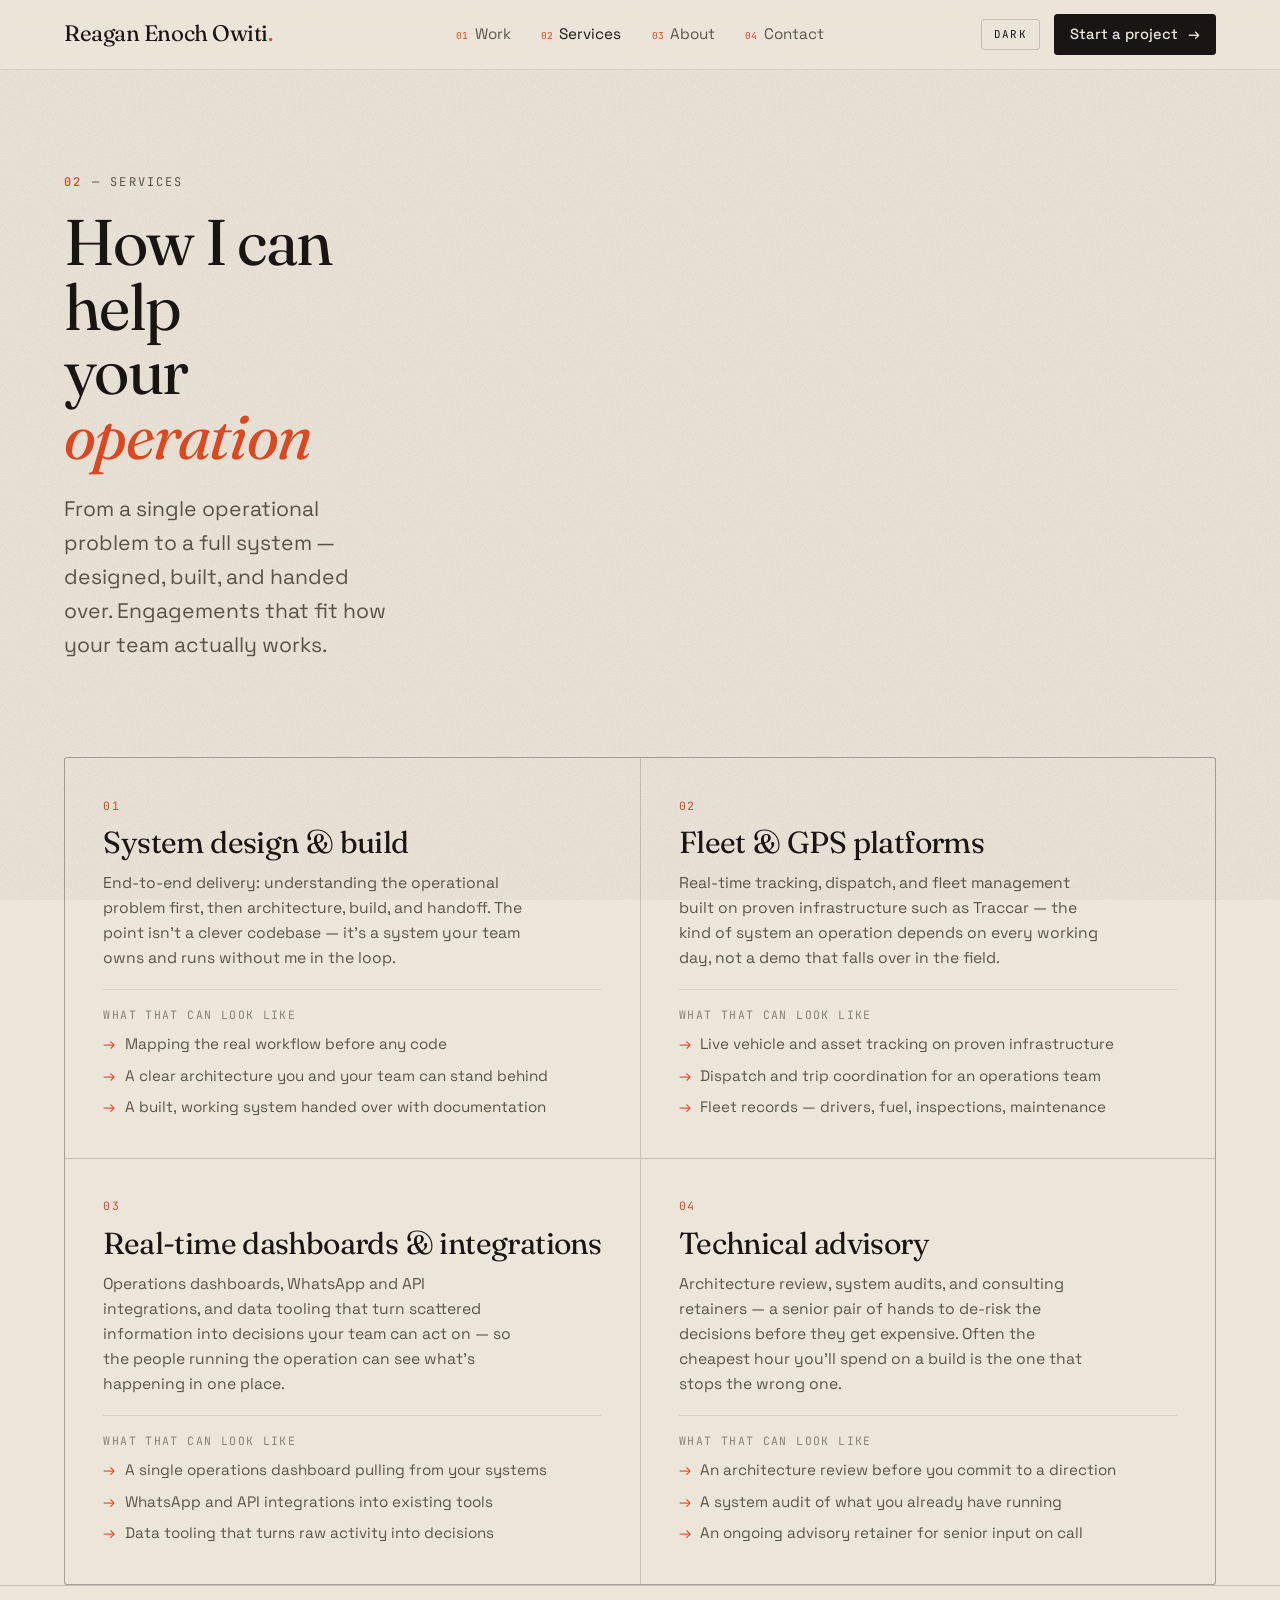
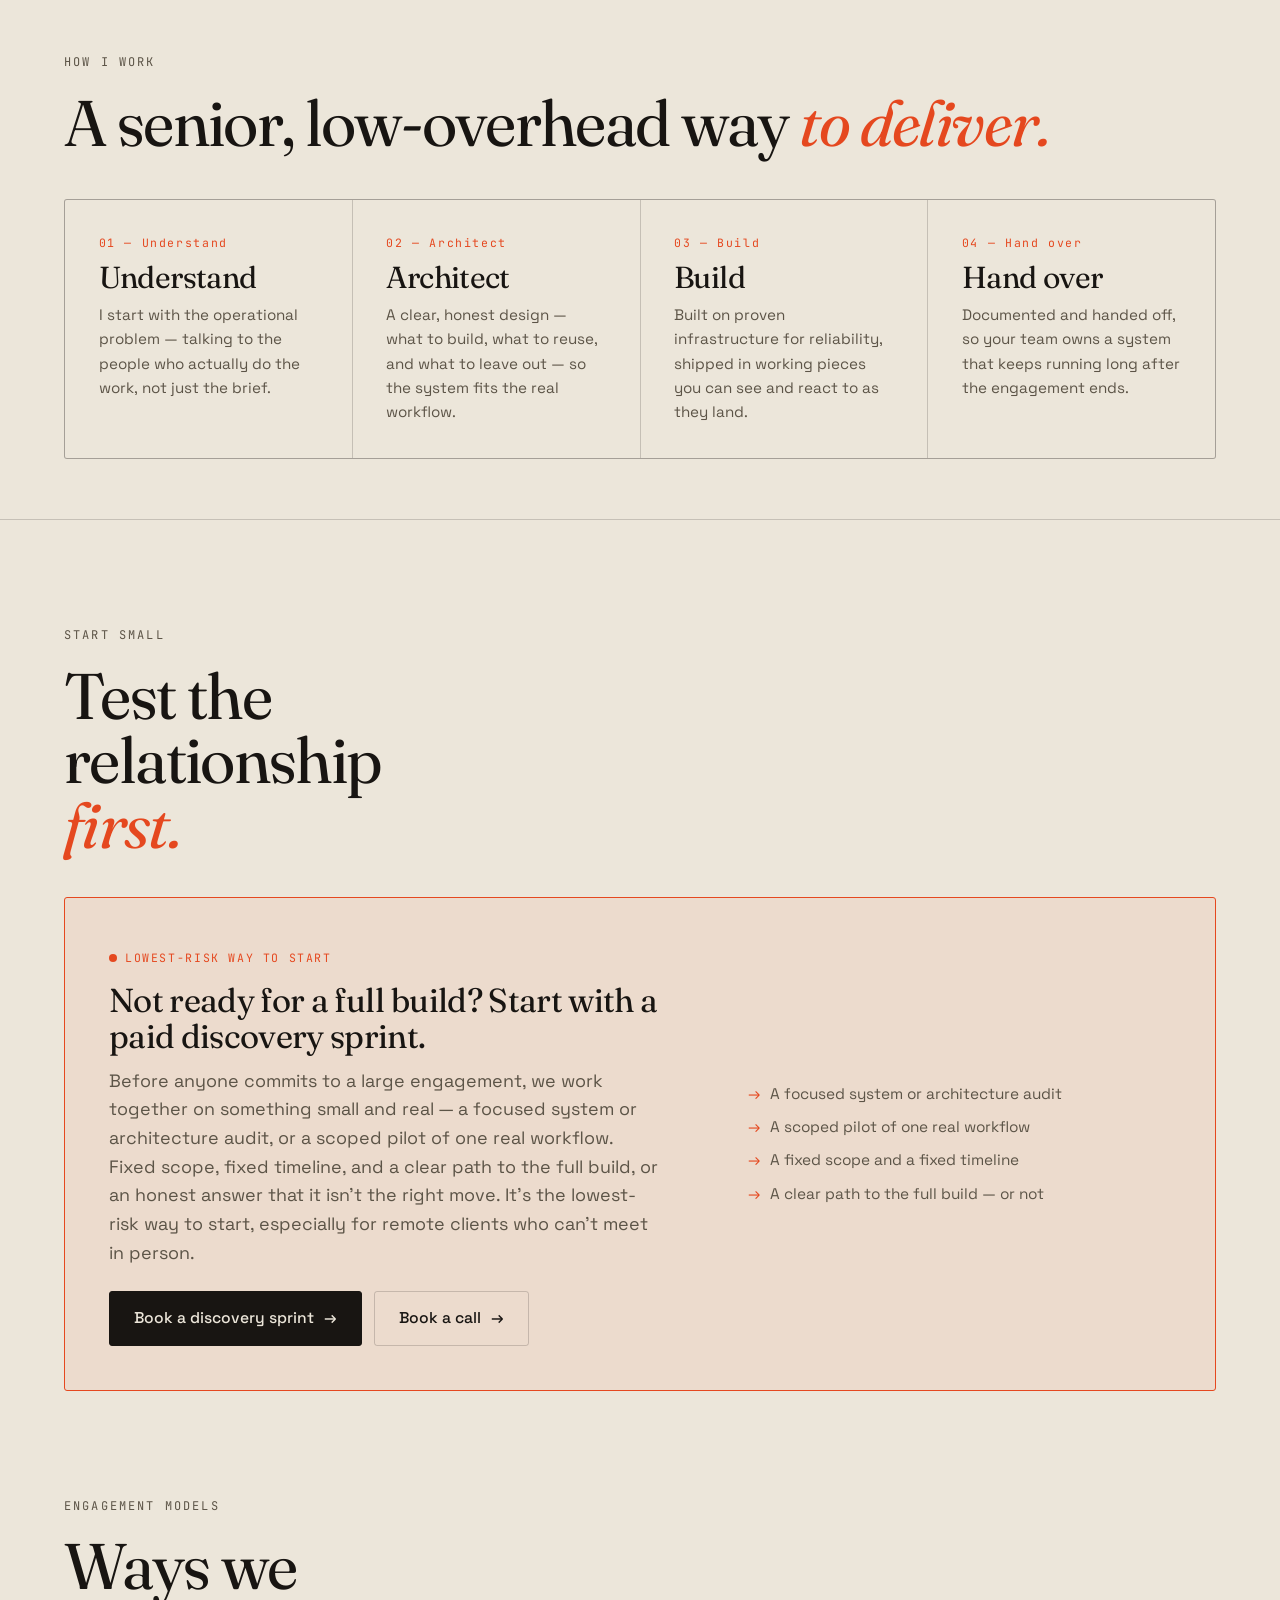
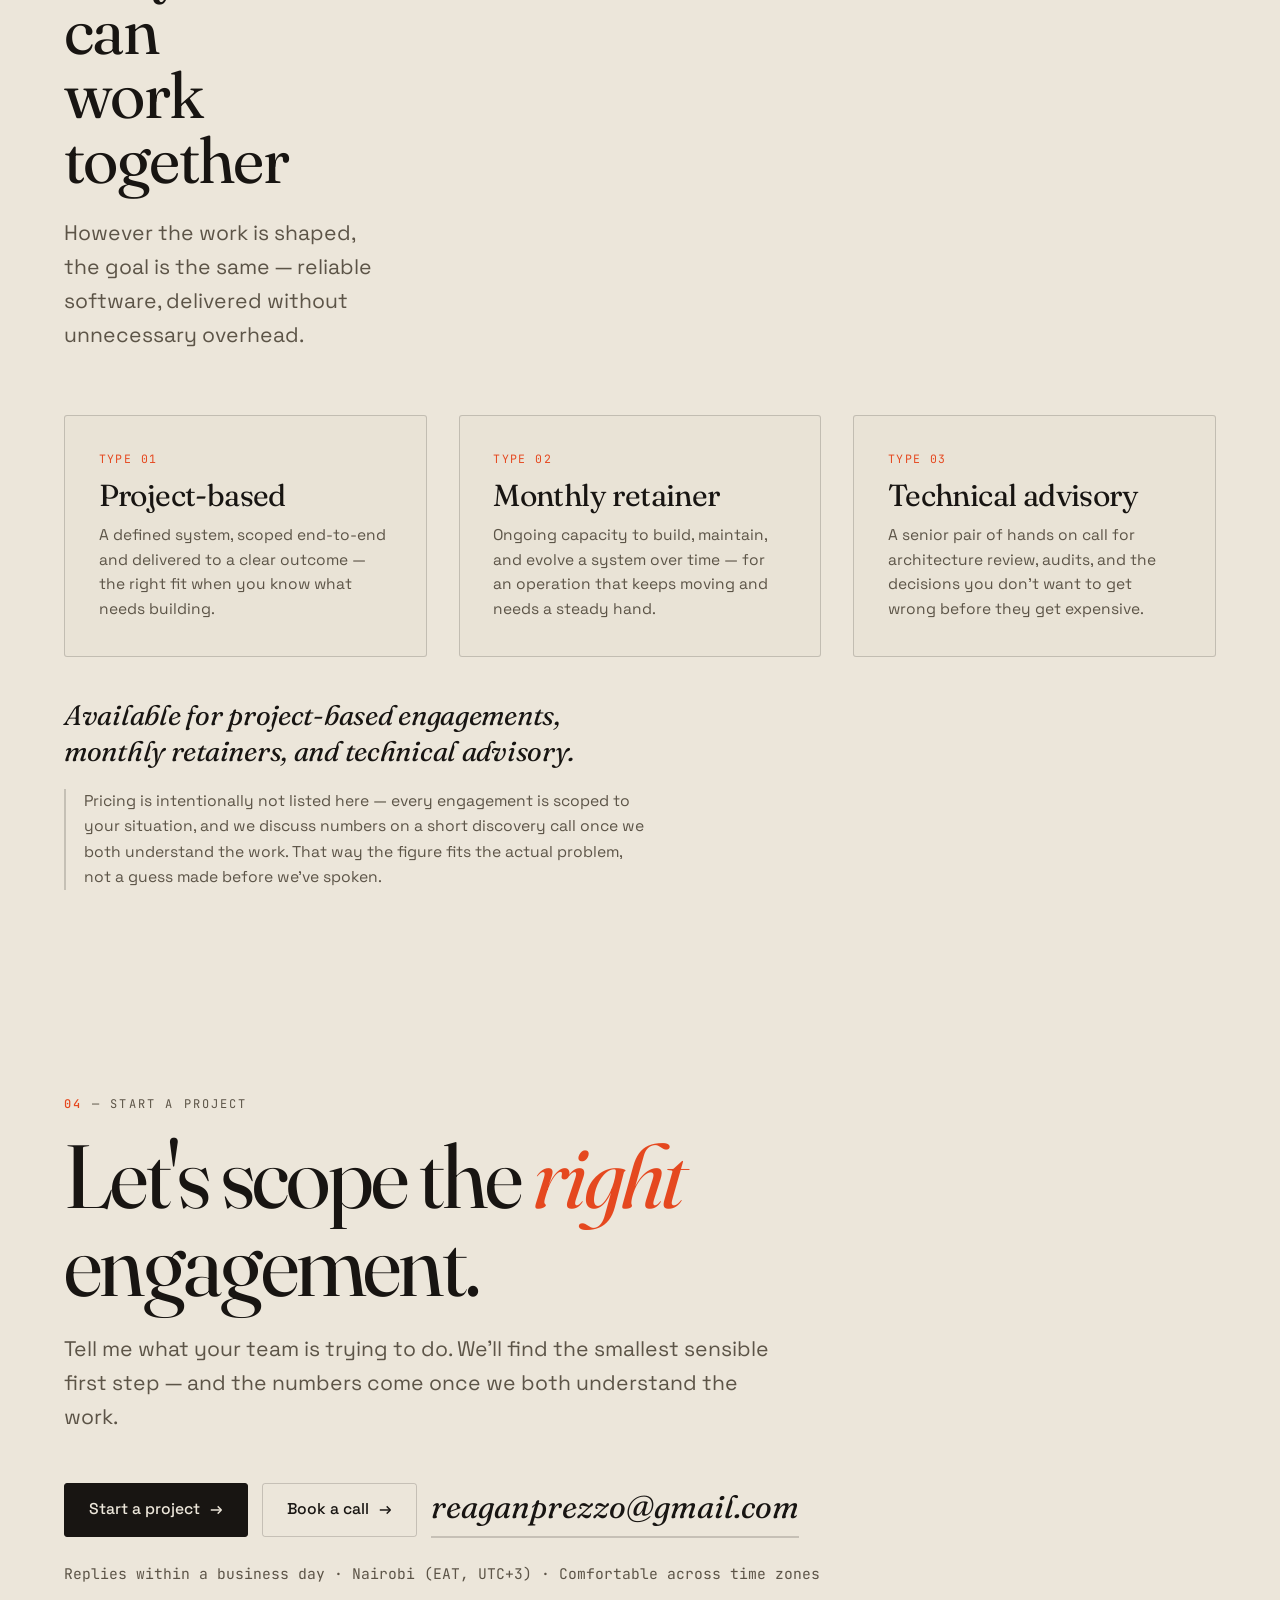
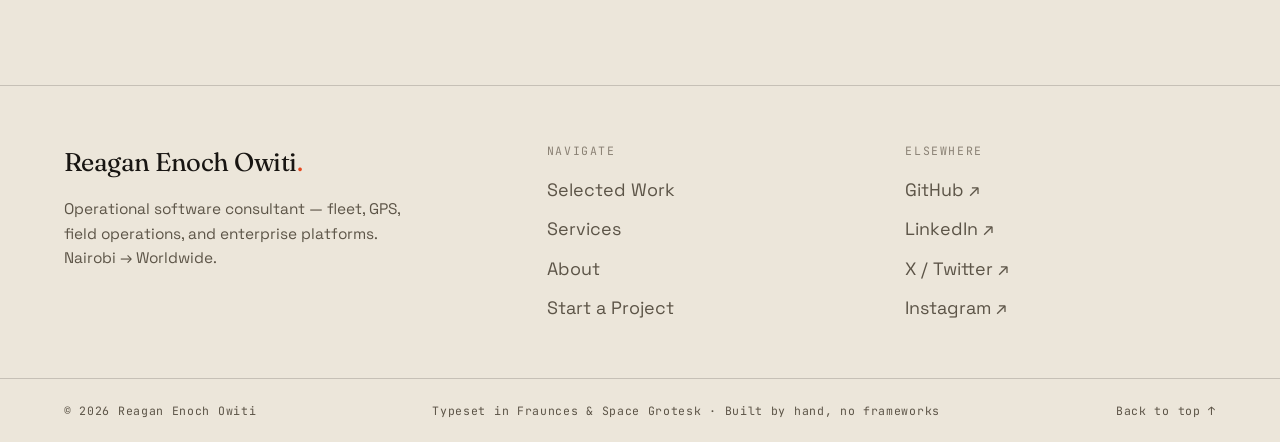
<file: services.html>
<!DOCTYPE html>
<html lang="en">
<head>
  <meta charset="UTF-8" />
  <meta name="viewport" content="width=device-width, initial-scale=1.0" />

  <title>Services &amp; Engagement Models — Reagan Enoch Owiti</title>
  <meta name="description" content="Services and engagement models for operational software — system design and build, fleet and GPS platforms, real-time dashboards, and technical advisory. Start small with a paid discovery sprint or fixed-scope pilot." />
  <meta name="author" content="Reagan Enoch Owiti" />
  <meta name="theme-color" content="#ECE6DA" />
  <meta property="og:type" content="website" />
  <meta property="og:title" content="Services &amp; Engagement Models — Reagan Enoch Owiti" />
  <meta property="og:description" content="From a single operational problem to a full system — designed, built, and handed over. Start small with a paid discovery sprint or fixed-scope pilot." />
  <meta property="og:image" content="assets/og-image.svg" />
  <meta name="twitter:card" content="summary_large_image" />
  <link rel="icon" type="image/svg+xml" href="assets/favicon.svg" />

  <link rel="preconnect" href="https://fonts.googleapis.com" />
  <link rel="preconnect" href="https://fonts.gstatic.com" crossorigin />
  <link href="https://fonts.googleapis.com/css2?family=Fraunces:ital,opsz,wght@0,9..144,400..600;1,9..144,400..600&family=Space+Grotesk:wght@400;500;600;700&family=JetBrains+Mono:wght@400;500&display=swap" rel="stylesheet" />

  <script>
    /* Set theme before paint to avoid flash */
    (function () {
      try {
        var t = localStorage.getItem("theme") ||
          (matchMedia("(prefers-color-scheme: dark)").matches ? "dark" : "light");
        document.documentElement.setAttribute("data-theme", t);
      } catch (e) { document.documentElement.setAttribute("data-theme", "light"); }
    })();
  </script>

  <style>
  /* =========================================================
     Reagan Enoch Owiti — Operational Software Consultant
     LOCKED DESIGN TOKENS  ·  copy this :root + [data-theme]
     block verbatim into every screen (work / services /
     about / contact) so the system stays consistent.
     Palette: warm paper · espresso ink · one accent (vermilion)
     Type: Fraunces (display) · Space Grotesk (body) · JetBrains Mono (labels)
     ========================================================= */
  :root {
    /* ---- Colour ---- */
    --paper:    #ECE6DA;
    --paper-2:  #E5DFD1;
    --paper-3:  #DBD3C3;
    --ink:      #181512;
    --ink-2:    #5C5447;
    --ink-3:    #8A8174;
    --line:     rgba(24, 21, 18, 0.18);
    --line-2:   rgba(24, 21, 18, 0.10);
    --accent:   #E5481F;
    --accent-2: #C53A16;

    /* ---- Type families ---- */
    --serif: "Fraunces", Georgia, "Times New Roman", serif;
    --sans:  "Space Grotesk", system-ui, -apple-system, sans-serif;
    --mono:  "JetBrains Mono", ui-monospace, "SF Mono", Menlo, monospace;

    /* ---- Type scale (fluid) ---- */
    --fs-micro:   0.72rem;
    --fs-eyebrow: 0.75rem;
    --fs-sm:      0.92rem;
    --fs-body:    clamp(1rem, 0.96rem + 0.2vw, 1.12rem);
    --fs-lead:    clamp(1.05rem, 0.98rem + 0.45vw, 1.32rem);
    --fs-h3:      clamp(1.3rem, 1.1rem + 1vw, 1.95rem);
    --fs-h2:      clamp(2.2rem, 1.55rem + 3.1vw, 4.4rem);
    --fs-display: clamp(2.7rem, 1.2rem + 6.4vw, 7.6rem);

    /* ---- Spacing ---- */
    --space-1: 0.5rem;
    --space-2: 0.75rem;
    --space-3: 1rem;
    --space-4: 1.5rem;
    --space-5: 2rem;
    --space-6: 3rem;
    --space-7: clamp(3rem, 8vw, 6rem);
    --section-pad: clamp(4.5rem, 11vh, 9rem);

    /* ---- Layout ---- */
    --maxw:   1380px;
    --measure: 62ch;
    --gutter: clamp(1.25rem, 5vw, 4.5rem);
    --radius: 3px;

    /* ---- Motion ---- */
    --ease: cubic-bezier(0.16, 1, 0.3, 1);
    --dur:  0.5s;
  }

  [data-theme="dark"] {
    --paper:    #14110E;
    --paper-2:  #1A1714;
    --paper-3:  #211D19;
    --ink:      #EDE6D7;
    --ink-2:    #9A9081;
    --ink-3:    #6E6557;
    --line:     rgba(237, 230, 215, 0.20);
    --line-2:   rgba(237, 230, 215, 0.10);
    --accent:   #FF5A2C;
    --accent-2: #FF7B54;
  }
  /* ===== END LOCKED TOKENS ===== */

  /* ---------- Reset ---------- */
  *, *::before, *::after { box-sizing: border-box; }
  html { -webkit-text-size-adjust: 100%; scroll-behavior: smooth; scroll-padding-top: 6rem; }
  body {
    margin: 0;
    font-family: var(--sans);
    font-size: var(--fs-body);
    line-height: 1.6;
    color: var(--ink);
    background: var(--paper);
    -webkit-font-smoothing: antialiased;
    overflow-x: hidden;
    transition: background var(--dur) var(--ease), color var(--dur) var(--ease);
  }
  img, svg { max-width: 100%; display: block; }
  a { color: inherit; text-decoration: none; }
  ul { list-style: none; margin: 0; padding: 0; }
  h1, h2, h3, h4 { margin: 0; font-weight: 400; }
  p { margin: 0; }
  ::selection { background: var(--accent); color: var(--paper); }
  :focus-visible { outline: 2px solid var(--accent); outline-offset: 3px; border-radius: 1px; }

  .skip-link {
    position: fixed; top: -120px; left: 1rem; z-index: 1000;
    background: var(--ink); color: var(--paper); padding: 0.7rem 1.1rem;
    font-family: var(--mono); font-size: var(--fs-sm);
    transition: top 0.2s var(--ease);
  }
  .skip-link:focus { top: 1rem; }

  /* ---------- Paper grain ---------- */
  .grain {
    position: fixed; inset: 0; z-index: 1; pointer-events: none; opacity: 0.5;
    background-image: url("data:image/svg+xml,%3Csvg xmlns='http://www.w3.org/2000/svg' width='160' height='160'%3E%3Cfilter id='n'%3E%3CfeTurbulence type='fractalNoise' baseFrequency='0.9' numOctaves='2' stitchTiles='stitch'/%3E%3C/filter%3E%3Crect width='100%25' height='100%25' filter='url(%23n)' opacity='0.4'/%3E%3C/svg%3E");
    mix-blend-mode: multiply;
  }
  [data-theme="dark"] .grain { mix-blend-mode: screen; opacity: 0.22; }

  /* ---------- Shared atoms ---------- */
  .wrap { max-width: var(--maxw); margin-inline: auto; padding-inline: var(--gutter); }
  .section { padding-block: var(--section-pad); }
  .eyebrow {
    display: inline-flex; align-items: center; gap: 0.6rem;
    font-family: var(--mono); font-size: var(--fs-eyebrow);
    letter-spacing: 0.18em; text-transform: uppercase; color: var(--ink-2);
  }
  .eyebrow b { color: var(--accent); font-weight: 500; }
  .dim { color: var(--ink-2); }
  .sec-head { margin-bottom: clamp(2.25rem, 5vw, 4rem); max-width: 30ch; }
  .sec-title {
    font-family: var(--serif); font-weight: 400; font-size: var(--fs-h2);
    line-height: 1.0; letter-spacing: -0.025em; margin-top: var(--space-3);
  }
  .sec-title em { font-style: italic; color: var(--accent); }
  .lede { color: var(--ink-2); font-size: var(--fs-lead); max-width: 52ch; margin-top: var(--space-4); }
  .rule { border: 0; border-top: 1px solid var(--line); }

  /* ---------- Buttons / links ---------- */
  .btn {
    display: inline-flex; align-items: center; gap: 0.6rem;
    font-family: var(--sans); font-weight: 500; font-size: 0.98rem;
    padding: 0.85rem 1.5rem; border-radius: var(--radius);
    background: var(--ink); color: var(--paper); border: 1px solid var(--ink);
    transition: background 0.3s var(--ease), color 0.3s var(--ease), border-color 0.3s var(--ease), transform 0.3s var(--ease);
  }
  .btn .arr { transition: transform 0.3s var(--ease); }
  .btn:hover { background: var(--accent); border-color: var(--accent); color: #fff; }
  .btn:hover .arr { transform: translate(3px, 0); }
  .btn--ghost { background: transparent; color: var(--ink); border-color: var(--line); }
  .btn--ghost:hover { background: transparent; color: var(--accent); border-color: var(--accent); }
  .btn--ghost:hover .arr { transform: translate(0, 3px); }

  .tlink {
    display: inline-flex; align-items: center; gap: 0.45rem;
    font-weight: 500; color: var(--ink);
    border-bottom: 1px solid var(--line); padding-bottom: 2px; width: fit-content;
    transition: color 0.25s var(--ease), border-color 0.25s var(--ease);
  }
  .tlink .arr { color: var(--accent); transition: transform 0.25s var(--ease); }
  .tlink:hover { color: var(--accent); border-color: var(--accent); }
  .tlink:hover .arr { transform: translate(3px, 0); }

  .tag {
    font-family: var(--mono); font-size: var(--fs-micro); letter-spacing: 0.04em;
    color: var(--ink-2); border: 1px solid var(--line); border-radius: 100px;
    padding: 0.25rem 0.65rem; white-space: nowrap;
  }

  /* ---------- Topbar ---------- */
  .topbar {
    position: sticky; top: 0; z-index: 100;
    display: grid; grid-template-columns: 1fr auto 1fr; align-items: center; gap: 1rem;
    padding: 0.85rem var(--gutter);
    background: color-mix(in srgb, var(--paper) 82%, transparent);
    backdrop-filter: blur(10px);
    border-bottom: 1px solid var(--line-2);
  }
  .wordmark { font-family: var(--serif); font-size: 1.4rem; letter-spacing: -0.02em; justify-self: start; white-space: nowrap; }
  .wordmark b { color: var(--accent); font-weight: 400; }
  .topnav { display: flex; gap: 1.9rem; justify-self: center; }
  .topnav a { font-size: 0.95rem; display: inline-flex; gap: 0.4rem; align-items: baseline; color: var(--ink-2); transition: color 0.25s; }
  .topnav a i { font-family: var(--mono); font-style: normal; font-size: 0.6rem; color: var(--accent); }
  .topnav a:hover, .topnav a[aria-current="page"] { color: var(--ink); }
  .topbar__right { display: flex; align-items: center; gap: 0.9rem; justify-self: end; }
  .theme {
    background: none; border: 1px solid var(--line); color: var(--ink);
    font-family: var(--mono); font-size: 0.68rem; letter-spacing: 0.1em; text-transform: uppercase;
    padding: 0.45rem 0.75rem; border-radius: var(--radius); cursor: pointer;
    transition: border-color 0.25s, color 0.25s;
  }
  .theme:hover { border-color: var(--accent); color: var(--accent); }
  .cta-mini { font-size: 0.92rem; padding: 0.5rem 0.95rem; }
  .navtoggle {
    display: none; width: 42px; height: 38px; padding: 0; cursor: pointer;
    background: none; border: 1px solid var(--line); border-radius: var(--radius);
    flex-direction: column; gap: 5px; align-items: center; justify-content: center;
  }
  .navtoggle span { display: block; width: 18px; height: 1.5px; background: var(--ink); transition: transform 0.3s var(--ease), opacity 0.3s; }
  body.nav-open .navtoggle span:nth-child(1) { transform: translateY(6.5px) rotate(45deg); }
  body.nav-open .navtoggle span:nth-child(2) { opacity: 0; }
  body.nav-open .navtoggle span:nth-child(3) { transform: translateY(-6.5px) rotate(-45deg); }

  .mobilenav { display: none; }
  .mobilenav[hidden] { display: none !important; }

  /* ---------- Hero ---------- */
  .hero { position: relative; padding-top: clamp(2.5rem, 7vw, 5.5rem); padding-bottom: clamp(1.5rem, 4vw, 3rem); }
  .hero__eyebrow { flex-wrap: wrap; gap: 1.1rem; margin-bottom: clamp(1.5rem, 4vw, 2.8rem); }
  .hero__title {
    font-family: var(--serif); font-weight: 400; font-size: var(--fs-display);
    line-height: 0.96; letter-spacing: -0.035em; max-width: 16ch;
  }
  .hero__title .line { display: block; overflow: hidden; }
  .hero__title .line > span { display: block; will-change: transform; }
  .hero__title em { font-style: italic; color: var(--accent); font-optical-sizing: auto; }
  .hero__foot {
    display: grid; grid-template-columns: 1.1fr 0.9fr; gap: clamp(1.5rem, 4vw, 3rem);
    align-items: end; margin-top: clamp(2.25rem, 5vw, 3.5rem);
    border-top: 1px solid var(--line); padding-top: 1.6rem;
  }
  .hero__lead { max-width: 48ch; color: var(--ink-2); font-size: var(--fs-lead); }
  .hero__actions { display: flex; flex-wrap: wrap; gap: 0.8rem; justify-self: end; }

  /* ---------- Signature: live systems-status bar ---------- */
  .statusbar {
    margin-top: clamp(2rem, 5vw, 3.25rem);
    display: flex; flex-wrap: wrap; align-items: center; gap: 0.6rem 1.4rem;
    padding: 0.85rem 1.1rem;
    border: 1px solid var(--line); border-radius: var(--radius);
    background: color-mix(in srgb, var(--paper-2) 60%, transparent);
    font-family: var(--mono); font-size: var(--fs-micro);
    letter-spacing: 0.1em; text-transform: uppercase; color: var(--ink-2);
  }
  .statusbar__badge {
    display: inline-flex; align-items: center; gap: 0.5rem;
    color: var(--accent); border-right: 1px solid var(--line); padding-right: 1.1rem; font-weight: 500;
  }
  .statusbar__dot {
    width: 8px; height: 8px; border-radius: 50%; background: var(--accent);
    box-shadow: 0 0 0 0 var(--accent); animation: pulse 2.4s var(--ease) infinite;
  }
  @keyframes pulse {
    0%   { box-shadow: 0 0 0 0 color-mix(in srgb, var(--accent) 55%, transparent); }
    70%, 100% { box-shadow: 0 0 0 9px transparent; }
  }
  .statusbar__item { display: inline-flex; align-items: center; gap: 0.55rem; }
  .statusbar__item::before { content: "·"; color: var(--ink-3); margin-right: 0.4rem; }
  .statusbar__item:first-of-type::before { content: none; }
  .statusbar strong { color: var(--ink); font-weight: 500; font-variant-numeric: tabular-nums; }

  /* ---------- Stats band ---------- */
  .stats { border-block: 1px solid var(--line); }
  .stats__grid { display: grid; grid-template-columns: repeat(3, 1fr); }
  .stat { padding: clamp(1.6rem, 4vw, 2.6rem) 0; }
  .stat + .stat { border-left: 1px solid var(--line); padding-left: clamp(1.25rem, 4vw, 3rem); }
  .stat__n { font-family: var(--serif); font-size: clamp(2.2rem, 4.5vw, 3.6rem); line-height: 1; letter-spacing: -0.02em; }
  .stat__n b { color: var(--accent); font-weight: 400; }
  .stat__l { font-family: var(--mono); font-size: var(--fs-micro); letter-spacing: 0.12em; text-transform: uppercase; color: var(--ink-2); margin-top: 0.7rem; }

  /* ---------- Capabilities ticker ---------- */
  .ticker { overflow: hidden; border-bottom: 1px solid var(--line); padding: 1.05rem 0; }
  .ticker__track { display: flex; align-items: center; gap: 2.4rem; width: max-content; animation: ticker 48s linear infinite; }
  .ticker__track span { font-family: var(--serif); font-style: italic; font-size: clamp(1.3rem, 3vw, 2.2rem); white-space: nowrap; }
  .ticker__track b { color: var(--accent); font-size: 0.7rem; }
  .ticker:hover .ticker__track { animation-play-state: paused; }
  @keyframes ticker { to { transform: translateX(-50%); } }

  /* ---------- Work (featured projects) ---------- */
  .work__head { display: flex; flex-wrap: wrap; gap: 1.5rem; align-items: flex-end; justify-content: space-between; margin-bottom: clamp(2rem, 5vw, 3.5rem); }
  .cards { display: grid; grid-template-columns: repeat(3, 1fr); gap: clamp(1.25rem, 2.5vw, 2rem); }
  .card {
    display: flex; flex-direction: column;
    border: 1px solid var(--line); border-radius: var(--radius); overflow: hidden;
    background: color-mix(in srgb, var(--paper-2) 50%, transparent);
    transition: transform 0.4s var(--ease), border-color 0.4s var(--ease), box-shadow 0.4s var(--ease);
  }
  .card:hover { transform: translateY(-4px); border-color: var(--ink-3); box-shadow: 0 26px 50px -34px rgba(24,21,18,0.55); }
  .card__media { aspect-ratio: 16 / 10; border-bottom: 1px solid var(--line); background: var(--paper-3); }
  .card__media svg { width: 100%; height: 100%; }
  .card__body { padding: clamp(1.25rem, 2.5vw, 1.75rem); display: flex; flex-direction: column; gap: 0.85rem; flex: 1; }
  .card__eyebrow { display: flex; justify-content: space-between; gap: 1rem; font-family: var(--mono); font-size: var(--fs-micro); letter-spacing: 0.1em; text-transform: uppercase; color: var(--ink-2); }
  .card__eyebrow b { color: var(--accent); font-weight: 500; }
  .card__title { font-family: var(--serif); font-size: var(--fs-h3); line-height: 1.05; letter-spacing: -0.02em; }
  .card__desc { color: var(--ink-2); font-size: 0.98rem; }
  .card__tags { display: flex; flex-wrap: wrap; gap: 0.4rem; margin-top: 0.1rem; }
  .card__foot { margin-top: auto; padding-top: 0.4rem; }

  /* SVG placeholder theming (project media + monogram) */
  .ph-bg { fill: var(--paper-3); }
  .ph-grid { stroke: var(--line); stroke-width: 1; fill: none; }
  .ph-ink  { stroke: var(--ink-2); stroke-width: 2; fill: none; }
  .ph-ink-f { fill: var(--ink-2); stroke: none; }
  .ph-accent { stroke: var(--accent); stroke-width: 2.5; fill: none; }
  .ph-accent-f { fill: var(--accent); stroke: none; }
  .ph-label { fill: var(--ink-2); font-family: var(--mono); font-size: 17px; letter-spacing: 3px; }

  /* ---------- Services ---------- */
  .svc-grid { display: grid; grid-template-columns: repeat(2, 1fr); gap: clamp(1px, 0.2vw, 1px); border: 1px solid var(--line); border-radius: var(--radius); overflow: hidden; background: var(--line); }
  .svc {
    background: var(--paper); padding: clamp(1.5rem, 3vw, 2.4rem);
    display: flex; flex-direction: column; gap: 0.7rem;
    transition: background 0.3s var(--ease);
  }
  .svc:hover { background: var(--paper-2); }
  .svc__n { font-family: var(--mono); font-size: var(--fs-micro); letter-spacing: 0.12em; color: var(--accent); }
  .svc__title { font-family: var(--serif); font-size: var(--fs-h3); line-height: 1.1; letter-spacing: -0.02em; }
  .svc__desc { color: var(--ink-2); font-size: 0.98rem; max-width: 42ch; }

  .starter {
    margin-top: clamp(1.25rem, 2.5vw, 2rem);
    display: grid; grid-template-columns: 1.4fr 1fr; gap: clamp(1.5rem, 4vw, 3rem); align-items: center;
    border: 1px solid var(--accent); border-radius: var(--radius);
    padding: clamp(1.5rem, 3.5vw, 2.75rem);
    background: color-mix(in srgb, var(--accent) 7%, var(--paper));
  }
  .starter__tag { display: inline-flex; align-items: center; gap: 0.5rem; font-family: var(--mono); font-size: var(--fs-micro); letter-spacing: 0.14em; text-transform: uppercase; color: var(--accent); margin-bottom: 0.9rem; }
  .starter__title { font-family: var(--serif); font-size: clamp(1.5rem, 2.6vw, 2.2rem); line-height: 1.08; letter-spacing: -0.02em; }
  .starter__desc { color: var(--ink-2); margin-top: 0.8rem; max-width: 50ch; }
  .starter__aside { display: flex; flex-direction: column; gap: 1rem; justify-self: end; align-items: flex-start; }
  .starter__list { display: flex; flex-direction: column; gap: 0.55rem; }
  .starter__list li { display: flex; gap: 0.6rem; align-items: baseline; color: var(--ink-2); font-size: 0.96rem; }
  .starter__list li::before { content: "→"; color: var(--accent); }

  .engagements { margin-top: clamp(1.5rem, 3vw, 2.25rem); display: flex; flex-wrap: wrap; align-items: center; gap: 0.6rem 0.9rem; color: var(--ink-2); }
  .engagements .tag { border-color: var(--line); }

  /* ---------- Proof band ---------- */
  .proof { border-block: 1px solid var(--line); }
  .proof__inner { display: grid; grid-template-columns: 0.8fr 1.2fr; gap: clamp(1.5rem, 5vw, 4rem); align-items: center; padding-block: clamp(2.25rem, 5vw, 3.5rem); }
  .proof__lead { font-family: var(--serif); font-size: clamp(1.4rem, 2.6vw, 2.1rem); line-height: 1.2; letter-spacing: -0.02em; }
  .proof__lead em { font-style: italic; color: var(--accent); }
  .proof__facts { display: grid; grid-template-columns: repeat(2, 1fr); gap: 1.4rem 2rem; }
  .proof__fact { display: flex; flex-direction: column; gap: 0.25rem; }
  .proof__fact dt { font-family: var(--mono); font-size: var(--fs-micro); letter-spacing: 0.1em; text-transform: uppercase; color: var(--ink-3); }
  .proof__fact dd { margin: 0; font-size: 1.02rem; color: var(--ink); }
  .proof__fact dd b { color: var(--accent); font-weight: 500; }

  /* ---------- About teaser ---------- */
  .about__grid { display: grid; grid-template-columns: 1.45fr 0.85fr; gap: clamp(2rem, 6vw, 5rem); align-items: center; }
  .about__statement { font-family: var(--serif); font-size: clamp(1.6rem, 3.4vw, 2.9rem); line-height: 1.12; letter-spacing: -0.02em; max-width: 22ch; }
  .about__statement em { font-style: italic; color: var(--accent); }
  .about__body { color: var(--ink-2); max-width: 54ch; margin-top: 1.5rem; }
  .about__body p + p { margin-top: 1rem; }
  .about__foot { margin-top: 2rem; }
  .portrait { margin: 0; position: relative; max-width: 360px; }
  .portrait::before { content: ""; position: absolute; inset: 14px -14px -14px 14px; background: var(--accent); z-index: 0; border-radius: var(--radius); }
  .portrait__frame { position: relative; z-index: 1; border: 1px solid var(--ink); border-radius: var(--radius); overflow: hidden; background: var(--paper-3); }
  .portrait__frame svg { width: 100%; height: auto; }
  .portrait figcaption { position: relative; z-index: 1; font-family: var(--mono); font-size: var(--fs-micro); letter-spacing: 0.08em; text-transform: uppercase; color: var(--ink-2); margin-top: 0.9rem; }
  .mg-bg { fill: var(--paper-3); }
  .mg-frame { stroke: var(--line); stroke-width: 1.5; fill: none; }
  .mg-ink { fill: var(--ink); }
  .mg-accent { fill: var(--accent); }
  .mg-route { stroke: var(--accent); stroke-width: 2.5; fill: none; }
  .mg-node { fill: var(--paper-3); stroke: var(--accent); stroke-width: 2.5; }

  /* ---------- Closing CTA ---------- */
  .cta { text-align: left; }
  .cta__title { font-family: var(--serif); font-size: clamp(2.4rem, 7vw, 6rem); line-height: 0.98; letter-spacing: -0.03em; max-width: 14ch; }
  .cta__title em { font-style: italic; color: var(--accent); }
  .cta__row { display: flex; flex-wrap: wrap; gap: 0.9rem; align-items: center; margin-top: clamp(2rem, 4vw, 3rem); }
  .cta__email { font-family: var(--serif); font-style: italic; font-size: clamp(1.3rem, 3vw, 2rem); border-bottom: 2px solid var(--line); padding-bottom: 0.12em; transition: color 0.3s, border-color 0.3s; }
  .cta__email:hover { color: var(--accent); border-color: var(--accent); }
  .cta__meta { margin-top: 1.5rem; color: var(--ink-2); font-family: var(--mono); font-size: var(--fs-sm); }

  /* ---------- Footer ---------- */
  .footer { border-top: 1px solid var(--line); }
  .footer__top { display: grid; grid-template-columns: 1.4fr 1fr 1fr; gap: clamp(1.75rem, 4vw, 3rem); padding-block: clamp(2.5rem, 5vw, 3.5rem); }
  .footer__brand .wordmark { font-size: 1.6rem; }
  .footer__tagline { color: var(--ink-2); margin-top: 0.9rem; max-width: 34ch; font-size: 0.96rem; }
  .footer__col h4 { font-family: var(--mono); font-size: var(--fs-micro); letter-spacing: 0.14em; text-transform: uppercase; color: var(--ink-3); margin-bottom: 1rem; }
  .footer__col ul { display: flex; flex-direction: column; gap: 0.65rem; }
  .footer__col a { color: var(--ink-2); transition: color 0.2s var(--ease), transform 0.2s var(--ease); width: fit-content; }
  .footer__col a:hover { color: var(--accent); transform: translateX(4px); }
  .footer__bar { display: flex; flex-wrap: wrap; gap: 1rem; justify-content: space-between; align-items: center; border-top: 1px solid var(--line); padding-block: 1.4rem; font-family: var(--mono); font-size: var(--fs-micro); letter-spacing: 0.06em; color: var(--ink-2); }
  .footer__bar a:hover { color: var(--accent); }

  /* ---------- Reveal-on-scroll ---------- */
  .reveal { opacity: 0; transform: translateY(22px); transition: opacity 0.8s var(--ease), transform 0.8s var(--ease); }
  .reveal.in { opacity: 1; transform: none; }

  /* ---------- Hero load animation ---------- */
  .hero__title .line > span { transform: translateY(110%); }
  html.ready .hero__title .line > span { animation: lineUp 1s var(--ease) forwards; }
  html.ready .hero__title .line:nth-child(1) > span { animation-delay: 0.05s; }
  html.ready .hero__title .line:nth-child(2) > span { animation-delay: 0.16s; }
  html.ready .hero__title .line:nth-child(3) > span { animation-delay: 0.27s; }
  @keyframes lineUp { to { transform: translateY(0); } }

  /* ---------- Responsive ---------- */
  @media (max-width: 1040px) {
    .cards { grid-template-columns: 1fr; }
    .card { flex-direction: row; }
    .card__media { aspect-ratio: auto; width: 38%; min-width: 180px; border-bottom: 0; border-right: 1px solid var(--line); }
    .card__body { flex: 1; }
  }
  @media (max-width: 900px) {
    .topnav, .topbar__right .cta-mini, .topbar__right .theme { display: none; }
    .topbar { grid-template-columns: 1fr auto; }
    .topbar__right { gap: 0.6rem; }
    .navtoggle { display: flex; }
    .mobilenav {
      display: block; position: sticky; top: 57px; z-index: 99;
      border-bottom: 1px solid var(--line);
      background: var(--paper);
      padding: 0.5rem var(--gutter) 1.25rem;
    }
    .mobilenav ul { display: flex; flex-direction: column; }
    .mobilenav ul a { display: flex; gap: 0.7rem; align-items: baseline; padding: 0.85rem 0; border-bottom: 1px solid var(--line-2); color: var(--ink); font-family: var(--serif); font-size: 1.5rem; }
    .mobilenav ul a i { font-family: var(--mono); font-style: normal; font-size: 0.7rem; color: var(--accent); }
    .mobilenav .btn { margin-top: 1.1rem; }
    .mobilenav__util { display: flex; gap: 0.8rem; margin-top: 1.1rem; }
    .hero__foot { grid-template-columns: 1fr; align-items: start; }
    .hero__actions { justify-self: start; }
    .about__grid { grid-template-columns: 1fr; }
    .portrait { max-width: 320px; }
    .proof__inner { grid-template-columns: 1fr; }
    .starter { grid-template-columns: 1fr; }
    .starter__aside { justify-self: start; }
  }
  @media (max-width: 620px) {
    .svc-grid { grid-template-columns: 1fr; }
    .stats__grid { grid-template-columns: 1fr; }
    .stat + .stat { border-left: 0; border-top: 1px solid var(--line); padding-left: 0; }
    .proof__facts { grid-template-columns: 1fr; }
    .footer__top { grid-template-columns: 1fr; }
    .card { flex-direction: column; }
    .card__media { width: 100%; aspect-ratio: 16 / 10; border-right: 0; border-bottom: 1px solid var(--line); }
  }

  /* ---------- Reduced motion ---------- */
  @media (prefers-reduced-motion: reduce) {
    html { scroll-behavior: auto; }
    *, *::before, *::after { animation-duration: 0.001ms !important; animation-iteration-count: 1 !important; transition-duration: 0.001ms !important; }
    .ticker__track { animation: none !important; transform: none !important; }
    .statusbar__dot { animation: none !important; }
    .hero__title .line > span { transform: none !important; }
    .reveal { opacity: 1 !important; transform: none !important; }
  }

  /* =========================================================
     PAGE-SPECIFIC · services.html  (appended — uses tokens only)
     ========================================================= */
  /* Page intro — slimmer than the home hero */
  .svc-intro { padding-top: clamp(3rem, 8vw, 6rem); padding-bottom: clamp(1rem, 3vw, 2rem); }

  /* Offering card adds a deliverables sub-list under the shared .svc atom */
  .svc__what {
    margin-top: 0.4rem; padding-top: 1rem; border-top: 1px solid var(--line-2);
    display: flex; flex-direction: column; gap: 0.5rem;
  }
  .svc__what-label { font-family: var(--mono); font-size: var(--fs-micro); letter-spacing: 0.12em; text-transform: uppercase; color: var(--ink-3); }
  .svc__what ul { display: flex; flex-direction: column; gap: 0.45rem; }
  .svc__what li { display: flex; gap: 0.6rem; align-items: baseline; color: var(--ink-2); font-size: 0.95rem; }
  .svc__what li::before { content: "→"; color: var(--accent); flex: none; }

  /* "How I work" process band */
  .process { border-block: 1px solid var(--line); }
  .process__inner { padding-block: clamp(2.5rem, 5vw, 3.75rem); }
  .process__head { margin-bottom: clamp(1.75rem, 4vw, 2.75rem); }
  .process__title { font-family: var(--serif); font-size: var(--fs-h2); line-height: 1.0; letter-spacing: -0.025em; margin-top: var(--space-3); }
  .process__title em { font-style: italic; color: var(--accent); }
  .process__steps { display: grid; grid-template-columns: repeat(4, 1fr); gap: clamp(1px, 0.2vw, 1px); border: 1px solid var(--line); border-radius: var(--radius); overflow: hidden; background: var(--line); }
  .process__step { background: var(--paper); padding: clamp(1.4rem, 2.8vw, 2.1rem); display: flex; flex-direction: column; gap: 0.6rem; transition: background 0.3s var(--ease); }
  .process__step:hover { background: var(--paper-2); }
  .process__step-n { font-family: var(--mono); font-size: var(--fs-micro); letter-spacing: 0.14em; color: var(--accent); }
  .process__step-t { font-family: var(--serif); font-size: var(--fs-h3); line-height: 1.05; letter-spacing: -0.02em; }
  .process__step-d { color: var(--ink-2); font-size: 0.95rem; }

  /* Engagement models — three descriptive rows */
  .models { display: grid; grid-template-columns: repeat(3, 1fr); gap: clamp(1.25rem, 2.5vw, 2rem); margin-top: clamp(2rem, 4vw, 3rem); }
  .model {
    border: 1px solid var(--line); border-radius: var(--radius);
    padding: clamp(1.4rem, 3vw, 2.1rem); display: flex; flex-direction: column; gap: 0.7rem;
    background: color-mix(in srgb, var(--paper-2) 50%, transparent);
    transition: border-color 0.3s var(--ease), transform 0.3s var(--ease);
  }
  .model:hover { border-color: var(--ink-3); transform: translateY(-3px); }
  .model__n { font-family: var(--mono); font-size: var(--fs-micro); letter-spacing: 0.12em; text-transform: uppercase; color: var(--accent); }
  .model__t { font-family: var(--serif); font-size: var(--fs-h3); line-height: 1.05; letter-spacing: -0.02em; }
  .model__d { color: var(--ink-2); font-size: 0.97rem; }
  .models-line { margin-top: clamp(1.75rem, 3.5vw, 2.5rem); font-family: var(--serif); font-style: italic; font-size: clamp(1.2rem, 2.4vw, 1.75rem); line-height: 1.3; letter-spacing: -0.01em; max-width: 30ch; }
  .models-note {
    margin-top: 1.25rem; max-width: 58ch; color: var(--ink-2); font-size: 0.98rem;
    border-left: 2px solid var(--line); padding-left: 1.1rem;
  }

  @media (max-width: 900px) {
    .process__steps { grid-template-columns: repeat(2, 1fr); }
    .models { grid-template-columns: 1fr; }
  }
  @media (max-width: 620px) {
    .process__steps { grid-template-columns: 1fr; }
  }
  </style>
</head>
<body>
  <a class="skip-link" href="#main">Skip to content</a>
  <div class="grain" aria-hidden="true"></div>

  <!-- ===================== HEADER ===================== -->
  <header class="topbar" id="top">
    <a href="index.html" class="wordmark">Reagan Enoch Owiti<b>.</b></a>

    <nav class="topnav" aria-label="Primary">
      <a href="work.html"><i>01</i> Work</a>
      <a href="services.html" aria-current="page"><i>02</i> Services</a>
      <a href="about.html"><i>03</i> About</a>
      <a href="contact.html"><i>04</i> Contact</a>
    </nav>

    <div class="topbar__right">
      <button class="theme js-theme" type="button" aria-label="Toggle colour theme"><span class="theme__t">Dark</span></button>
      <a href="contact.html" class="btn cta-mini">Start a project <span class="arr">→</span></a>
      <button class="navtoggle" id="navToggle" type="button" aria-label="Open menu" aria-expanded="false" aria-controls="mobileNav">
        <span></span><span></span><span></span>
      </button>
    </div>
  </header>

  <!-- mobile menu -->
  <nav class="mobilenav" id="mobileNav" aria-label="Mobile" hidden>
    <ul>
      <li><a href="work.html"><i>01</i> Work</a></li>
      <li><a href="services.html" aria-current="page"><i>02</i> Services</a></li>
      <li><a href="about.html"><i>03</i> About</a></li>
      <li><a href="contact.html"><i>04</i> Contact</a></li>
    </ul>
    <a href="contact.html" class="btn">Start a project <span class="arr">→</span></a>
    <div class="mobilenav__util">
      <button class="theme js-theme" type="button" aria-label="Toggle colour theme"><span class="theme__t">Dark</span></button>
    </div>
  </nav>

  <main id="main">
    <!-- ===================== INTRO ===================== -->
    <section class="wrap section svc-intro" aria-labelledby="svc-intro-title">
      <div class="sec-head">
        <span class="eyebrow"><b>02</b> — Services</span>
        <h2 class="sec-title" id="svc-intro-title">How I can help<br />your <em>operation</em></h2>
        <p class="lede">From a single operational problem to a full system — designed, built, and handed over. Engagements that fit how your team actually works.</p>
      </div>
    </section>

    <!-- ===================== FOUR OFFERINGS ===================== -->
    <section class="wrap" aria-label="Service offerings">
      <div class="svc-grid">
        <article class="svc reveal">
          <span class="svc__n">01</span>
          <h3 class="svc__title">System design &amp; build</h3>
          <p class="svc__desc">End-to-end delivery: understanding the operational problem first, then architecture, build, and handoff. The point isn't a clever codebase — it's a system your team owns and runs without me in the loop.</p>
          <div class="svc__what">
            <span class="svc__what-label">What that can look like</span>
            <ul>
              <li>Mapping the real workflow before any code</li>
              <li>A clear architecture you and your team can stand behind</li>
              <li>A built, working system handed over with documentation</li>
            </ul>
          </div>
        </article>

        <article class="svc reveal">
          <span class="svc__n">02</span>
          <h3 class="svc__title">Fleet &amp; GPS platforms</h3>
          <p class="svc__desc">Real-time tracking, dispatch, and fleet management built on proven infrastructure such as Traccar — the kind of system an operation depends on every working day, not a demo that falls over in the field.</p>
          <div class="svc__what">
            <span class="svc__what-label">What that can look like</span>
            <ul>
              <li>Live vehicle and asset tracking on proven infrastructure</li>
              <li>Dispatch and trip coordination for an operations team</li>
              <li>Fleet records — drivers, fuel, inspections, maintenance</li>
            </ul>
          </div>
        </article>

        <article class="svc reveal">
          <span class="svc__n">03</span>
          <h3 class="svc__title">Real-time dashboards &amp; integrations</h3>
          <p class="svc__desc">Operations dashboards, WhatsApp and API integrations, and data tooling that turn scattered information into decisions your team can act on — so the people running the operation can see what's happening in one place.</p>
          <div class="svc__what">
            <span class="svc__what-label">What that can look like</span>
            <ul>
              <li>A single operations dashboard pulling from your systems</li>
              <li>WhatsApp and API integrations into existing tools</li>
              <li>Data tooling that turns raw activity into decisions</li>
            </ul>
          </div>
        </article>

        <article class="svc reveal">
          <span class="svc__n">04</span>
          <h3 class="svc__title">Technical advisory</h3>
          <p class="svc__desc">Architecture review, system audits, and consulting retainers — a senior pair of hands to de-risk the decisions before they get expensive. Often the cheapest hour you'll spend on a build is the one that stops the wrong one.</p>
          <div class="svc__what">
            <span class="svc__what-label">What that can look like</span>
            <ul>
              <li>An architecture review before you commit to a direction</li>
              <li>A system audit of what you already have running</li>
              <li>An ongoing advisory retainer for senior input on call</li>
            </ul>
          </div>
        </article>
      </div>
    </section>

    <!-- ===================== HOW I WORK (process band) ===================== -->
    <section class="process" aria-labelledby="process-title">
      <div class="wrap process__inner">
        <div class="process__head reveal">
          <span class="eyebrow">How I work</span>
          <h2 class="process__title" id="process-title">A senior, low-overhead way <em>to deliver.</em></h2>
        </div>
        <div class="process__steps">
          <div class="process__step reveal">
            <span class="process__step-n">01 — Understand</span>
            <h3 class="process__step-t">Understand</h3>
            <p class="process__step-d">I start with the operational problem — talking to the people who actually do the work, not just the brief.</p>
          </div>
          <div class="process__step reveal">
            <span class="process__step-n">02 — Architect</span>
            <h3 class="process__step-t">Architect</h3>
            <p class="process__step-d">A clear, honest design — what to build, what to reuse, and what to leave out — so the system fits the real workflow.</p>
          </div>
          <div class="process__step reveal">
            <span class="process__step-n">03 — Build</span>
            <h3 class="process__step-t">Build</h3>
            <p class="process__step-d">Built on proven infrastructure for reliability, shipped in working pieces you can see and react to as they land.</p>
          </div>
          <div class="process__step reveal">
            <span class="process__step-n">04 — Hand over</span>
            <h3 class="process__step-t">Hand over</h3>
            <p class="process__step-d">Documented and handed off, so your team owns a system that keeps running long after the engagement ends.</p>
          </div>
        </div>
      </div>
    </section>

    <!-- ===================== START SMALL (prominent, low-friction) ===================== -->
    <section class="wrap section" id="start-small" aria-labelledby="start-small-title">
      <div class="sec-head" style="margin-bottom:clamp(1.5rem, 4vw, 2.5rem)">
        <span class="eyebrow">Start small</span>
        <h2 class="sec-title" id="start-small-title">Test the relationship <em>first.</em></h2>
      </div>

      <div class="starter reveal">
        <div>
          <span class="starter__tag"><span class="statusbar__dot" aria-hidden="true"></span>Lowest-risk way to start</span>
          <h3 class="starter__title">Not ready for a full build? Start with a paid discovery sprint.</h3>
          <p class="starter__desc">Before anyone commits to a large engagement, we work together on something small and real — a focused system or architecture audit, or a scoped pilot of one real workflow. Fixed scope, fixed timeline, and a clear path to the full build, or an honest answer that it isn't the right move. It's the lowest-risk way to start, especially for remote clients who can't meet in person.</p>
          <div style="margin-top:1.5rem; display:flex; flex-wrap:wrap; gap:0.8rem;">
            <a href="contact.html" class="btn">Book a discovery sprint <span class="arr">→</span></a>
            <a href="https://cal.com/reagan-enoch-i9k0su/30min" class="btn btn--ghost" data-cal-link="reagan-enoch-i9k0su/30min" data-cal-config='{"layout":"month_view"}' target="_blank" rel="noopener">Book a call <span class="arr">→</span></a>
          </div>
        </div>
        <ul class="starter__list" aria-label="What a starter engagement can be">
          <li>A focused system or architecture audit</li>
          <li>A scoped pilot of one real workflow</li>
          <li>A fixed scope and a fixed timeline</li>
          <li>A clear path to the full build — or not</li>
        </ul>
      </div>
    </section>

    <!-- ===================== ENGAGEMENT MODELS ===================== -->
    <section class="wrap section" aria-labelledby="models-title" style="padding-top:0">
      <div class="sec-head">
        <span class="eyebrow">Engagement models</span>
        <h2 class="sec-title" id="models-title">Ways we can<br />work together</h2>
        <p class="lede">However the work is shaped, the goal is the same — reliable software, delivered without unnecessary overhead.</p>
      </div>

      <div class="models">
        <article class="model reveal">
          <span class="model__n">Type 01</span>
          <h3 class="model__t">Project-based</h3>
          <p class="model__d">A defined system, scoped end-to-end and delivered to a clear outcome — the right fit when you know what needs building.</p>
        </article>
        <article class="model reveal">
          <span class="model__n">Type 02</span>
          <h3 class="model__t">Monthly retainer</h3>
          <p class="model__d">Ongoing capacity to build, maintain, and evolve a system over time — for an operation that keeps moving and needs a steady hand.</p>
        </article>
        <article class="model reveal">
          <span class="model__n">Type 03</span>
          <h3 class="model__t">Technical advisory</h3>
          <p class="model__d">A senior pair of hands on call for architecture review, audits, and the decisions you don't want to get wrong before they get expensive.</p>
        </article>
      </div>

      <p class="models-line reveal">Available for project-based engagements, monthly retainers, and technical advisory.</p>

      <p class="models-note reveal">Pricing is intentionally not listed here — every engagement is scoped to your situation, and we discuss numbers on a short discovery call once we both understand the work. That way the figure fits the actual problem, not a guess made before we've spoken.</p>
    </section>

    <!-- ===================== CLOSING CTA ===================== -->
    <section class="section wrap cta" aria-labelledby="cta-title">
      <span class="eyebrow"><b>04</b> — Start a Project</span>
      <h2 class="cta__title" id="cta-title" style="margin-top:1rem">Let's scope the <em>right</em> engagement.</h2>
      <p class="lede">Tell me what your team is trying to do. We'll find the smallest sensible first step — and the numbers come once we both understand the work.</p>

      <div class="cta__row">
        <a href="contact.html" class="btn">Start a project <span class="arr">→</span></a>
        <a href="https://cal.com/reagan-enoch-i9k0su/30min" class="btn btn--ghost" data-cal-link="reagan-enoch-i9k0su/30min" data-cal-config='{"layout":"month_view"}' target="_blank" rel="noopener">Book a call <span class="arr">→</span></a>
        <a href="mailto:reaganprezzo@gmail.com" class="cta__email">reaganprezzo@gmail.com</a>
      </div>
      <p class="cta__meta">Replies within a business day · Nairobi (EAT, UTC+3) · Comfortable across time zones</p>
    </section>
  </main>

  <!-- ===================== FOOTER ===================== -->
  <footer class="footer">
    <div class="wrap footer__top">
      <div class="footer__brand">
        <a href="index.html" class="wordmark">Reagan Enoch Owiti<b>.</b></a>
        <p class="footer__tagline">Operational software consultant — fleet, GPS, field operations, and enterprise platforms. Nairobi → Worldwide.</p>
      </div>
      <div class="footer__col">
        <h4>Navigate</h4>
        <ul>
          <li><a href="work.html">Selected Work</a></li>
          <li><a href="services.html">Services</a></li>
          <li><a href="about.html">About</a></li>
          <li><a href="contact.html">Start a Project</a></li>
        </ul>
      </div>
      <div class="footer__col">
        <h4>Elsewhere</h4>
        <ul>
          <li><a href="https://github.com/Reagandennis" target="_blank" rel="noopener">GitHub ↗</a></li>
          <li><a href="https://www.linkedin.com/in/reaganowiti/" target="_blank" rel="noopener">LinkedIn ↗</a></li>
          <li><a href="https://x.com/Reaganenochowi2" target="_blank" rel="noopener">X / Twitter ↗</a></li>
          <li><a href="https://instagram.com/founder.reagan" target="_blank" rel="noopener">Instagram ↗</a></li>
        </ul>
      </div>
    </div>
    <div class="wrap footer__bar">
      <span>© 2026 Reagan Enoch Owiti</span>
      <span>Typeset in Fraunces &amp; Space Grotesk · Built by hand, no frameworks</span>
      <a href="#top">Back to top ↑</a>
    </div>
  </footer>

  <script>
  (function () {
    "use strict";
    var root = document.documentElement;
    var reduced = matchMedia("(prefers-reduced-motion: reduce)").matches;
    var $  = function (s, c) { return (c || document).querySelector(s); };
    var $$ = function (s, c) { return Array.prototype.slice.call((c || document).querySelectorAll(s)); };

    /* hero load reveal */
    root.classList.add("ready");

    /* theme toggle (one handler for header + mobile-menu buttons) */
    function syncTheme() {
      var dark = root.getAttribute("data-theme") === "dark";
      $$(".theme__t").forEach(function (l) { l.textContent = dark ? "Light" : "Dark"; });
      var meta = $('meta[name="theme-color"]');
      if (meta) meta.setAttribute("content", dark ? "#14110E" : "#ECE6DA");
    }
    syncTheme();
    $$(".js-theme").forEach(function (btn) {
      btn.addEventListener("click", function () {
        var next = root.getAttribute("data-theme") === "dark" ? "light" : "dark";
        root.setAttribute("data-theme", next);
        try { localStorage.setItem("theme", next); } catch (e) {}
        syncTheme();
      });
    });

    /* mobile nav */
    var navBtn = $("#navToggle"), mnav = $("#mobileNav");
    if (navBtn && mnav) {
      navBtn.addEventListener("click", function () {
        var open = navBtn.getAttribute("aria-expanded") === "true";
        navBtn.setAttribute("aria-expanded", String(!open));
        navBtn.setAttribute("aria-label", open ? "Open menu" : "Close menu");
        mnav.hidden = open;
        document.body.classList.toggle("nav-open", !open);
      });
      $$("a", mnav).forEach(function (a) {
        a.addEventListener("click", function () {
          navBtn.setAttribute("aria-expanded", "false");
          navBtn.setAttribute("aria-label", "Open menu");
          mnav.hidden = true;
          document.body.classList.remove("nav-open");
        });
      });
    }

    /* scroll reveal */
    var reveals = $$(".reveal");
    if (reduced || !("IntersectionObserver" in window)) {
      reveals.forEach(function (el) { el.classList.add("in"); });
    } else {
      var io = new IntersectionObserver(function (entries, obs) {
        entries.forEach(function (e) {
          if (e.isIntersecting) { e.target.classList.add("in"); obs.unobserve(e.target); }
        });
      }, { threshold: 0.12, rootMargin: "0px 0px -5% 0px" });
      reveals.forEach(function (el) { io.observe(el); });
    }

    /* live Nairobi clock (EAT, UTC+3) — informational, not decorative */
    var timeEl = $("#nairobiTime");
    function tick() {
      if (!timeEl) return;
      try {
        timeEl.textContent = new Intl.DateTimeFormat("en-GB", {
          hour: "2-digit", minute: "2-digit", hour12: false, timeZone: "Africa/Nairobi"
        }).format(new Date());
      } catch (e) { timeEl.textContent = ""; }
    }
    tick();
    setInterval(tick, 15000);
  })();
  </script>

  <!-- Cal.com embed — popup scheduling on every "Book a call" button -->
  <script type="text/javascript">
    (function (C, A, L) { let p = function (a, ar) { a.q.push(ar); }; let d = C.document; C.Cal = C.Cal || function () { let cal = C.Cal; let ar = arguments; if (!cal.loaded) { cal.ns = {}; cal.q = cal.q || []; d.head.appendChild(d.createElement("script")).src = A; cal.loaded = true; } if (ar[0] === L) { const api = function () { p(api, arguments); }; const namespace = ar[1]; api.q = api.q || []; if (typeof namespace === "string") { cal.ns[namespace] = cal.ns[namespace] || api; p(cal.ns[namespace], ar); p(cal, ["initNamespace", namespace]); } else p(cal, ar); return; } p(cal, ar); }; })(window, "https://app.cal.com/embed/embed.js", "init");
    Cal("init", { origin: "https://cal.com" });
    Cal("ui", {
      hideEventTypeDetails: false,
      layout: "month_view",
      theme: document.documentElement.getAttribute("data-theme") === "dark" ? "dark" : "light",
      cssVarsPerTheme: { light: { "cal-brand": "#E5481F" }, dark: { "cal-brand": "#FF5A2C" } }
    });
  </script>
</body>
</html>
</file>
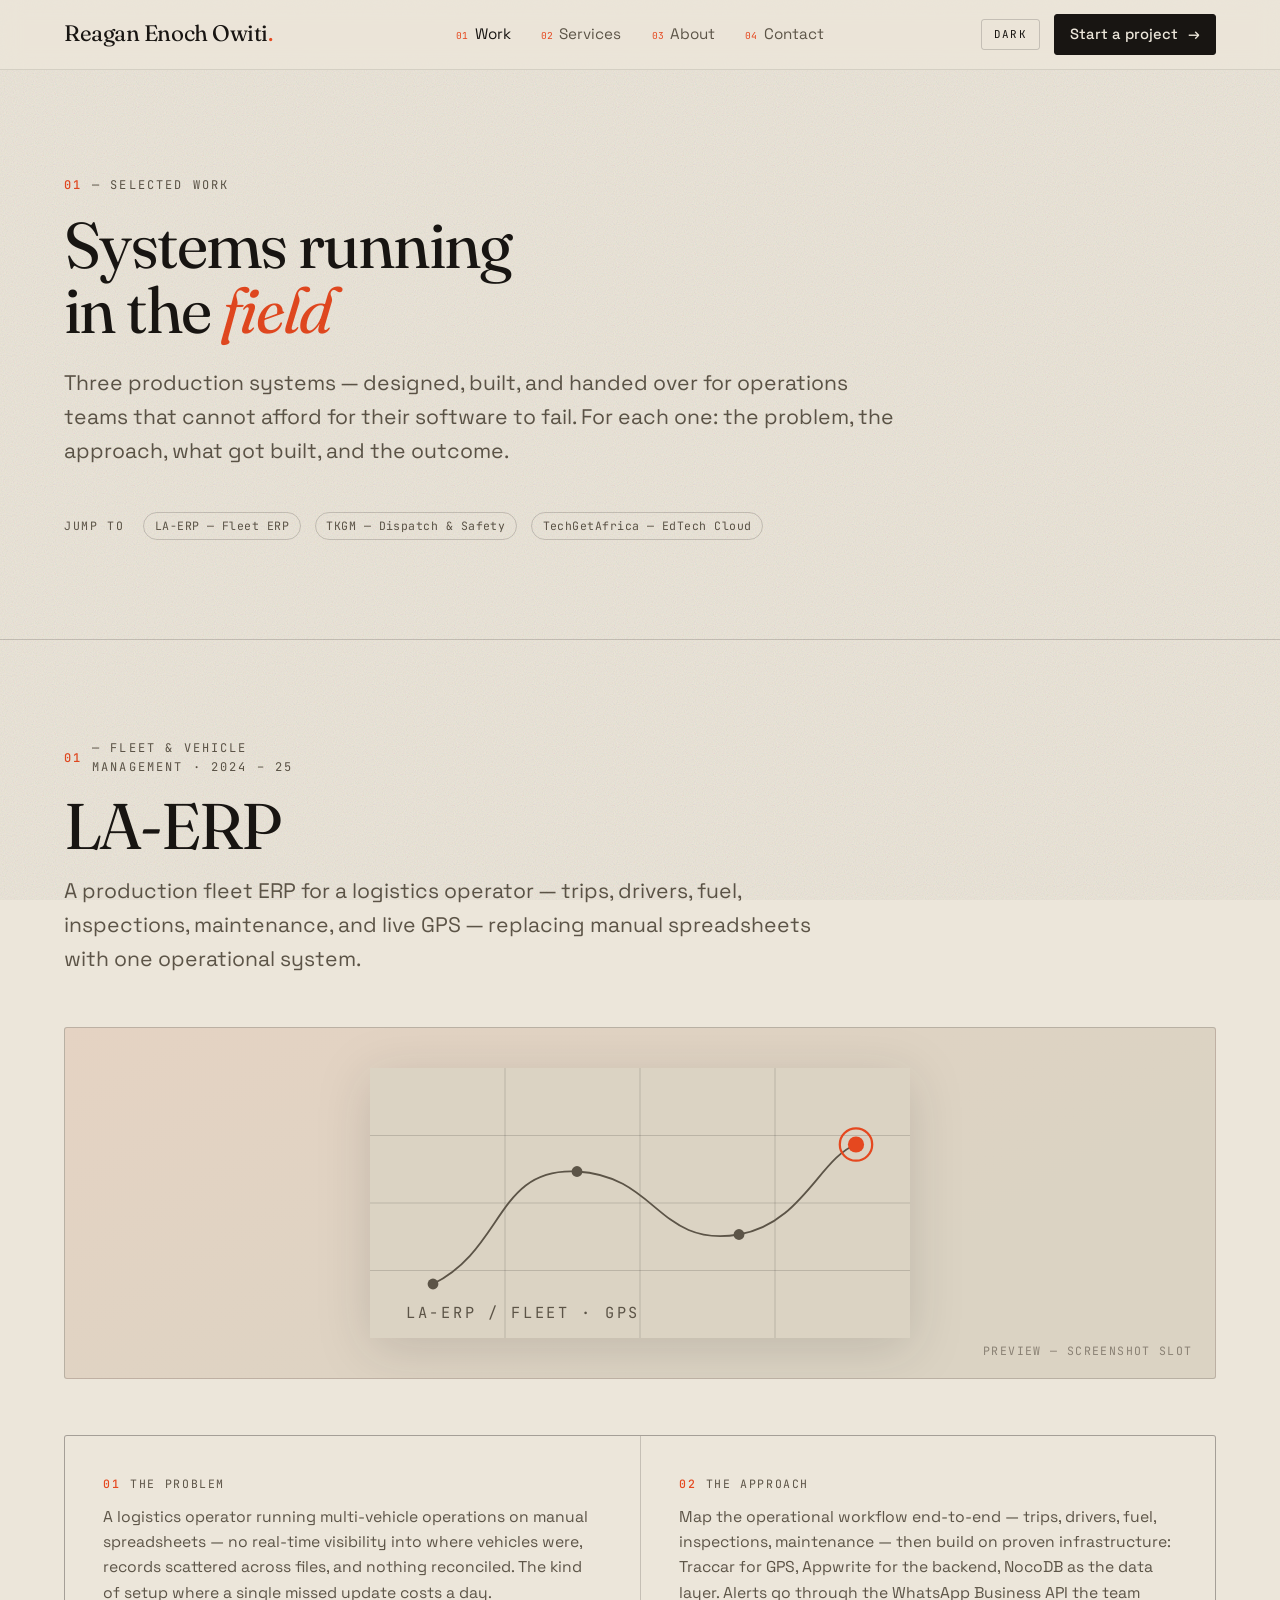
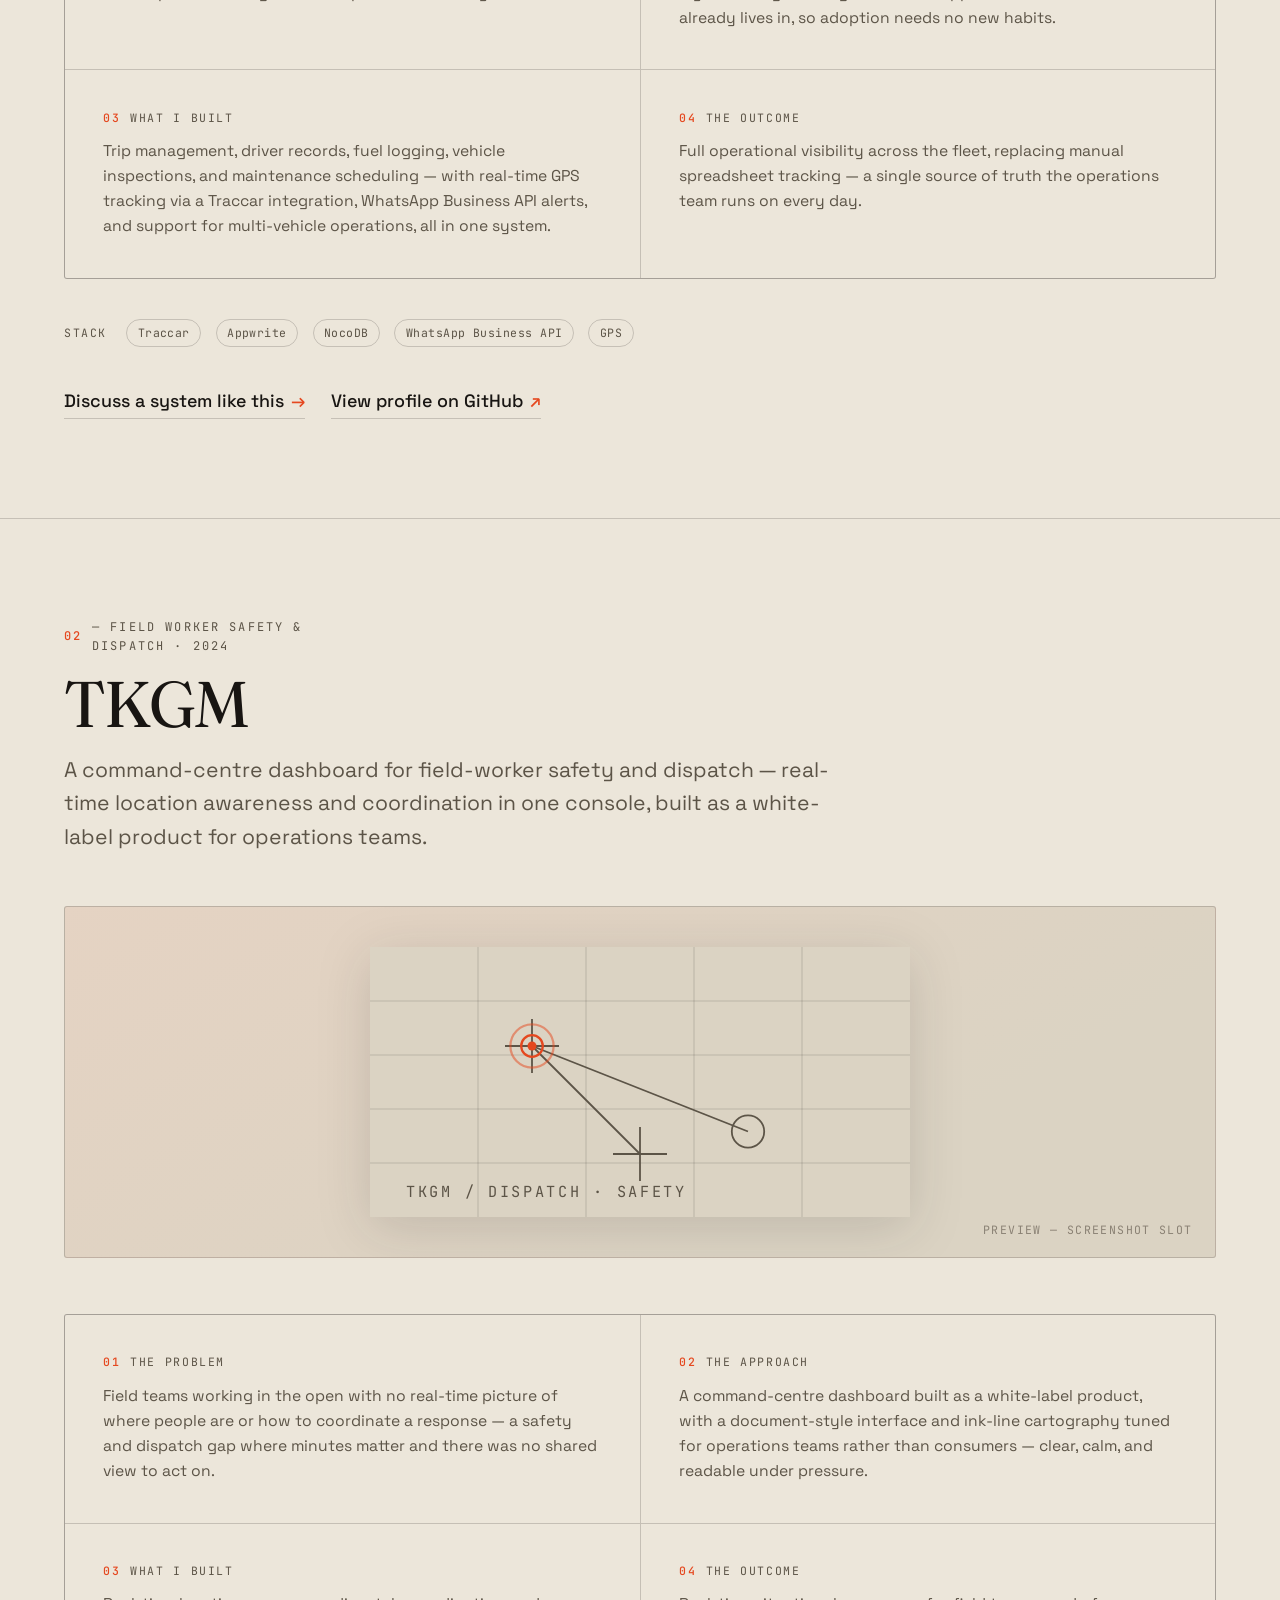
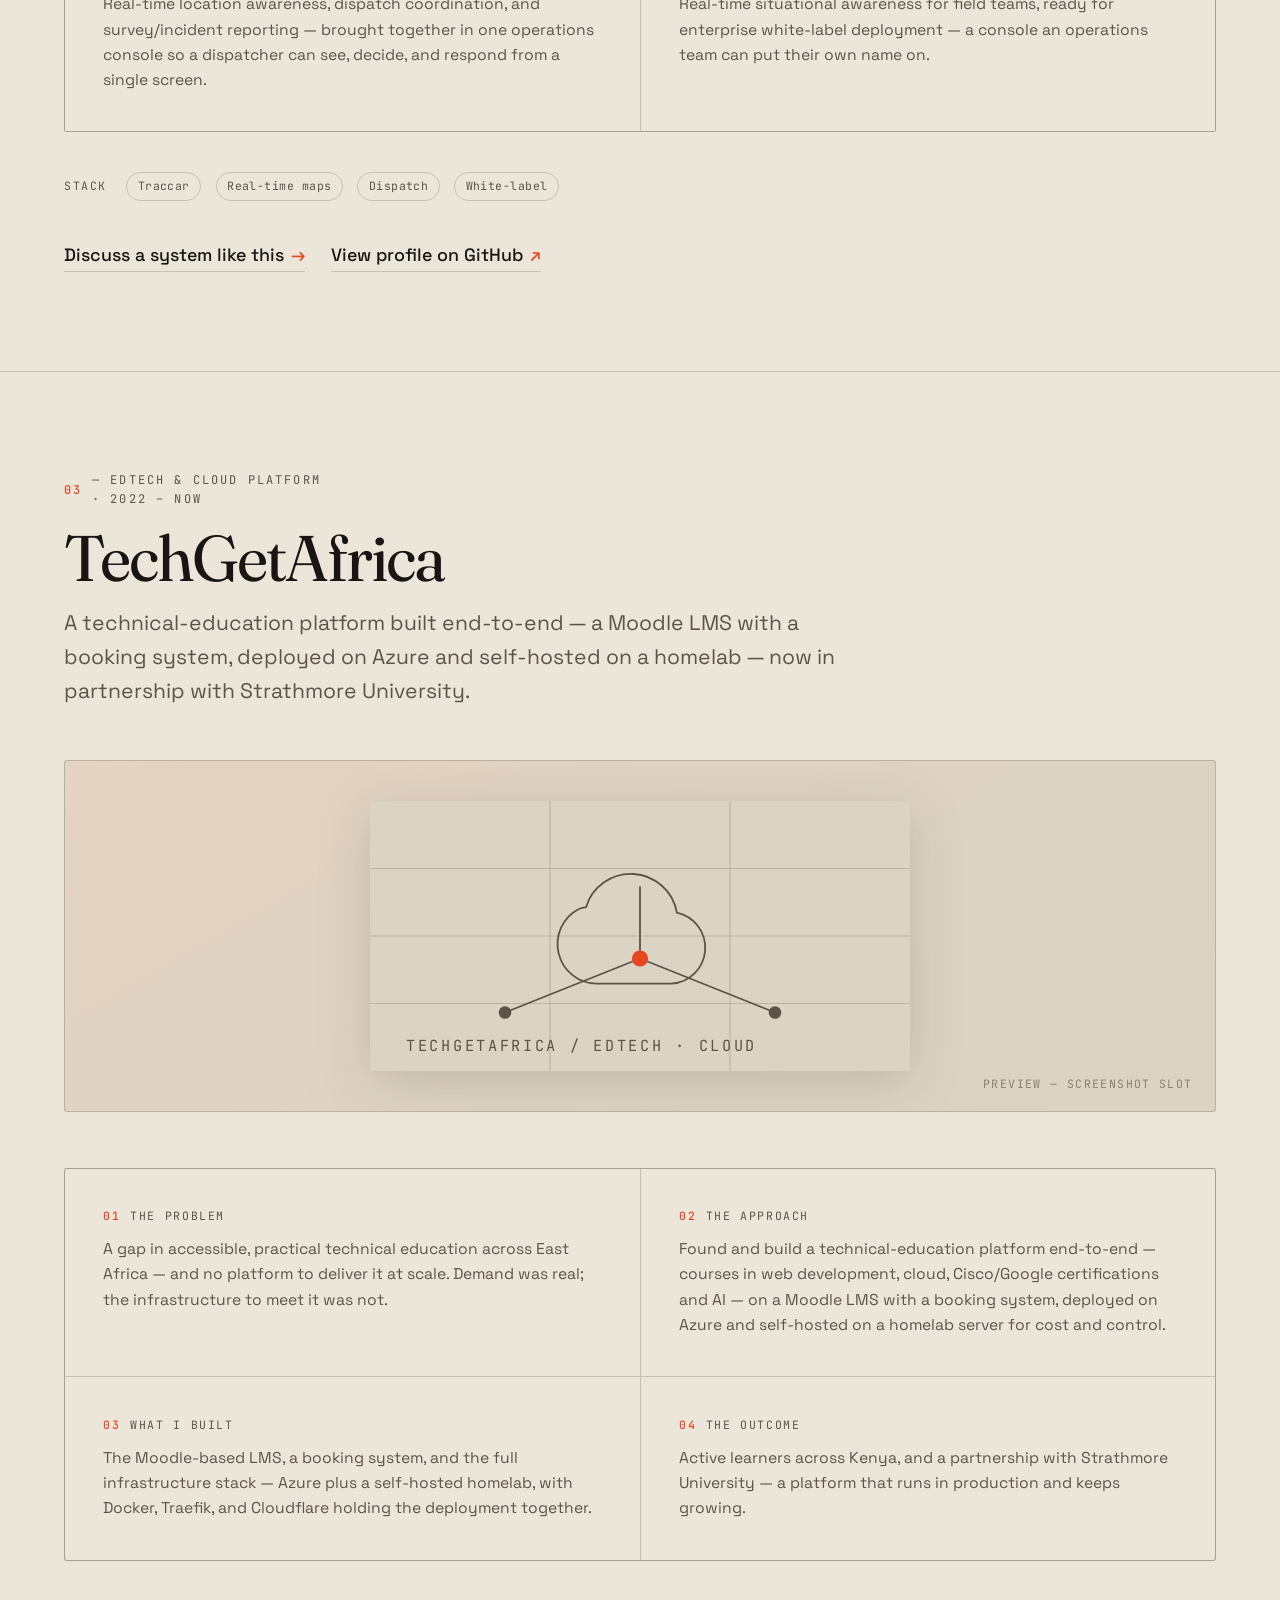
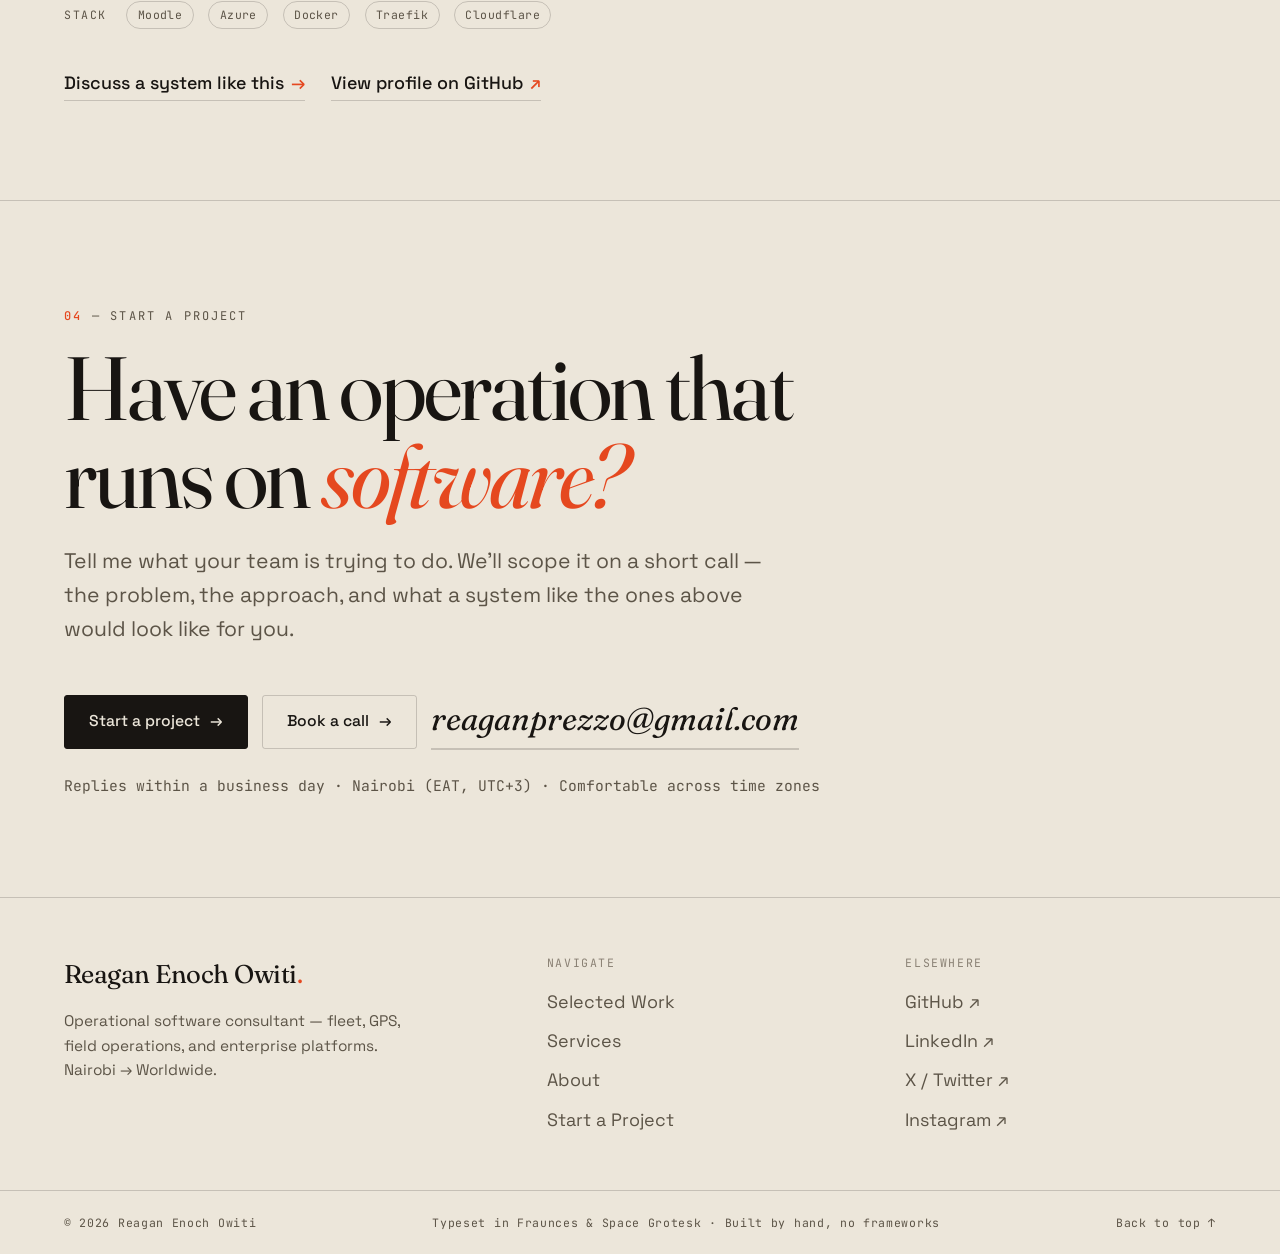
<file: work.html>
<!DOCTYPE html>
<html lang="en">
<head>
  <meta charset="UTF-8" />
  <meta name="viewport" content="width=device-width, initial-scale=1.0" />

  <title>Selected Work — Reagan Enoch Owiti</title>
  <meta name="description" content="Case studies of three production systems — a fleet ERP, a field-worker safety dashboard, and an EdTech cloud platform — built and handed over for operations teams that can't afford for their software to fail." />
  <meta name="author" content="Reagan Enoch Owiti" />
  <meta name="theme-color" content="#ECE6DA" />
  <meta property="og:type" content="website" />
  <meta property="og:title" content="Selected Work — Reagan Enoch Owiti" />
  <meta property="og:description" content="Three production systems — problem, approach, what got built, and the outcome. Fleet management, field operations, and enterprise platforms. Nairobi → Worldwide." />
  <meta property="og:image" content="assets/og-image.svg" />
  <meta name="twitter:card" content="summary_large_image" />
  <link rel="icon" type="image/svg+xml" href="assets/favicon.svg" />

  <link rel="preconnect" href="https://fonts.googleapis.com" />
  <link rel="preconnect" href="https://fonts.gstatic.com" crossorigin />
  <link href="https://fonts.googleapis.com/css2?family=Fraunces:ital,opsz,wght@0,9..144,400..600;1,9..144,400..600&family=Space+Grotesk:wght@400;500;600;700&family=JetBrains+Mono:wght@400;500&display=swap" rel="stylesheet" />

  <script>
    /* Set theme before paint to avoid flash */
    (function () {
      try {
        var t = localStorage.getItem("theme") ||
          (matchMedia("(prefers-color-scheme: dark)").matches ? "dark" : "light");
        document.documentElement.setAttribute("data-theme", t);
      } catch (e) { document.documentElement.setAttribute("data-theme", "light"); }
    })();
  </script>

  <style>
  /* =========================================================
     Reagan Enoch Owiti — Operational Software Consultant
     LOCKED DESIGN TOKENS  ·  copy this :root + [data-theme]
     block verbatim into every screen (work / services /
     about / contact) so the system stays consistent.
     Palette: warm paper · espresso ink · one accent (vermilion)
     Type: Fraunces (display) · Space Grotesk (body) · JetBrains Mono (labels)
     ========================================================= */
  :root {
    /* ---- Colour ---- */
    --paper:    #ECE6DA;
    --paper-2:  #E5DFD1;
    --paper-3:  #DBD3C3;
    --ink:      #181512;
    --ink-2:    #5C5447;
    --ink-3:    #8A8174;
    --line:     rgba(24, 21, 18, 0.18);
    --line-2:   rgba(24, 21, 18, 0.10);
    --accent:   #E5481F;
    --accent-2: #C53A16;

    /* ---- Type families ---- */
    --serif: "Fraunces", Georgia, "Times New Roman", serif;
    --sans:  "Space Grotesk", system-ui, -apple-system, sans-serif;
    --mono:  "JetBrains Mono", ui-monospace, "SF Mono", Menlo, monospace;

    /* ---- Type scale (fluid) ---- */
    --fs-micro:   0.72rem;
    --fs-eyebrow: 0.75rem;
    --fs-sm:      0.92rem;
    --fs-body:    clamp(1rem, 0.96rem + 0.2vw, 1.12rem);
    --fs-lead:    clamp(1.05rem, 0.98rem + 0.45vw, 1.32rem);
    --fs-h3:      clamp(1.3rem, 1.1rem + 1vw, 1.95rem);
    --fs-h2:      clamp(2.2rem, 1.55rem + 3.1vw, 4.4rem);
    --fs-display: clamp(2.7rem, 1.2rem + 6.4vw, 7.6rem);

    /* ---- Spacing ---- */
    --space-1: 0.5rem;
    --space-2: 0.75rem;
    --space-3: 1rem;
    --space-4: 1.5rem;
    --space-5: 2rem;
    --space-6: 3rem;
    --space-7: clamp(3rem, 8vw, 6rem);
    --section-pad: clamp(4.5rem, 11vh, 9rem);

    /* ---- Layout ---- */
    --maxw:   1380px;
    --measure: 62ch;
    --gutter: clamp(1.25rem, 5vw, 4.5rem);
    --radius: 3px;

    /* ---- Motion ---- */
    --ease: cubic-bezier(0.16, 1, 0.3, 1);
    --dur:  0.5s;
  }

  [data-theme="dark"] {
    --paper:    #14110E;
    --paper-2:  #1A1714;
    --paper-3:  #211D19;
    --ink:      #EDE6D7;
    --ink-2:    #9A9081;
    --ink-3:    #6E6557;
    --line:     rgba(237, 230, 215, 0.20);
    --line-2:   rgba(237, 230, 215, 0.10);
    --accent:   #FF5A2C;
    --accent-2: #FF7B54;
  }
  /* ===== END LOCKED TOKENS ===== */

  /* ---------- Reset ---------- */
  *, *::before, *::after { box-sizing: border-box; }
  html { -webkit-text-size-adjust: 100%; scroll-behavior: smooth; scroll-padding-top: 6rem; }
  body {
    margin: 0;
    font-family: var(--sans);
    font-size: var(--fs-body);
    line-height: 1.6;
    color: var(--ink);
    background: var(--paper);
    -webkit-font-smoothing: antialiased;
    overflow-x: hidden;
    transition: background var(--dur) var(--ease), color var(--dur) var(--ease);
  }
  img, svg { max-width: 100%; display: block; }
  a { color: inherit; text-decoration: none; }
  ul { list-style: none; margin: 0; padding: 0; }
  h1, h2, h3, h4 { margin: 0; font-weight: 400; }
  p { margin: 0; }
  ::selection { background: var(--accent); color: var(--paper); }
  :focus-visible { outline: 2px solid var(--accent); outline-offset: 3px; border-radius: 1px; }

  .skip-link {
    position: fixed; top: -120px; left: 1rem; z-index: 1000;
    background: var(--ink); color: var(--paper); padding: 0.7rem 1.1rem;
    font-family: var(--mono); font-size: var(--fs-sm);
    transition: top 0.2s var(--ease);
  }
  .skip-link:focus { top: 1rem; }

  /* ---------- Paper grain ---------- */
  .grain {
    position: fixed; inset: 0; z-index: 1; pointer-events: none; opacity: 0.5;
    background-image: url("data:image/svg+xml,%3Csvg xmlns='http://www.w3.org/2000/svg' width='160' height='160'%3E%3Cfilter id='n'%3E%3CfeTurbulence type='fractalNoise' baseFrequency='0.9' numOctaves='2' stitchTiles='stitch'/%3E%3C/filter%3E%3Crect width='100%25' height='100%25' filter='url(%23n)' opacity='0.4'/%3E%3C/svg%3E");
    mix-blend-mode: multiply;
  }
  [data-theme="dark"] .grain { mix-blend-mode: screen; opacity: 0.22; }

  /* ---------- Shared atoms ---------- */
  .wrap { max-width: var(--maxw); margin-inline: auto; padding-inline: var(--gutter); }
  .section { padding-block: var(--section-pad); }
  .eyebrow {
    display: inline-flex; align-items: center; gap: 0.6rem;
    font-family: var(--mono); font-size: var(--fs-eyebrow);
    letter-spacing: 0.18em; text-transform: uppercase; color: var(--ink-2);
  }
  .eyebrow b { color: var(--accent); font-weight: 500; }
  .dim { color: var(--ink-2); }
  .sec-head { margin-bottom: clamp(2.25rem, 5vw, 4rem); max-width: 30ch; }
  .sec-title {
    font-family: var(--serif); font-weight: 400; font-size: var(--fs-h2);
    line-height: 1.0; letter-spacing: -0.025em; margin-top: var(--space-3);
  }
  .sec-title em { font-style: italic; color: var(--accent); }
  .lede { color: var(--ink-2); font-size: var(--fs-lead); max-width: 52ch; margin-top: var(--space-4); }
  .rule { border: 0; border-top: 1px solid var(--line); }

  /* ---------- Buttons / links ---------- */
  .btn {
    display: inline-flex; align-items: center; gap: 0.6rem;
    font-family: var(--sans); font-weight: 500; font-size: 0.98rem;
    padding: 0.85rem 1.5rem; border-radius: var(--radius);
    background: var(--ink); color: var(--paper); border: 1px solid var(--ink);
    transition: background 0.3s var(--ease), color 0.3s var(--ease), border-color 0.3s var(--ease), transform 0.3s var(--ease);
  }
  .btn .arr { transition: transform 0.3s var(--ease); }
  .btn:hover { background: var(--accent); border-color: var(--accent); color: #fff; }
  .btn:hover .arr { transform: translate(3px, 0); }
  .btn--ghost { background: transparent; color: var(--ink); border-color: var(--line); }
  .btn--ghost:hover { background: transparent; color: var(--accent); border-color: var(--accent); }
  .btn--ghost:hover .arr { transform: translate(0, 3px); }

  .tlink {
    display: inline-flex; align-items: center; gap: 0.45rem;
    font-weight: 500; color: var(--ink);
    border-bottom: 1px solid var(--line); padding-bottom: 2px; width: fit-content;
    transition: color 0.25s var(--ease), border-color 0.25s var(--ease);
  }
  .tlink .arr { color: var(--accent); transition: transform 0.25s var(--ease); }
  .tlink:hover { color: var(--accent); border-color: var(--accent); }
  .tlink:hover .arr { transform: translate(3px, 0); }

  .tag {
    font-family: var(--mono); font-size: var(--fs-micro); letter-spacing: 0.04em;
    color: var(--ink-2); border: 1px solid var(--line); border-radius: 100px;
    padding: 0.25rem 0.65rem; white-space: nowrap;
  }

  /* ---------- Topbar ---------- */
  .topbar {
    position: sticky; top: 0; z-index: 100;
    display: grid; grid-template-columns: 1fr auto 1fr; align-items: center; gap: 1rem;
    padding: 0.85rem var(--gutter);
    background: color-mix(in srgb, var(--paper) 82%, transparent);
    backdrop-filter: blur(10px);
    border-bottom: 1px solid var(--line-2);
  }
  .wordmark { font-family: var(--serif); font-size: 1.4rem; letter-spacing: -0.02em; justify-self: start; white-space: nowrap; }
  .wordmark b { color: var(--accent); font-weight: 400; }
  .topnav { display: flex; gap: 1.9rem; justify-self: center; }
  .topnav a { font-size: 0.95rem; display: inline-flex; gap: 0.4rem; align-items: baseline; color: var(--ink-2); transition: color 0.25s; }
  .topnav a i { font-family: var(--mono); font-style: normal; font-size: 0.6rem; color: var(--accent); }
  .topnav a:hover, .topnav a[aria-current="page"] { color: var(--ink); }
  .topbar__right { display: flex; align-items: center; gap: 0.9rem; justify-self: end; }
  .theme {
    background: none; border: 1px solid var(--line); color: var(--ink);
    font-family: var(--mono); font-size: 0.68rem; letter-spacing: 0.1em; text-transform: uppercase;
    padding: 0.45rem 0.75rem; border-radius: var(--radius); cursor: pointer;
    transition: border-color 0.25s, color 0.25s;
  }
  .theme:hover { border-color: var(--accent); color: var(--accent); }
  .cta-mini { font-size: 0.92rem; padding: 0.5rem 0.95rem; }
  .navtoggle {
    display: none; width: 42px; height: 38px; padding: 0; cursor: pointer;
    background: none; border: 1px solid var(--line); border-radius: var(--radius);
    flex-direction: column; gap: 5px; align-items: center; justify-content: center;
  }
  .navtoggle span { display: block; width: 18px; height: 1.5px; background: var(--ink); transition: transform 0.3s var(--ease), opacity 0.3s; }
  body.nav-open .navtoggle span:nth-child(1) { transform: translateY(6.5px) rotate(45deg); }
  body.nav-open .navtoggle span:nth-child(2) { opacity: 0; }
  body.nav-open .navtoggle span:nth-child(3) { transform: translateY(-6.5px) rotate(-45deg); }

  .mobilenav { display: none; }
  .mobilenav[hidden] { display: none !important; }

  /* ---------- Hero ---------- */
  .hero { position: relative; padding-top: clamp(2.5rem, 7vw, 5.5rem); padding-bottom: clamp(1.5rem, 4vw, 3rem); }
  .hero__eyebrow { flex-wrap: wrap; gap: 1.1rem; margin-bottom: clamp(1.5rem, 4vw, 2.8rem); }
  .hero__title {
    font-family: var(--serif); font-weight: 400; font-size: var(--fs-display);
    line-height: 0.96; letter-spacing: -0.035em; max-width: 16ch;
  }
  .hero__title .line { display: block; overflow: hidden; }
  .hero__title .line > span { display: block; will-change: transform; }
  .hero__title em { font-style: italic; color: var(--accent); font-optical-sizing: auto; }
  .hero__foot {
    display: grid; grid-template-columns: 1.1fr 0.9fr; gap: clamp(1.5rem, 4vw, 3rem);
    align-items: end; margin-top: clamp(2.25rem, 5vw, 3.5rem);
    border-top: 1px solid var(--line); padding-top: 1.6rem;
  }
  .hero__lead { max-width: 48ch; color: var(--ink-2); font-size: var(--fs-lead); }
  .hero__actions { display: flex; flex-wrap: wrap; gap: 0.8rem; justify-self: end; }

  /* ---------- Signature: live systems-status bar ---------- */
  .statusbar {
    margin-top: clamp(2rem, 5vw, 3.25rem);
    display: flex; flex-wrap: wrap; align-items: center; gap: 0.6rem 1.4rem;
    padding: 0.85rem 1.1rem;
    border: 1px solid var(--line); border-radius: var(--radius);
    background: color-mix(in srgb, var(--paper-2) 60%, transparent);
    font-family: var(--mono); font-size: var(--fs-micro);
    letter-spacing: 0.1em; text-transform: uppercase; color: var(--ink-2);
  }
  .statusbar__badge {
    display: inline-flex; align-items: center; gap: 0.5rem;
    color: var(--accent); border-right: 1px solid var(--line); padding-right: 1.1rem; font-weight: 500;
  }
  .statusbar__dot {
    width: 8px; height: 8px; border-radius: 50%; background: var(--accent);
    box-shadow: 0 0 0 0 var(--accent); animation: pulse 2.4s var(--ease) infinite;
  }
  @keyframes pulse {
    0%   { box-shadow: 0 0 0 0 color-mix(in srgb, var(--accent) 55%, transparent); }
    70%, 100% { box-shadow: 0 0 0 9px transparent; }
  }
  .statusbar__item { display: inline-flex; align-items: center; gap: 0.55rem; }
  .statusbar__item::before { content: "·"; color: var(--ink-3); margin-right: 0.4rem; }
  .statusbar__item:first-of-type::before { content: none; }
  .statusbar strong { color: var(--ink); font-weight: 500; font-variant-numeric: tabular-nums; }

  /* ---------- Stats band ---------- */
  .stats { border-block: 1px solid var(--line); }
  .stats__grid { display: grid; grid-template-columns: repeat(3, 1fr); }
  .stat { padding: clamp(1.6rem, 4vw, 2.6rem) 0; }
  .stat + .stat { border-left: 1px solid var(--line); padding-left: clamp(1.25rem, 4vw, 3rem); }
  .stat__n { font-family: var(--serif); font-size: clamp(2.2rem, 4.5vw, 3.6rem); line-height: 1; letter-spacing: -0.02em; }
  .stat__n b { color: var(--accent); font-weight: 400; }
  .stat__l { font-family: var(--mono); font-size: var(--fs-micro); letter-spacing: 0.12em; text-transform: uppercase; color: var(--ink-2); margin-top: 0.7rem; }

  /* ---------- Capabilities ticker ---------- */
  .ticker { overflow: hidden; border-bottom: 1px solid var(--line); padding: 1.05rem 0; }
  .ticker__track { display: flex; align-items: center; gap: 2.4rem; width: max-content; animation: ticker 48s linear infinite; }
  .ticker__track span { font-family: var(--serif); font-style: italic; font-size: clamp(1.3rem, 3vw, 2.2rem); white-space: nowrap; }
  .ticker__track b { color: var(--accent); font-size: 0.7rem; }
  .ticker:hover .ticker__track { animation-play-state: paused; }
  @keyframes ticker { to { transform: translateX(-50%); } }

  /* ---------- Work (featured projects) ---------- */
  .work__head { display: flex; flex-wrap: wrap; gap: 1.5rem; align-items: flex-end; justify-content: space-between; margin-bottom: clamp(2rem, 5vw, 3.5rem); }
  .cards { display: grid; grid-template-columns: repeat(3, 1fr); gap: clamp(1.25rem, 2.5vw, 2rem); }
  .card {
    display: flex; flex-direction: column;
    border: 1px solid var(--line); border-radius: var(--radius); overflow: hidden;
    background: color-mix(in srgb, var(--paper-2) 50%, transparent);
    transition: transform 0.4s var(--ease), border-color 0.4s var(--ease), box-shadow 0.4s var(--ease);
  }
  .card:hover { transform: translateY(-4px); border-color: var(--ink-3); box-shadow: 0 26px 50px -34px rgba(24,21,18,0.55); }
  .card__media { aspect-ratio: 16 / 10; border-bottom: 1px solid var(--line); background: var(--paper-3); }
  .card__media svg { width: 100%; height: 100%; }
  .card__body { padding: clamp(1.25rem, 2.5vw, 1.75rem); display: flex; flex-direction: column; gap: 0.85rem; flex: 1; }
  .card__eyebrow { display: flex; justify-content: space-between; gap: 1rem; font-family: var(--mono); font-size: var(--fs-micro); letter-spacing: 0.1em; text-transform: uppercase; color: var(--ink-2); }
  .card__eyebrow b { color: var(--accent); font-weight: 500; }
  .card__title { font-family: var(--serif); font-size: var(--fs-h3); line-height: 1.05; letter-spacing: -0.02em; }
  .card__desc { color: var(--ink-2); font-size: 0.98rem; }
  .card__tags { display: flex; flex-wrap: wrap; gap: 0.4rem; margin-top: 0.1rem; }
  .card__foot { margin-top: auto; padding-top: 0.4rem; }

  /* SVG placeholder theming (project media + monogram) */
  .ph-bg { fill: var(--paper-3); }
  .ph-grid { stroke: var(--line); stroke-width: 1; fill: none; }
  .ph-ink  { stroke: var(--ink-2); stroke-width: 2; fill: none; }
  .ph-ink-f { fill: var(--ink-2); stroke: none; }
  .ph-accent { stroke: var(--accent); stroke-width: 2.5; fill: none; }
  .ph-accent-f { fill: var(--accent); stroke: none; }
  .ph-label { fill: var(--ink-2); font-family: var(--mono); font-size: 17px; letter-spacing: 3px; }

  /* ---------- Services ---------- */
  .svc-grid { display: grid; grid-template-columns: repeat(2, 1fr); gap: clamp(1px, 0.2vw, 1px); border: 1px solid var(--line); border-radius: var(--radius); overflow: hidden; background: var(--line); }
  .svc {
    background: var(--paper); padding: clamp(1.5rem, 3vw, 2.4rem);
    display: flex; flex-direction: column; gap: 0.7rem;
    transition: background 0.3s var(--ease);
  }
  .svc:hover { background: var(--paper-2); }
  .svc__n { font-family: var(--mono); font-size: var(--fs-micro); letter-spacing: 0.12em; color: var(--accent); }
  .svc__title { font-family: var(--serif); font-size: var(--fs-h3); line-height: 1.1; letter-spacing: -0.02em; }
  .svc__desc { color: var(--ink-2); font-size: 0.98rem; max-width: 42ch; }

  .starter {
    margin-top: clamp(1.25rem, 2.5vw, 2rem);
    display: grid; grid-template-columns: 1.4fr 1fr; gap: clamp(1.5rem, 4vw, 3rem); align-items: center;
    border: 1px solid var(--accent); border-radius: var(--radius);
    padding: clamp(1.5rem, 3.5vw, 2.75rem);
    background: color-mix(in srgb, var(--accent) 7%, var(--paper));
  }
  .starter__tag { display: inline-flex; align-items: center; gap: 0.5rem; font-family: var(--mono); font-size: var(--fs-micro); letter-spacing: 0.14em; text-transform: uppercase; color: var(--accent); margin-bottom: 0.9rem; }
  .starter__title { font-family: var(--serif); font-size: clamp(1.5rem, 2.6vw, 2.2rem); line-height: 1.08; letter-spacing: -0.02em; }
  .starter__desc { color: var(--ink-2); margin-top: 0.8rem; max-width: 50ch; }
  .starter__aside { display: flex; flex-direction: column; gap: 1rem; justify-self: end; align-items: flex-start; }
  .starter__list { display: flex; flex-direction: column; gap: 0.55rem; }
  .starter__list li { display: flex; gap: 0.6rem; align-items: baseline; color: var(--ink-2); font-size: 0.96rem; }
  .starter__list li::before { content: "→"; color: var(--accent); }

  .engagements { margin-top: clamp(1.5rem, 3vw, 2.25rem); display: flex; flex-wrap: wrap; align-items: center; gap: 0.6rem 0.9rem; color: var(--ink-2); }
  .engagements .tag { border-color: var(--line); }

  /* ---------- Proof band ---------- */
  .proof { border-block: 1px solid var(--line); }
  .proof__inner { display: grid; grid-template-columns: 0.8fr 1.2fr; gap: clamp(1.5rem, 5vw, 4rem); align-items: center; padding-block: clamp(2.25rem, 5vw, 3.5rem); }
  .proof__lead { font-family: var(--serif); font-size: clamp(1.4rem, 2.6vw, 2.1rem); line-height: 1.2; letter-spacing: -0.02em; }
  .proof__lead em { font-style: italic; color: var(--accent); }
  .proof__facts { display: grid; grid-template-columns: repeat(2, 1fr); gap: 1.4rem 2rem; }
  .proof__fact { display: flex; flex-direction: column; gap: 0.25rem; }
  .proof__fact dt { font-family: var(--mono); font-size: var(--fs-micro); letter-spacing: 0.1em; text-transform: uppercase; color: var(--ink-3); }
  .proof__fact dd { margin: 0; font-size: 1.02rem; color: var(--ink); }
  .proof__fact dd b { color: var(--accent); font-weight: 500; }

  /* ---------- About teaser ---------- */
  .about__grid { display: grid; grid-template-columns: 1.45fr 0.85fr; gap: clamp(2rem, 6vw, 5rem); align-items: center; }
  .about__statement { font-family: var(--serif); font-size: clamp(1.6rem, 3.4vw, 2.9rem); line-height: 1.12; letter-spacing: -0.02em; max-width: 22ch; }
  .about__statement em { font-style: italic; color: var(--accent); }
  .about__body { color: var(--ink-2); max-width: 54ch; margin-top: 1.5rem; }
  .about__body p + p { margin-top: 1rem; }
  .about__foot { margin-top: 2rem; }
  .portrait { margin: 0; position: relative; max-width: 360px; }
  .portrait::before { content: ""; position: absolute; inset: 14px -14px -14px 14px; background: var(--accent); z-index: 0; border-radius: var(--radius); }
  .portrait__frame { position: relative; z-index: 1; border: 1px solid var(--ink); border-radius: var(--radius); overflow: hidden; background: var(--paper-3); }
  .portrait__frame svg { width: 100%; height: auto; }
  .portrait figcaption { position: relative; z-index: 1; font-family: var(--mono); font-size: var(--fs-micro); letter-spacing: 0.08em; text-transform: uppercase; color: var(--ink-2); margin-top: 0.9rem; }
  .mg-bg { fill: var(--paper-3); }
  .mg-frame { stroke: var(--line); stroke-width: 1.5; fill: none; }
  .mg-ink { fill: var(--ink); }
  .mg-accent { fill: var(--accent); }
  .mg-route { stroke: var(--accent); stroke-width: 2.5; fill: none; }
  .mg-node { fill: var(--paper-3); stroke: var(--accent); stroke-width: 2.5; }

  /* ---------- Closing CTA ---------- */
  .cta { text-align: left; }
  .cta__title { font-family: var(--serif); font-size: clamp(2.4rem, 7vw, 6rem); line-height: 0.98; letter-spacing: -0.03em; max-width: 14ch; }
  .cta__title em { font-style: italic; color: var(--accent); }
  .cta__row { display: flex; flex-wrap: wrap; gap: 0.9rem; align-items: center; margin-top: clamp(2rem, 4vw, 3rem); }
  .cta__email { font-family: var(--serif); font-style: italic; font-size: clamp(1.3rem, 3vw, 2rem); border-bottom: 2px solid var(--line); padding-bottom: 0.12em; transition: color 0.3s, border-color 0.3s; }
  .cta__email:hover { color: var(--accent); border-color: var(--accent); }
  .cta__meta { margin-top: 1.5rem; color: var(--ink-2); font-family: var(--mono); font-size: var(--fs-sm); }

  /* ---------- Footer ---------- */
  .footer { border-top: 1px solid var(--line); }
  .footer__top { display: grid; grid-template-columns: 1.4fr 1fr 1fr; gap: clamp(1.75rem, 4vw, 3rem); padding-block: clamp(2.5rem, 5vw, 3.5rem); }
  .footer__brand .wordmark { font-size: 1.6rem; }
  .footer__tagline { color: var(--ink-2); margin-top: 0.9rem; max-width: 34ch; font-size: 0.96rem; }
  .footer__col h4 { font-family: var(--mono); font-size: var(--fs-micro); letter-spacing: 0.14em; text-transform: uppercase; color: var(--ink-3); margin-bottom: 1rem; }
  .footer__col ul { display: flex; flex-direction: column; gap: 0.65rem; }
  .footer__col a { color: var(--ink-2); transition: color 0.2s var(--ease), transform 0.2s var(--ease); width: fit-content; }
  .footer__col a:hover { color: var(--accent); transform: translateX(4px); }
  .footer__bar { display: flex; flex-wrap: wrap; gap: 1rem; justify-content: space-between; align-items: center; border-top: 1px solid var(--line); padding-block: 1.4rem; font-family: var(--mono); font-size: var(--fs-micro); letter-spacing: 0.06em; color: var(--ink-2); }
  .footer__bar a:hover { color: var(--accent); }

  /* ---------- Reveal-on-scroll ---------- */
  .reveal { opacity: 0; transform: translateY(22px); transition: opacity 0.8s var(--ease), transform 0.8s var(--ease); }
  .reveal.in { opacity: 1; transform: none; }

  /* ---------- Hero load animation ---------- */
  .hero__title .line > span { transform: translateY(110%); }
  html.ready .hero__title .line > span { animation: lineUp 1s var(--ease) forwards; }
  html.ready .hero__title .line:nth-child(1) > span { animation-delay: 0.05s; }
  html.ready .hero__title .line:nth-child(2) > span { animation-delay: 0.16s; }
  html.ready .hero__title .line:nth-child(3) > span { animation-delay: 0.27s; }
  @keyframes lineUp { to { transform: translateY(0); } }

  /* ---------- Responsive ---------- */
  @media (max-width: 1040px) {
    .cards { grid-template-columns: 1fr; }
    .card { flex-direction: row; }
    .card__media { aspect-ratio: auto; width: 38%; min-width: 180px; border-bottom: 0; border-right: 1px solid var(--line); }
    .card__body { flex: 1; }
  }
  @media (max-width: 900px) {
    .topnav, .topbar__right .cta-mini, .topbar__right .theme { display: none; }
    .topbar { grid-template-columns: 1fr auto; }
    .topbar__right { gap: 0.6rem; }
    .navtoggle { display: flex; }
    .mobilenav {
      display: block; position: sticky; top: 57px; z-index: 99;
      border-bottom: 1px solid var(--line);
      background: var(--paper);
      padding: 0.5rem var(--gutter) 1.25rem;
    }
    .mobilenav ul { display: flex; flex-direction: column; }
    .mobilenav ul a { display: flex; gap: 0.7rem; align-items: baseline; padding: 0.85rem 0; border-bottom: 1px solid var(--line-2); color: var(--ink); font-family: var(--serif); font-size: 1.5rem; }
    .mobilenav ul a i { font-family: var(--mono); font-style: normal; font-size: 0.7rem; color: var(--accent); }
    .mobilenav .btn { margin-top: 1.1rem; }
    .mobilenav__util { display: flex; gap: 0.8rem; margin-top: 1.1rem; }
    .hero__foot { grid-template-columns: 1fr; align-items: start; }
    .hero__actions { justify-self: start; }
    .about__grid { grid-template-columns: 1fr; }
    .portrait { max-width: 320px; }
    .proof__inner { grid-template-columns: 1fr; }
    .starter { grid-template-columns: 1fr; }
    .starter__aside { justify-self: start; }
  }
  @media (max-width: 620px) {
    .svc-grid { grid-template-columns: 1fr; }
    .stats__grid { grid-template-columns: 1fr; }
    .stat + .stat { border-left: 0; border-top: 1px solid var(--line); padding-left: 0; }
    .proof__facts { grid-template-columns: 1fr; }
    .footer__top { grid-template-columns: 1fr; }
    .card { flex-direction: column; }
    .card__media { width: 100%; aspect-ratio: 16 / 10; border-right: 0; border-bottom: 1px solid var(--line); }
  }

  /* ---------- Reduced motion ---------- */
  @media (prefers-reduced-motion: reduce) {
    html { scroll-behavior: auto; }
    *, *::before, *::after { animation-duration: 0.001ms !important; animation-iteration-count: 1 !important; transition-duration: 0.001ms !important; }
    .ticker__track { animation: none !important; transform: none !important; }
    .statusbar__dot { animation: none !important; }
    .hero__title .line > span { transform: none !important; }
    .reveal { opacity: 1 !important; transform: none !important; }
  }

  /* =========================================================
     PAGE-SPECIFIC — work.html (case studies)
     Uses only existing tokens; matches existing naming style.
     ========================================================= */
  /* Page intro */
  .work-intro .lede { max-width: 60ch; }

  /* Case-study article */
  .case { border-top: 1px solid var(--line); }
  .case__head { max-width: 24ch; }
  .case__title {
    font-family: var(--serif); font-weight: 400; font-size: var(--fs-h2);
    line-height: 1.0; letter-spacing: -0.03em; margin-top: var(--space-3);
  }
  .case__lead { color: var(--ink-2); font-size: var(--fs-lead); max-width: 56ch; margin-top: var(--space-3); }

  /* Media preview slot — intentional placeholder until real screenshots exist.
     Reuses .ph-* svg theming; the motif sits on a subtly accent-tinted panel. */
  .case__media {
    margin-top: clamp(2rem, 5vw, 3.25rem);
    position: relative; overflow: hidden;
    min-height: clamp(200px, 30vw, 300px);
    border: 1px solid var(--line); border-radius: var(--radius);
    background: linear-gradient(150deg, color-mix(in srgb, var(--accent) 8%, var(--paper-2)), var(--paper-3) 72%);
    display: grid; place-items: center;
    padding: clamp(1.5rem, 4vw, 2.5rem);
  }
  .case__media svg {
    width: min(72%, 540px); height: auto;
    filter: drop-shadow(0 10px 26px color-mix(in srgb, var(--ink) 14%, transparent));
  }
  .case__media::after {
    content: "Preview — screenshot slot";
    position: absolute; right: clamp(0.9rem, 2vw, 1.4rem); bottom: clamp(0.7rem, 1.6vw, 1.1rem);
    font-family: var(--mono); font-size: var(--fs-micro); letter-spacing: 0.12em;
    text-transform: uppercase; color: var(--ink-3);
  }

  /* Four labelled problem→outcome blocks */
  .case__blocks {
    margin-top: clamp(2.25rem, 5vw, 3.5rem);
    display: grid; grid-template-columns: repeat(2, 1fr);
    gap: 1px; background: var(--line);
    border: 1px solid var(--line); border-radius: var(--radius); overflow: hidden;
  }
  .case__block {
    background: var(--paper); padding: clamp(1.5rem, 3vw, 2.4rem);
    display: flex; flex-direction: column; gap: 0.75rem;
    transition: background 0.3s var(--ease);
  }
  .case__block:hover { background: var(--paper-2); }
  .case__label {
    display: inline-flex; align-items: baseline; gap: 0.6rem;
    font-family: var(--mono); font-size: var(--fs-micro); letter-spacing: 0.14em;
    text-transform: uppercase; color: var(--ink-2);
  }
  .case__label b { color: var(--accent); font-weight: 500; }
  .case__block p { color: var(--ink-2); font-size: 0.98rem; max-width: 50ch; }

  /* Stack chips + per-case CTA */
  .case__stack { margin-top: clamp(1.75rem, 4vw, 2.5rem); display: flex; flex-wrap: wrap; align-items: center; gap: 0.6rem 0.9rem; }
  .case__stack .case__label { margin-right: 0.3rem; }
  .case__foot { margin-top: clamp(1.75rem, 4vw, 2.5rem); display: flex; flex-wrap: wrap; align-items: center; gap: 1rem 1.6rem; }

  @media (max-width: 620px) {
    .case__media svg { width: 86%; }
    .case__blocks { grid-template-columns: 1fr; }
  }
  </style>
</head>
<body>
  <a class="skip-link" href="#main">Skip to content</a>
  <div class="grain" aria-hidden="true"></div>

  <!-- ===================== HEADER ===================== -->
  <header class="topbar" id="top">
    <a href="index.html" class="wordmark">Reagan Enoch Owiti<b>.</b></a>

    <nav class="topnav" aria-label="Primary">
      <a href="work.html" aria-current="page"><i>01</i> Work</a>
      <a href="services.html"><i>02</i> Services</a>
      <a href="about.html"><i>03</i> About</a>
      <a href="contact.html"><i>04</i> Contact</a>
    </nav>

    <div class="topbar__right">
      <button class="theme js-theme" type="button" aria-label="Toggle colour theme"><span class="theme__t">Dark</span></button>
      <a href="contact.html" class="btn cta-mini">Start a project <span class="arr">→</span></a>
      <button class="navtoggle" id="navToggle" type="button" aria-label="Open menu" aria-expanded="false" aria-controls="mobileNav">
        <span></span><span></span><span></span>
      </button>
    </div>
  </header>

  <!-- mobile menu -->
  <nav class="mobilenav" id="mobileNav" aria-label="Mobile" hidden>
    <ul>
      <li><a href="work.html" aria-current="page"><i>01</i> Work</a></li>
      <li><a href="services.html"><i>02</i> Services</a></li>
      <li><a href="about.html"><i>03</i> About</a></li>
      <li><a href="contact.html"><i>04</i> Contact</a></li>
    </ul>
    <a href="contact.html" class="btn">Start a project <span class="arr">→</span></a>
    <div class="mobilenav__util">
      <button class="theme js-theme" type="button" aria-label="Toggle colour theme"><span class="theme__t">Dark</span></button>
    </div>
  </nav>

  <main id="main">
    <!-- ===================== PAGE INTRO ===================== -->
    <section class="section wrap work-intro" aria-labelledby="work-title">
      <span class="eyebrow"><b>01</b> — Selected Work</span>
      <h1 class="sec-title" id="work-title" style="max-width:18ch">Systems running<br />in the <em>field</em></h1>
      <p class="lede">Three production systems — designed, built, and handed over for operations teams that cannot afford for their software to fail. For each one: the problem, the approach, what got built, and the outcome.</p>

      <nav class="case__stack" aria-label="Jump to a case study" style="margin-top:clamp(2rem,4vw,2.75rem)">
        <span class="case__label">Jump to</span>
        <a href="#la-erp" class="tag">LA-ERP — Fleet ERP</a>
        <a href="#tkgm" class="tag">TKGM — Dispatch &amp; Safety</a>
        <a href="#techgetafrica" class="tag">TechGetAfrica — EdTech Cloud</a>
      </nav>
    </section>

    <!-- ===================== CASE 01 · LA-ERP ===================== -->
    <article class="section wrap case" id="la-erp" aria-labelledby="la-erp-title">
      <div class="case__head">
        <span class="eyebrow"><b>01</b> — Fleet &amp; Vehicle Management · 2024 – 25</span>
        <h2 class="case__title" id="la-erp-title">LA-ERP</h2>
      </div>
      <p class="case__lead">A production fleet ERP for a logistics operator — trips, drivers, fuel, inspections, maintenance, and live GPS — replacing manual spreadsheets with one operational system.</p>

      <div class="case__media reveal" aria-hidden="true">
        <svg viewBox="0 0 600 300" role="img" aria-label="Fleet route map placeholder">
          <rect class="ph-bg" width="600" height="300"/>
          <g class="ph-grid"><path d="M0 75 H600 M0 150 H600 M0 225 H600 M150 0 V300 M300 0 V300 M450 0 V300"/></g>
          <path class="ph-ink" d="M70 240 C150 200 140 110 230 115 C320 120 320 200 410 185 C480 173 500 100 540 85"/>
          <g class="ph-ink-f"><circle cx="70" cy="240" r="6"/><circle cx="230" cy="115" r="6"/><circle cx="410" cy="185" r="6"/></g>
          <g class="ph-accent-f"><circle cx="540" cy="85" r="9"/></g>
          <path class="ph-accent" d="M540 85 m-18 0 a18 18 0 1 0 36 0 a18 18 0 1 0 -36 0"/>
          <text class="ph-label" x="40" y="278">LA-ERP / FLEET · GPS</text>
        </svg>
      </div>

      <div class="case__blocks reveal">
        <div class="case__block">
          <span class="case__label"><b>01</b> The problem</span>
          <p>A logistics operator running multi-vehicle operations on manual spreadsheets — no real-time visibility into where vehicles were, records scattered across files, and nothing reconciled. The kind of setup where a single missed update costs a day.</p>
        </div>
        <div class="case__block">
          <span class="case__label"><b>02</b> The approach</span>
          <p>Map the operational workflow end-to-end — trips, drivers, fuel, inspections, maintenance — then build on proven infrastructure: Traccar for GPS, Appwrite for the backend, NocoDB as the data layer. Alerts go through the WhatsApp Business API the team already lives in, so adoption needs no new habits.</p>
        </div>
        <div class="case__block">
          <span class="case__label"><b>03</b> What I built</span>
          <p>Trip management, driver records, fuel logging, vehicle inspections, and maintenance scheduling — with real-time GPS tracking via a Traccar integration, WhatsApp Business API alerts, and support for multi-vehicle operations, all in one system.</p>
        </div>
        <div class="case__block">
          <span class="case__label"><b>04</b> The outcome</span>
          <p>Full operational visibility across the fleet, replacing manual spreadsheet tracking — a single source of truth the operations team runs on every day.</p>
        </div>
      </div>

      <div class="case__stack reveal">
        <span class="case__label">Stack</span>
        <span class="tag">Traccar</span>
        <span class="tag">Appwrite</span>
        <span class="tag">NocoDB</span>
        <span class="tag">WhatsApp Business API</span>
        <span class="tag">GPS</span>
      </div>

      <div class="case__foot">
        <a href="contact.html" class="tlink">Discuss a system like this <span class="arr">→</span></a>
        <a href="https://github.com/Reagandennis" class="tlink" target="_blank" rel="noopener">View profile on GitHub <span class="arr">↗</span></a>
      </div>
    </article>

    <!-- ===================== CASE 02 · TKGM ===================== -->
    <article class="section wrap case" id="tkgm" aria-labelledby="tkgm-title">
      <div class="case__head">
        <span class="eyebrow"><b>02</b> — Field Worker Safety &amp; Dispatch · 2024</span>
        <h2 class="case__title" id="tkgm-title">TKGM</h2>
      </div>
      <p class="case__lead">A command-centre dashboard for field-worker safety and dispatch — real-time location awareness and coordination in one console, built as a white-label product for operations teams.</p>

      <div class="case__media reveal" aria-hidden="true">
        <svg viewBox="0 0 600 300" role="img" aria-label="Dispatch command grid placeholder">
          <rect class="ph-bg" width="600" height="300"/>
          <g class="ph-grid"><path d="M0 60 H600 M0 120 H600 M0 180 H600 M0 240 H600 M120 0 V300 M240 0 V300 M360 0 V300 M480 0 V300"/></g>
          <g class="ph-ink"><path d="M180 110 L420 205"/><path d="M180 110 L300 230"/></g>
          <g class="ph-ink"><path d="M150 110 h60 M180 80 v60"/><path d="M270 230 h60 M300 200 v60"/></g>
          <circle class="ph-ink" cx="420" cy="205" r="18"/>
          <g class="ph-accent"><circle cx="180" cy="110" r="12"/><circle cx="180" cy="110" r="24" stroke-opacity="0.5"/></g>
          <circle class="ph-accent-f" cx="180" cy="110" r="5"/>
          <text class="ph-label" x="40" y="278">TKGM / DISPATCH · SAFETY</text>
        </svg>
      </div>

      <div class="case__blocks reveal">
        <div class="case__block">
          <span class="case__label"><b>01</b> The problem</span>
          <p>Field teams working in the open with no real-time picture of where people are or how to coordinate a response — a safety and dispatch gap where minutes matter and there was no shared view to act on.</p>
        </div>
        <div class="case__block">
          <span class="case__label"><b>02</b> The approach</span>
          <p>A command-centre dashboard built as a white-label product, with a document-style interface and ink-line cartography tuned for operations teams rather than consumers — clear, calm, and readable under pressure.</p>
        </div>
        <div class="case__block">
          <span class="case__label"><b>03</b> What I built</span>
          <p>Real-time location awareness, dispatch coordination, and survey/incident reporting — brought together in one operations console so a dispatcher can see, decide, and respond from a single screen.</p>
        </div>
        <div class="case__block">
          <span class="case__label"><b>04</b> The outcome</span>
          <p>Real-time situational awareness for field teams, ready for enterprise white-label deployment — a console an operations team can put their own name on.</p>
        </div>
      </div>

      <div class="case__stack reveal">
        <span class="case__label">Stack</span>
        <span class="tag">Traccar</span>
        <span class="tag">Real-time maps</span>
        <span class="tag">Dispatch</span>
        <span class="tag">White-label</span>
      </div>

      <div class="case__foot">
        <a href="contact.html" class="tlink">Discuss a system like this <span class="arr">→</span></a>
        <a href="https://github.com/Reagandennis" class="tlink" target="_blank" rel="noopener">View profile on GitHub <span class="arr">↗</span></a>
      </div>
    </article>

    <!-- ===================== CASE 03 · TechGetAfrica ===================== -->
    <article class="section wrap case" id="techgetafrica" aria-labelledby="tga-title">
      <div class="case__head">
        <span class="eyebrow"><b>03</b> — EdTech &amp; Cloud Platform · 2022 – now</span>
        <h2 class="case__title" id="tga-title">TechGetAfrica</h2>
      </div>
      <p class="case__lead">A technical-education platform built end-to-end — a Moodle LMS with a booking system, deployed on Azure and self-hosted on a homelab — now in partnership with Strathmore University.</p>

      <div class="case__media reveal" aria-hidden="true">
        <svg viewBox="0 0 600 300" role="img" aria-label="Cloud and learning network placeholder">
          <rect class="ph-bg" width="600" height="300"/>
          <g class="ph-grid"><path d="M0 75 H600 M0 150 H600 M0 225 H600 M200 0 V300 M400 0 V300"/></g>
          <path class="ph-ink" d="M232 120 a44 44 0 0 1 8 -2 a52 52 0 0 1 101 6 a40 40 0 0 1 -6 79 H252 a44 44 0 0 1 -20 -83 Z"/>
          <g class="ph-ink"><path d="M150 235 L300 175 M300 175 L450 235 M300 175 L300 95"/></g>
          <g class="ph-ink-f"><circle cx="150" cy="235" r="7"/><circle cx="450" cy="235" r="7"/></g>
          <g class="ph-accent-f"><circle cx="300" cy="175" r="9"/></g>
          <text class="ph-label" x="40" y="278">TECHGETAFRICA / EDTECH · CLOUD</text>
        </svg>
      </div>

      <div class="case__blocks reveal">
        <div class="case__block">
          <span class="case__label"><b>01</b> The problem</span>
          <p>A gap in accessible, practical technical education across East Africa — and no platform to deliver it at scale. Demand was real; the infrastructure to meet it was not.</p>
        </div>
        <div class="case__block">
          <span class="case__label"><b>02</b> The approach</span>
          <p>Found and build a technical-education platform end-to-end — courses in web development, cloud, Cisco/Google certifications and AI — on a Moodle LMS with a booking system, deployed on Azure and self-hosted on a homelab server for cost and control.</p>
        </div>
        <div class="case__block">
          <span class="case__label"><b>03</b> What I built</span>
          <p>The Moodle-based LMS, a booking system, and the full infrastructure stack — Azure plus a self-hosted homelab, with Docker, Traefik, and Cloudflare holding the deployment together.</p>
        </div>
        <div class="case__block">
          <span class="case__label"><b>04</b> The outcome</span>
          <p>Active learners across Kenya, and a partnership with Strathmore University — a platform that runs in production and keeps growing.</p>
        </div>
      </div>

      <div class="case__stack reveal">
        <span class="case__label">Stack</span>
        <span class="tag">Moodle</span>
        <span class="tag">Azure</span>
        <span class="tag">Docker</span>
        <span class="tag">Traefik</span>
        <span class="tag">Cloudflare</span>
      </div>

      <div class="case__foot">
        <a href="contact.html" class="tlink">Discuss a system like this <span class="arr">→</span></a>
        <a href="https://github.com/Reagandennis" class="tlink" target="_blank" rel="noopener">View profile on GitHub <span class="arr">↗</span></a>
      </div>
    </article>

    <!-- ===================== CLOSING CTA ===================== -->
    <section class="section wrap cta" aria-labelledby="work-cta-title" style="border-top:1px solid var(--line)">
      <span class="eyebrow"><b>04</b> — Start a Project</span>
      <h2 class="cta__title" id="work-cta-title" style="margin-top:1rem">Have an operation that runs on <em>software?</em></h2>
      <p class="lede">Tell me what your team is trying to do. We'll scope it on a short call — the problem, the approach, and what a system like the ones above would look like for you.</p>

      <div class="cta__row">
        <a href="contact.html" class="btn">Start a project <span class="arr">→</span></a>
        <a href="https://cal.com/reagan-enoch-i9k0su/30min" class="btn btn--ghost" data-cal-link="reagan-enoch-i9k0su/30min" data-cal-config='{"layout":"month_view"}' target="_blank" rel="noopener">Book a call <span class="arr">→</span></a>
        <a href="mailto:reaganprezzo@gmail.com" class="cta__email">reaganprezzo@gmail.com</a>
      </div>
      <p class="cta__meta">Replies within a business day · Nairobi (EAT, UTC+3) · Comfortable across time zones</p>
    </section>
  </main>

  <!-- ===================== FOOTER ===================== -->
  <footer class="footer">
    <div class="wrap footer__top">
      <div class="footer__brand">
        <a href="index.html" class="wordmark">Reagan Enoch Owiti<b>.</b></a>
        <p class="footer__tagline">Operational software consultant — fleet, GPS, field operations, and enterprise platforms. Nairobi → Worldwide.</p>
      </div>
      <div class="footer__col">
        <h4>Navigate</h4>
        <ul>
          <li><a href="work.html">Selected Work</a></li>
          <li><a href="services.html">Services</a></li>
          <li><a href="about.html">About</a></li>
          <li><a href="contact.html">Start a Project</a></li>
        </ul>
      </div>
      <div class="footer__col">
        <h4>Elsewhere</h4>
        <ul>
          <li><a href="https://github.com/Reagandennis" target="_blank" rel="noopener">GitHub ↗</a></li>
          <li><a href="https://www.linkedin.com/in/reaganowiti/" target="_blank" rel="noopener">LinkedIn ↗</a></li>
          <li><a href="https://x.com/Reaganenochowi2" target="_blank" rel="noopener">X / Twitter ↗</a></li>
          <li><a href="https://instagram.com/founder.reagan" target="_blank" rel="noopener">Instagram ↗</a></li>
        </ul>
      </div>
    </div>
    <div class="wrap footer__bar">
      <span>© 2026 Reagan Enoch Owiti</span>
      <span>Typeset in Fraunces &amp; Space Grotesk · Built by hand, no frameworks</span>
      <a href="#top">Back to top ↑</a>
    </div>
  </footer>

  <script>
  (function () {
    "use strict";
    var root = document.documentElement;
    var reduced = matchMedia("(prefers-reduced-motion: reduce)").matches;
    var $  = function (s, c) { return (c || document).querySelector(s); };
    var $$ = function (s, c) { return Array.prototype.slice.call((c || document).querySelectorAll(s)); };

    /* hero load reveal */
    root.classList.add("ready");

    /* theme toggle (one handler for header + mobile-menu buttons) */
    function syncTheme() {
      var dark = root.getAttribute("data-theme") === "dark";
      $$(".theme__t").forEach(function (l) { l.textContent = dark ? "Light" : "Dark"; });
      var meta = $('meta[name="theme-color"]');
      if (meta) meta.setAttribute("content", dark ? "#14110E" : "#ECE6DA");
    }
    syncTheme();
    $$(".js-theme").forEach(function (btn) {
      btn.addEventListener("click", function () {
        var next = root.getAttribute("data-theme") === "dark" ? "light" : "dark";
        root.setAttribute("data-theme", next);
        try { localStorage.setItem("theme", next); } catch (e) {}
        syncTheme();
      });
    });

    /* mobile nav */
    var navBtn = $("#navToggle"), mnav = $("#mobileNav");
    if (navBtn && mnav) {
      navBtn.addEventListener("click", function () {
        var open = navBtn.getAttribute("aria-expanded") === "true";
        navBtn.setAttribute("aria-expanded", String(!open));
        navBtn.setAttribute("aria-label", open ? "Open menu" : "Close menu");
        mnav.hidden = open;
        document.body.classList.toggle("nav-open", !open);
      });
      $$("a", mnav).forEach(function (a) {
        a.addEventListener("click", function () {
          navBtn.setAttribute("aria-expanded", "false");
          navBtn.setAttribute("aria-label", "Open menu");
          mnav.hidden = true;
          document.body.classList.remove("nav-open");
        });
      });
    }

    /* scroll reveal */
    var reveals = $$(".reveal");
    if (reduced || !("IntersectionObserver" in window)) {
      reveals.forEach(function (el) { el.classList.add("in"); });
    } else {
      var io = new IntersectionObserver(function (entries, obs) {
        entries.forEach(function (e) {
          if (e.isIntersecting) { e.target.classList.add("in"); obs.unobserve(e.target); }
        });
      }, { threshold: 0.12, rootMargin: "0px 0px -5% 0px" });
      reveals.forEach(function (el) { io.observe(el); });
    }

    /* live Nairobi clock (EAT, UTC+3) — informational, not decorative */
    var timeEl = $("#nairobiTime");
    function tick() {
      if (!timeEl) return;
      try {
        timeEl.textContent = new Intl.DateTimeFormat("en-GB", {
          hour: "2-digit", minute: "2-digit", hour12: false, timeZone: "Africa/Nairobi"
        }).format(new Date());
      } catch (e) { timeEl.textContent = ""; }
    }
    tick();
    setInterval(tick, 15000);
  })();
  </script>

  <!-- Cal.com embed — popup scheduling on every "Book a call" button -->
  <script type="text/javascript">
    (function (C, A, L) { let p = function (a, ar) { a.q.push(ar); }; let d = C.document; C.Cal = C.Cal || function () { let cal = C.Cal; let ar = arguments; if (!cal.loaded) { cal.ns = {}; cal.q = cal.q || []; d.head.appendChild(d.createElement("script")).src = A; cal.loaded = true; } if (ar[0] === L) { const api = function () { p(api, arguments); }; const namespace = ar[1]; api.q = api.q || []; if (typeof namespace === "string") { cal.ns[namespace] = cal.ns[namespace] || api; p(cal.ns[namespace], ar); p(cal, ["initNamespace", namespace]); } else p(cal, ar); return; } p(cal, ar); }; })(window, "https://app.cal.com/embed/embed.js", "init");
    Cal("init", { origin: "https://cal.com" });
    Cal("ui", {
      hideEventTypeDetails: false,
      layout: "month_view",
      theme: document.documentElement.getAttribute("data-theme") === "dark" ? "dark" : "light",
      cssVarsPerTheme: { light: { "cal-brand": "#E5481F" }, dark: { "cal-brand": "#FF5A2C" } }
    });
  </script>
</body>
</html>
</file>
